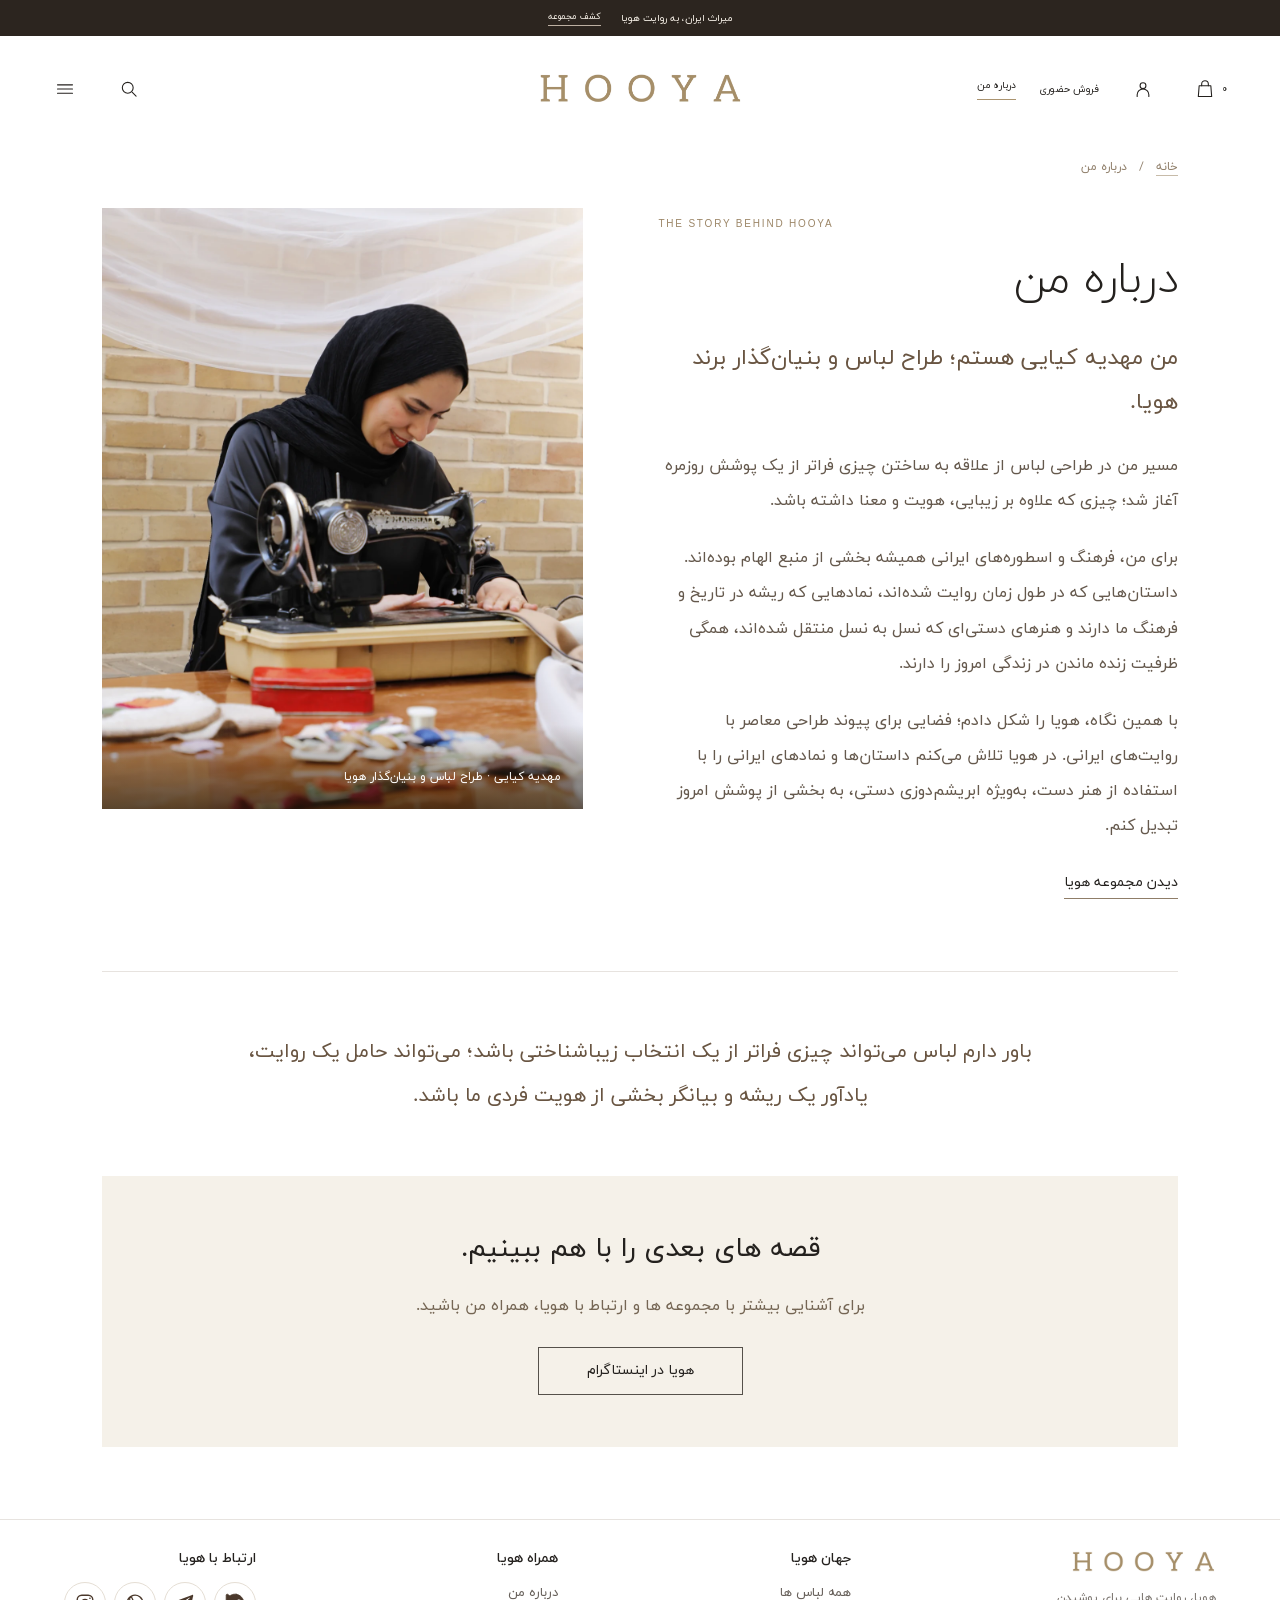
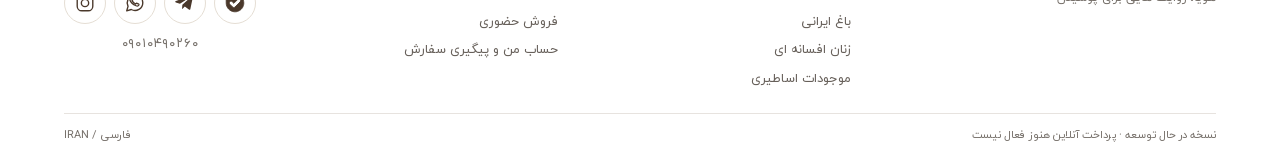
<file: docs/about.html>
<!doctype html>
<html lang="fa" dir="rtl"><head><meta charset="utf-8"><meta name="viewport" content="width=device-width,initial-scale=1"><meta name="theme-color" content="#ffffff"><meta name="description" content="مهدیه کیایی، طراح لباس و بنیان‌گذار هویا؛ پیوند طراحی معاصر با روایت‌های ایرانی و هنر ابریشم‌دوزی دستی."><title>درباره من | مهدیه کیایی، بنیان‌گذار هویا</title><link rel="preload" href="assets/fonts/iranyekan/iranyekanwebregular.woff2" as="font" type="font/woff2" crossorigin><style data-hooya-source="fonts.css">@font-face{font-family:IRANYekan;src:url('assets/fonts/iranyekan/iranyekanweblight.woff2') format('woff2');font-style:normal;font-weight:300;font-display:swap}
@font-face{font-family:IRANYekan;src:url('assets/fonts/iranyekan/iranyekanwebregular.woff2') format('woff2');font-style:normal;font-weight:400;font-display:swap}
@font-face{font-family:IRANYekan;src:url('assets/fonts/iranyekan/iranyekanwebmedium.woff') format('woff');font-style:normal;font-weight:500;font-display:swap}
@font-face{font-family:IRANYekan;src:url('assets/fonts/iranyekan/iranyekanwebbold.woff2') format('woff2');font-style:normal;font-weight:700;font-display:swap}
@font-face{font-family:IRANYekan;src:url('assets/fonts/iranyekan/iranyekanwebextrabold.woff') format('woff');font-style:normal;font-weight:800;font-display:swap}
</style><style data-hooya-source="styles.css">@font-face{font-family:Vazirmatn;src:url('assets/Vazirmatn.woff2') format('woff2');font-style:normal;font-weight:100 900;font-display:swap}
/* Shared catalog navigation and add-to-cart confirmation. */
.breadcrumbs{display:flex;align-items:center;gap:12px;padding-top:22px;color:#8b8176;font-size:10px}.breadcrumbs a:hover{color:#24211e}
[data-catalog="full"] .collection{padding-top:48px}[data-catalog="full"] .section-heading h1{font-size:32px;line-height:1.7}
.all-products-link{margin-top:38px}.added-dialog{max-width:420px;width:calc(100% - 32px);padding:45px 30px 27px}.added-dialog #added-title{color:#477451;font-size:13px;padding-left:12px}
#added-product{display:flex;align-items:center;gap:18px;margin:23px 0}#added-product .product-photo{width:75px;flex-shrink:0;aspect-ratio:2/3;object-fit:cover}#added-product h3{font-size:15px}#added-product p{font-size:11px;margin-top:10px;color:#777}
.added-dialog>.button{display:flex;align-items:center;justify-content:center;min-height:46px;width:100%;font-size:12px;background:#111;color:#fff}.continue-shopping{display:block;margin:18px auto 0;font-size:11px;border-bottom:1px solid #c1b5a5;padding-bottom:5px}
@media(max-width:600px){[data-catalog="full"] .collection{padding-top:34px}[data-catalog="full"] .section-heading h1{font-size:26px}.breadcrumbs{padding-top:15px;font-size:9px}.added-dialog{padding:42px 22px 25px}.added-dialog #added-title{font-size:12px}}
:root{--paper:#fff;--ink:#24211e;--muted:#77716b;--line:#e7e3df;--brown:#4a382b;--gold:#ab9470}*{box-sizing:border-box}html{scroll-behavior:smooth;scroll-padding-top:30px}body{margin:0;background:var(--paper);color:var(--ink);font:14px IRANYekan,Vazirmatn,Tahoma,sans-serif;-webkit-font-smoothing:antialiased}a{color:inherit;text-decoration:none}button,input{font:inherit}button{border:0;background:none;color:inherit;cursor:pointer}a,button{touch-action:manipulation;-webkit-tap-highlight-color:transparent}svg{display:block;fill:none;stroke:currentColor;stroke-width:1.3;stroke-linecap:round;stroke-linejoin:round}h1,h2,h3,p{margin:0}h1,h2,h3{font-weight:400}p{line-height:2.2}button:focus-visible,a:focus-visible,input:focus-visible{outline:2px solid var(--gold);outline-offset:5px}::selection{background:#e9dfcf}.skip{position:fixed;top:-100px;right:20px;z-index:100;padding:16px;background:white}.skip:focus{top:15px}.announcement{height:36px;background:#2c251f;color:#f7f1e8;display:flex;align-items:center;justify-content:center;gap:20px;font-size:10px}.announcement a{border-bottom:1px solid #bdb0a2;padding-bottom:2px;font-size:9px}.header{height:106px;display:grid;grid-template-columns:1fr auto 1fr;align-items:center;padding:0 3.5%;direction:ltr;background:#fff}.header-start,.header-end{display:flex;gap:24px;align-items:center}.header-end{justify-content:flex-end;direction:ltr}.icon-button{display:inline-flex;align-items:center;justify-content:center;gap:7px;padding:8px;min-height:40px;min-width:40px}.icon-button svg{width:20px;height:20px}.bag-button{direction:ltr}.bag-button span{font-size:10px}.brand{display:block;width:205px}.wordmark{width:100%;height:auto;stroke:none}.house-link{font-size:10px}.page-width{width:84%;max-width:1600px;margin-left:auto;margin-right:auto}.campaign{position:relative;isolation:isolate;overflow:hidden;background:#8d7356}.hero{height:calc(100svh - 184px);min-height:470px;max-height:820px}.campaign-image{position:absolute;inset:0;width:100%;height:100%;object-fit:cover;z-index:-2}.hero .campaign-image{object-position:center top}.campaign:after{content:'';position:absolute;inset:0;background:rgba(27,19,12,.22);z-index:-1}.campaign-copy{position:absolute;inset:0;display:flex;flex-direction:column;align-items:center;justify-content:center;text-align:center;color:white;padding:45px 25px}.eyebrow{display:block;color:var(--muted);font-size:10px;font-weight:400;letter-spacing:.8px;margin-bottom:15px}.campaign .eyebrow{color:#fff;font-size:11px;letter-spacing:.8px}.hero h1{font-size:clamp(36px,3.6vw,57px);line-height:1.75;font-weight:350}.campaign-link{display:inline-block;border-bottom:1px solid currentColor;padding:3px 0 7px;margin-top:28px;font-size:12px;color:inherit;transition:opacity .2s}.campaign-link:hover{opacity:.7}.campaign-caption{position:absolute;bottom:22px;left:25px;color:#f8f3ed;letter-spacing:1.8px;font-size:8px;font-family:Arial,sans-serif}.collection{padding:76px 0 82px;text-align:center}.section-heading{text-align:center;margin-bottom:28px}.section-heading .eyebrow{font-size:9px;letter-spacing:1.8px;color:#97846b;font-family:Arial,sans-serif}.section-heading h2,.about h2{font-size:30px;line-height:1.7}.section-heading p{font-size:12px;color:var(--muted);margin-top:12px}.collection-toolbar{display:flex;justify-content:center;margin-bottom:33px}.filters{display:flex;gap:35px;justify-content:center}.filters button{font-size:12px;padding:10px 1px;color:var(--muted);border-bottom:1px solid transparent}.filters button.selected{color:var(--ink);border-color:var(--ink)}.product-grid{display:grid;grid-template-columns:repeat(3,minmax(0,1fr));gap:24px;text-align:center}.product-card{min-width:0}.product-image-wrap{position:relative;background:#f5f2ed;overflow:hidden}.product-view{display:block;width:100%;padding:0}.product-photo{display:block;width:100%;aspect-ratio:2/3;background-image:url('assets/products.jpg');background-size:300% 100%;background-repeat:no-repeat;transition:transform .6s}.photo-0{background-position:0% center}.photo-1{background-position:50% center}.photo-2{background-position:100% center}.product-view:hover .product-photo{transform:scale(1.025)}.product-tag{position:absolute;top:14px;right:14px;font-size:8px;color:#584937;background:#ffffffd4;padding:4px 8px;pointer-events:none}.product-quick{position:absolute;left:14px;bottom:14px;border:1px solid #ffffffc4;border-radius:50%;width:32px;height:32px;display:grid;place-items:center;font-size:20px;font-weight:300;background:#ffffffd9}.product-quick:hover{background:white}.product-meta{margin-top:21px;display:flex;flex-direction:column;align-items:center;gap:12px}.product-name{font-size:17px;padding:0;margin-bottom:5px}.product-type{font-size:11px;color:var(--muted)}.product-bottom{margin-top:15px;font-size:11px}.product-bottom>span{display:none}.product-bottom button{padding:0 0 4px;border-bottom:1px solid #93816b;font-size:10px}.demo-label{font-size:9px;color:var(--muted);line-height:1.9}.collection-note{margin:30px 0 25px}.outline-button{display:inline-flex;justify-content:center;align-items:center;min-width:205px;min-height:48px;border:1px solid #55504a;padding:12px 25px;font-size:11px;transition:background .2s,color .2s}.outline-button:hover{background:#292520;color:white}.filter-status{font-size:12px;color:var(--muted);margin-bottom:24px}.filter-status:empty{display:none}.filter-clear{border-bottom:1px solid;font-size:10px;margin-right:16px;padding:0}.empty-state{padding:50px 15px;color:var(--muted);font-size:12px}.stories{padding:8px 0 78px}.stories .section-heading{margin-bottom:35px}.editorial-grid{display:grid;grid-template-columns:1fr 1fr;gap:27px}.editorial-card{min-width:0}.editorial-image{display:block;padding:0;width:100%;aspect-ratio:4/5;overflow:hidden;position:relative;background:#d1b999}.editorial-image img{height:100%;width:100%;object-fit:cover;object-position:74% center;transition:transform .7s}.editorial-image:hover img{transform:scale(1.025)}.rakhsh-image .product-photo{position:absolute;inset:0;width:100%;height:100%;aspect-ratio:auto;background-size:300% 100%}.editorial-copy{text-align:center;padding:25px 10px 0}.editorial-copy .eyebrow{font-size:10px;margin-bottom:8px}.editorial-copy h3{font-size:23px;line-height:1.8}.text-link{display:inline-block;padding:2px 0 6px;border-bottom:1px solid #8f7d68;font-size:11px;margin-top:16px}.story-discovery{border-top:1px solid var(--line);border-bottom:1px solid var(--line);margin-top:48px;padding:28px 0;display:flex;gap:20px;align-items:center;justify-content:space-between}.story-discovery>span{font-size:12px}.story-options{display:flex;gap:30px}.story-options button{font-size:11px;padding:6px 0;border-bottom:1px solid transparent}.story-options button:hover{border-color:var(--gold)}.craft{height:550px}.craft .campaign-image{object-position:center 52%}.craft:after{background:rgba(20,12,5,.37)}.craft h2{font-size:44px;line-height:1.8}.craft p{font-size:12px;margin-top:10px}.craft .campaign-link{margin-top:25px}.about{text-align:center;padding:85px 0 90px}.about .eyebrow{font-family:Arial,sans-serif;letter-spacing:1.8px;font-size:9px;color:#97846b}.about p{font-size:13px;max-width:660px;margin:22px auto 28px;line-height:2.4}.footer{border-top:1px solid var(--line);padding:48px 8% 25px}.footer-links{display:grid;grid-template-columns:1fr 1fr 1.4fr;gap:50px;padding-bottom:55px}.footer-links h3{font-size:13px;margin-bottom:22px}.footer-links a{display:block;max-width:max-content;font-size:11px;margin-top:12px;color:#67605a}.footer-links a:hover{text-decoration:underline}.footer-links p{font-size:10px;color:var(--muted);margin-top:12px}.footer-brand{width:250px;display:block;margin:10px auto 40px}.footer-brand svg{width:100%;height:auto;stroke:none}.footer-bottom{display:flex;justify-content:space-between;gap:20px;border-top:1px solid var(--line);padding-top:22px;font-size:9px;color:var(--muted)}dialog{border:1px solid var(--line);padding:48px;background:#fff;color:var(--ink);width:min(660px,90vw);max-height:90dvh;overflow-y:auto}dialog::backdrop{background:#16100a70;backdrop-filter:blur(3px)}.close{position:absolute;left:13px;top:9px;font-size:29px;font-weight:200;width:38px;height:38px}.menu-dialog{position:fixed;right:0;left:auto;top:0;margin:0;border:0;border-left:1px solid var(--line);height:100dvh;max-height:100dvh;width:min(460px,92vw);padding:65px 45px 35px}.menu-brand{display:block;width:190px;margin:10px 0 50px}.menu-brand svg{width:100%;height:auto;stroke:none}.menu-dialog nav a{display:flex;justify-content:space-between;font-size:20px;padding:17px 0}.menu-dialog nav a span{font-size:16px;color:var(--muted)}.menu-categories{display:flex;gap:25px;margin-top:25px;padding-top:28px;border-top:1px solid var(--line);font-size:12px;color:var(--muted)}.menu-instagram{display:block;text-align:right;margin-top:65px;font-size:10px;letter-spacing:1.3px}.search-dialog h2,.bag-dialog h2{font-size:27px;margin-bottom:30px}.search-dialog label{display:block;font-size:11px;margin-bottom:12px}.search-field{display:flex;gap:10px}.search-field input{border:1px solid var(--line);min-width:0;flex:1;padding:12px;font-size:12px;color:var(--ink)}.button{display:inline-flex;background:var(--brown);color:white;justify-content:center;align-items:center;min-height:47px;padding:12px 25px;font-size:12px}.button:hover{background:#292019}.product-dialog{width:min(860px,94vw);padding:0}.product-detail{display:grid;grid-template-columns:1fr 1fr;direction:ltr}.product-detail>.product-photo{height:100%;min-height:490px;aspect-ratio:auto;background-size:300% 100%}.product-detail-copy{padding:50px 30px 35px;direction:rtl}.product-detail-copy h2{font-size:29px}.product-detail-copy p{font-size:12px;margin:15px 0;color:var(--muted)}.product-detail-copy label{display:block;font-size:11px;margin:18px 0 10px}.sizes{display:flex;gap:8px}.sizes button{width:40px;height:36px;border:1px solid var(--line);font-size:11px}.sizes .selected{background:var(--brown);color:white;border-color:var(--brown)}.product-detail-copy>.button{margin-top:23px;width:100%;gap:12px}.product-detail-copy .demo-label{display:block;margin-top:15px}.bag-item{display:flex;justify-content:space-between;align-items:center;padding:20px 0;border-bottom:1px solid var(--line);gap:15px;font-size:12px}.bag-item small{display:block;color:var(--muted);margin-top:5px}.bag-item button{font-size:10px;text-decoration:underline}.bag-note{font-size:11px;color:var(--muted);margin-top:25px}.craft-dialog img{width:100%;aspect-ratio:16/9;object-fit:cover;margin-bottom:25px}.craft-dialog h2{font-size:27px}.craft-dialog p{font-size:12px;margin-top:15px;color:var(--muted)}.toast{position:fixed;bottom:25px;left:25px;background:var(--brown);color:#fff;padding:15px 24px;font-size:12px;z-index:50;opacity:0;transform:translateY(15px);transition:.25s;pointer-events:none}.toast.show{opacity:1;transform:translateY(0)}
@media(min-width:1700px){.hero{max-height:900px}.page-width{width:86%}.hero h1{font-size:62px}}
@media(max-width:1000px){.page-width{width:90%}.header{height:95px}.brand{width:180px}.header-start,.header-end{gap:13px}.house-link{display:none}.hero{height:60vw;min-height:440px}.hero h1{font-size:43px}.collection{padding:60px 0 65px}.product-grid{gap:17px}.story-discovery{flex-direction:column;gap:16px}.story-options{gap:28px}.craft{height:480px}.editorial-copy h3{font-size:21px}.footer{padding-left:5%;padding-right:5%}}
@media(max-width:600px){html{scroll-padding-top:18px}.announcement{height:30px;font-size:9px;gap:16px}.announcement a{font-size:8px}.header{height:86px;padding:0 4%;grid-template-columns:1fr auto 1fr}.header-start{gap:2px}.header-end{gap:0}.icon-button{padding:5px;min-width:32px}.icon-button svg{width:18px;height:18px}.brand{width:139px}.bag-button{gap:4px}.bag-button span{font-size:9px}.page-width{width:92%}.hero{height:calc(86svh - 116px);min-height:480px;max-height:680px}.hero .campaign-image{object-position:65% center}.hero:after{background:linear-gradient(0deg,rgba(27,19,12,.48),rgba(27,19,12,.1) 80%)}.campaign-copy{padding:30px 15px}.hero .campaign-copy{justify-content:flex-end;padding-bottom:67px}.hero h1{font-size:37px;line-height:1.7}.campaign .eyebrow{font-size:9px;margin-bottom:11px}.campaign-link{font-size:11px;margin-top:20px}.campaign-caption{bottom:18px;left:15px;font-size:6px;letter-spacing:1px}.collection{padding:48px 0 53px}.section-heading{margin-bottom:18px}.section-heading .eyebrow{font-size:8px;letter-spacing:1.3px;margin-bottom:10px}.section-heading h2,.about h2{font-size:25px}.section-heading p{font-size:10px;margin-top:8px}.collection-toolbar{margin-bottom:25px}.filters{gap:25px}.filters button{font-size:10px;padding:8px 0}.product-grid{gap:27px 12px;grid-template-columns:repeat(2,minmax(0,1fr))}.product-card:last-child:nth-child(odd){grid-column:1/-1;width:calc(50% - 6px);justify-self:center}.product-name{font-size:13px;margin-bottom:5px}.product-type{font-size:8px}.product-meta{margin-top:14px;gap:9px}.product-tag{right:8px;top:8px;font-size:7px;padding:3px 6px}.product-quick{width:27px;height:27px;left:9px;bottom:9px;font-size:18px}.product-bottom{margin-top:11px}.product-bottom button{font-size:9px}.collection-note{font-size:8px;margin-top:25px}.outline-button{font-size:10px;min-height:44px;min-width:190px}.stories{padding:0 0 50px}.stories .section-heading{margin-bottom:26px}.editorial-grid{gap:14px}.editorial-image{aspect-ratio:3/4}.simorgh-image img{object-position:72% center}.editorial-copy{padding:17px 1px 0}.editorial-copy .eyebrow{font-size:8px;margin-bottom:6px;letter-spacing:0}.editorial-copy h3{font-size:14px;line-height:1.9}.text-link{font-size:9px;margin-top:11px}.story-discovery{margin-top:30px;padding:23px 5px;gap:12px}.story-discovery>span{font-size:11px}.story-options{display:grid;grid-template-columns:1fr 1fr;text-align:center;width:100%;gap:6px 22px}.story-options button{font-size:10px;justify-self:center}.craft{height:420px}.craft h2{font-size:31px}.craft p{font-size:10px;margin-top:8px}.craft .campaign-image{object-position:43% center}.craft .campaign-copy{padding:35px 18px}.about{padding:55px 15px 60px}.about .eyebrow{font-size:8px}.about p{font-size:11px;line-height:2.3;margin:17px auto 25px}.about p br{display:none}.footer{padding:35px 6% 20px}.footer-links{grid-template-columns:1fr 1fr;gap:30px 20px;padding-bottom:35px}.footer-links>div:last-child{grid-column:1/-1}.footer-links h3{font-size:12px;margin-bottom:17px}.footer-links a{font-size:10px;margin-top:11px}.footer-links p{font-size:9px}.footer-brand{width:215px;margin:10px auto 30px}.footer-bottom{flex-direction:column;align-items:center;gap:12px;font-size:8px;text-align:center;padding-top:20px}dialog{padding:40px 23px}.menu-dialog{padding:55px 30px 35px}.menu-dialog nav a{font-size:18px}.menu-brand{width:170px;margin-bottom:35px}.search-dialog h2{font-size:22px}.search-field{flex-direction:column}.product-detail{grid-template-columns:1fr}.product-detail>.product-photo{height:390px;min-height:0;background-size:300% 100%}.product-detail-copy{padding:30px 25px}.product-detail-copy h2{font-size:25px}.product-dialog .close{background:#fff;z-index:2}.toast{right:6%;left:6%;bottom:15px;text-align:center;font-size:11px}.filter-status{font-size:10px}.craft-dialog h2{font-size:24px}}
@media(prefers-reduced-motion:reduce){html{scroll-behavior:auto}*,*:before,*:after{transition:none!important;animation:none!important}}
/* Catalog-driven product photos and prices. */
.collection-tabs{display:flex;justify-content:center;gap:8px 25px;flex-wrap:wrap;margin:0 auto 22px}.collection-tabs button{font-size:12px;color:#8c7b65;padding:10px 0;border-bottom:1px solid transparent;display:inline-flex;align-items:center;gap:7px}.collection-tabs button.selected{color:var(--ink);border-color:var(--brown)}.collection-tabs button>span{font-size:9px;color:#9d8e7c;min-width:13px}.collection-toolbar{align-items:center;gap:22px;margin-bottom:30px}.kind-label{font-size:9px;color:#a18f77}.collection-toolbar .filters{gap:20px}.collection-toolbar .filters button{font-size:10px}.collection-editorials{grid-template-columns:repeat(3,minmax(0,1fr));gap:23px}.collection-editorials .editorial-copy h3{font-size:22px}.collection-summary{color:#8a7a66;font-size:10px;margin-top:9px;line-height:2}.menu-dialog .menu-collections{margin:0 0 10px;padding-right:18px;border-right:1px solid #d4c7b4}.menu-dialog .menu-collections a{font-size:13px;padding:10px 0;color:#8f7a5b}.menu-dialog .menu-collections a:hover{color:var(--ink)}
@media(max-width:600px){.collection-tabs{gap:4px 17px;margin-bottom:19px}.collection-tabs button{font-size:10px;gap:5px;padding:8px 0}.collection-tabs button>span{font-size:8px}.collection-toolbar{gap:17px;margin-bottom:25px}.collection-toolbar .filters{gap:19px}.collection-toolbar .filters button{font-size:9px}.collection-editorials{grid-template-columns:repeat(2,minmax(0,1fr));gap:27px 14px}.collection-editorials .editorial-card:last-child{grid-column:1/-1;width:calc(50% - 7px);justify-self:center}.collection-editorials .editorial-copy h3{font-size:15px}.collection-summary{font-size:9px;margin-top:7px}.menu-dialog .menu-collections{padding-right:15px}.menu-dialog .menu-collections a{font-size:12px;padding:9px 0}}
.sr-only{position:absolute;width:1px;height:1px;padding:0;margin:-1px;overflow:hidden;clip:rect(0,0,0,0);white-space:nowrap;border:0}
.hero-slider .hero-track{position:absolute;inset:0;display:flex;direction:ltr;height:100%;z-index:-2;transition:transform .7s cubic-bezier(.22,.65,.28,1);will-change:transform}.hero-slide{flex:0 0 100%;min-width:100%;height:100%;direction:rtl}.slide-images{height:100%;display:grid;grid-template-columns:1.06fr 1fr;gap:3px}.slide-images img{width:100%;height:100%;min-width:0;object-fit:cover;object-position:center 35%}.hero.hero-slider:after{background:linear-gradient(90deg,rgba(25,17,9,.52),rgba(25,17,9,.28) 48%,transparent 65%);pointer-events:none}.hero-slider .campaign-copy{width:48%;right:auto;left:0;pointer-events:none}.hero-slider .campaign-link{pointer-events:auto}.slider-controls{position:absolute;bottom:19px;left:23px;right:23px;display:flex;align-items:center;justify-content:space-between;gap:15px;color:white;z-index:3;direction:rtl}.slider-arrows{display:flex;gap:8px}.slider-arrows button,.slider-pause{width:35px;height:35px;border:1px solid #ffffff70;background:#21180b24;display:grid;place-items:center;font:19px Arial;border-radius:50%;padding:0}.slider-arrows button:hover,.slider-pause:hover{background:#21180b70}.slider-pause svg{width:17px;height:17px;stroke:currentColor;stroke-width:1.4}.slider-pause .play-symbol{display:none}.slider-pause.is-paused .pause-symbol{display:none}.slider-pause.is-paused .play-symbol{display:block}.slider-dots{display:flex;gap:2px;position:absolute;left:50%;transform:translateX(-50%);direction:ltr}.slider-dots button{width:26px;height:35px;padding:0;display:grid;place-items:center}.slider-dots span{width:5px;height:5px;border-radius:10px;background:#ffffff80;transition:width .25s,background .25s}.slider-dots [aria-current=true] span{width:22px;background:white}.hero.hero-slider{touch-action:pan-y;overflow:clip}
@media(max-width:600px){.slide-images{grid-template-columns:1fr}.slide-detail{display:none}.hero-slider .campaign-copy{width:100%;right:0;left:0;padding-bottom:95px}.hero.hero-slider:after{background:linear-gradient(0deg,rgba(25,17,9,.62),rgba(25,17,9,.15) 65%,transparent)}.slider-controls{bottom:17px;left:17px;right:17px}.slide-images .slide-model{object-position:center 30%}.slider-arrows button,.slider-pause{width:32px;height:32px}}
@media(prefers-reduced-motion:reduce){.hero-slider .hero-track,.slider-dots span{transition:none}}
[hidden]{display:none!important}
.hero-images{display:grid;grid-template-columns:repeat(3,minmax(0,1fr));gap:4px}.hero-images img{width:100%;height:100%;min-width:0;object-fit:cover;object-position:center 30%}.hero .campaign-copy{text-shadow:0 1px 14px #0005}.hero:after{background:rgba(20,15,10,.30)}.editorial-card .real-product-image img{object-position:center 30%}.craft .real-craft-image{object-position:center 43%}.product-view>.custom-photo{object-position:center 35%}
.product-gallery{min-width:0;background:#f5f2ed;padding-bottom:20px;direction:rtl}.gallery-stage{height:min(62vh,560px);min-height:340px;position:relative}.gallery-image-slot{height:100%}.gallery-image-slot .product-photo{width:100%;height:100%;aspect-ratio:auto;object-fit:contain;background:none}.gallery-arrow{position:absolute;top:50%;transform:translateY(-50%);width:35px;height:35px;background:#fffffff0;border:1px solid #d7cec3;border-radius:50%;font:19px Arial;display:grid;place-items:center}.gallery-prev{right:13px}.gallery-next{left:13px}.gallery-toolbar{display:flex;align-items:center;justify-content:space-between;padding:17px 20px 13px;font-size:9px;color:#7c6f60;gap:12px}.gallery-count{white-space:nowrap;direction:rtl}.gallery-thumbnails{display:flex;justify-content:center;gap:9px;padding:0 15px}.gallery-thumbnails button{width:53px;height:70px;padding:3px;border:1px solid transparent;overflow:hidden}.gallery-thumbnails button.selected{border-color:#6b523a}.gallery-thumbnails img{display:block;width:100%;height:100%;object-fit:cover}.product-dialog .close{z-index:3;background:#ffffffdb}.product-gallery+.product-detail-copy{align-self:center}.product-detail-copy .product-description{line-height:2.15}.product-gallery~.product-detail-copy{max-width:100%}
@media(max-width:600px){.hero-images{grid-template-columns:1fr}.hero-images img{display:none}.hero-images img:nth-child(2){display:block;object-position:center 28%}.gallery-stage{height:440px;min-height:0}.gallery-toolbar{padding:15px 20px 10px}.gallery-thumbnails button{width:49px;height:64px}.product-gallery{padding-bottom:16px}.product-detail-copy{padding-top:25px}}
.product-view>.custom-photo{height:auto;aspect-ratio:2/3;object-fit:cover;background:none}.product-detail>.custom-photo{object-fit:cover;background:none;width:100%}.product-bottom>.catalog-price{display:block;margin-bottom:12px;font-size:11px;color:var(--brown)}.product-bottom>.catalog-price:empty{display:none}.product-description{white-space:pre-line}.product-detail-copy .detail-price{color:var(--brown);font-size:14px}.button:disabled{cursor:default;opacity:.55}.custom-photo{background-image:none}
/* Cards remain visible unless the scroll observer has been initialized. */
#product-grid .product-card.reveal-ready{opacity:0;transform:translateY(28px);transition:opacity .7s ease,transform .8s cubic-bezier(.2,.7,.2,1);transition-delay:var(--reveal-delay,0ms)}
#product-grid .product-card.reveal-ready.is-revealed{opacity:1;transform:none}
#product-grid .product-card.reveal-ready:focus-within{opacity:1;transform:none;transition:none}
@media(prefers-reduced-motion:reduce){#product-grid .product-card.reveal-ready{opacity:1;transform:none;transition:none}}

/* Compact desktop cards; mobile keeps its existing two-column layout. */
@media(min-width:1024px){.latest-products .product-grid{width:100%;max-width:1100px;grid-template-columns:repeat(4,minmax(0,1fr));margin-inline:auto}[data-catalog="full"] .product-grid{grid-template-columns:repeat(4,minmax(0,1fr));gap:32px 22px}.collection .product-meta{margin-top:16px;gap:0}.collection .product-name{margin-bottom:0}.collection .product-bottom{margin-top:12px}}
@media(min-width:601px) and (max-width:1023px){.latest-products .product-grid{grid-template-columns:repeat(2,minmax(0,1fr));max-width:720px;margin-inline:auto}}

/* Initial HTML cards remain usable while scripts and live catalog load. */
.product-bottom>a{font-size:11px;border-bottom:1px solid #a18a68;padding-bottom:6px}.product-quick{display:grid;place-items:center}.product-view{display:block}
@media(max-width:600px){.product-bottom>a{font-size:9px}}

/* A failed detail request falls back to the already loaded campaign photograph. */
.slide-images>.slide-detail{width:100%;height:100%;min-width:0;background-size:cover;background-position:center 35%;background-repeat:no-repeat}
</style><style data-hooya-source="about.css">.breadcrumbs{display:flex;gap:12px;align-items:center;padding:16px 0 32px;color:#91806c;font-size:12px}.breadcrumbs a{border-bottom:1px solid #c7bba9}
.bio-intro{display:grid;grid-template-columns:1.08fr 1fr;grid-template-areas:"heading photo" "story photo";column-gap:7%;align-items:start;padding-bottom:72px}
.bio-heading{grid-area:heading;padding:10px 0 0}.bio-heading .eyebrow{font:10px Arial,sans-serif;letter-spacing:1.8px;color:#9c8667}.bio-heading h1{font-size:44px;font-weight:300;line-height:1.7;margin-top:9px}.bio-lead{font-size:22px;line-height:2;color:#695542;margin:18px 0 24px}
.bio-story{grid-area:story}.bio-story p{font-size:16px;line-height:2.2;color:#65594d;margin:0 0 22px}.bio-story .text-link{font-size:14px;margin-top:4px}
.bio-image{grid-area:photo;margin:0;position:relative;aspect-ratio:4/5;align-self:start;background:#eae2d7;overflow:hidden}.bio-image img{display:block;width:100%;height:100%;object-fit:cover;object-position:center 55%}.bio-image figcaption{position:absolute;bottom:0;right:0;left:0;padding:40px 22px 20px;font-size:12px;line-height:2;color:#fff;background:linear-gradient(transparent,#1f180ca6)}
.bio-statement{border-top:1px solid var(--line);padding:58px 10%;text-align:center}.bio-statement p{max-width:800px;margin:auto;font-size:20px;color:#695542;line-height:2.2}
.bio-contact{text-align:center;background:#f5f1e9;padding:48px 25px 52px;margin-bottom:72px}.bio-contact h2{font-size:27px;line-height:1.9}.bio-contact p{font-size:16px;color:#756654;margin:15px 0 25px;line-height:2}.bio-contact .outline-button{font-size:14px}
.about-page .house-link[aria-current=page]{border-bottom:1px solid #ab9470;padding-bottom:6px}
@media(max-width:900px){.bio-intro{column-gap:5%;grid-template-columns:1.1fr 1fr}.bio-heading h1{font-size:36px}.bio-lead{font-size:20px}.bio-image{aspect-ratio:3/4}.bio-story p{line-height:2.1}.bio-statement{padding:45px 6%}.bio-statement p{font-size:18px}}
@media(max-width:650px){.breadcrumbs{padding:8px 0 24px}.bio-intro{grid-template-columns:1fr;grid-template-areas:"heading" "photo" "story";row-gap:26px;padding-bottom:42px}.bio-heading{padding:0 4%}.bio-heading h1{font-size:34px}.bio-lead{font-size:20px;line-height:2;margin:13px 0 0}.bio-image{width:100%;aspect-ratio:4/5}.bio-image figcaption{padding:35px 18px 15px;font-size:12px}.bio-story{padding:0 4%}.bio-story p{font-size:16px;line-height:2.15;margin-bottom:22px}.bio-statement{padding:36px 6%}.bio-statement p{font-size:18px;line-height:2.1}.bio-contact{padding:32px 20px 38px;margin-bottom:42px}.bio-contact h2{font-size:22px}.bio-contact p{font-size:14px}}
</style><style data-hooya-source="footer.css">/* Shared compact footer and locally served messenger marks. */
.footer.footer-compact{padding:28px max(5%,calc((100% - 1280px)/2)) 14px;background:#fff;border-top:1px solid #e7e3df;color:#24211e}
.footer-main{display:grid;grid-template-columns:1fr 1.7fr auto;gap:35px;align-items:start;padding-bottom:22px}
.footer-compact .footer-brand{display:block;width:145px;margin:2px 0 14px}.footer-compact .footer-brand svg{display:block;width:100%;height:auto;stroke:none}
.footer-identity p{font-size:12px;line-height:1.8;color:#77716b}
.footer-navigation{display:grid;grid-template-columns:1fr 1fr;gap:26px}.footer-navigation h3,.footer-contact h3{font-size:14px;font-weight:500;margin:0 0 12px;line-height:1.6}
.footer-navigation a{display:block;width:fit-content;font-size:13px;color:#67605a;line-height:1.8;margin:5px 0 0}.footer-navigation a:hover{text-decoration:underline;text-underline-offset:4px}
.footer-compact .footer-bottom{display:flex;flex-direction:row;justify-content:space-between;align-items:center;gap:12px;border-top:1px solid #e7e3df;padding-top:12px;font-size:11px;color:#77716b;line-height:1.8}
.footer-phone{font-size:13px;color:#77716b;letter-spacing:.8px;line-height:1.6;margin:10px 0 0;text-align:center}
.social-links{display:flex;align-items:center;gap:8px;direction:ltr}
.social-links .social-link{display:inline-flex;align-items:center;justify-content:center;flex:none;width:42px;height:42px;min-width:42px;padding:9px;margin:0;border:1px solid #e5ded4;border-radius:50%;background:#fff;color:#4a382b;cursor:pointer;box-sizing:border-box;transition:background .2s,border-color .2s;list-style:none}
.social-links .social-link:hover,.social-bale[open]>summary{background:#f6f1e9;border-color:#ab9470}.social-links .social-link:focus-visible{outline:2px solid #ab9470;outline-offset:4px}
.social-link svg,.social-link img{display:block;width:22px;height:22px;flex:none;object-fit:contain}.social-link svg{fill:none;stroke:currentColor;stroke-width:1.5;stroke-linecap:round;stroke-linejoin:round}.social-link::-webkit-details-marker{display:none}
.social-bale{position:relative;direction:rtl}.social-popover{position:absolute;bottom:calc(100% + 12px);right:0;width:235px;padding:18px;border:1px solid #e5ded4;border-radius:8px;background:#fff;box-shadow:0 8px 28px #35271c14;z-index:30;font:14px IRANYekan,Tahoma,sans-serif;text-align:right;color:#24211e}
.social-popover strong{font-size:15px;font-weight:500}.social-popover p{font-size:13px;color:#77716b;line-height:1.9;margin:7px 0 10px}.social-popover input{font:16px IRANYekan,Tahoma,sans-serif;width:100%;border:1px solid #e7e3df;border-radius:3px;padding:8px;background:#faf8f4;box-sizing:border-box;color:#24211e;text-align:center}
.social-popover button{font:13px IRANYekan,Tahoma,sans-serif;padding:8px 12px;min-height:38px;border:1px solid #d9cdbb;border-radius:3px;background:#f6f1e9;color:#4a382b;cursor:pointer;margin-top:10px}.social-popover>a{display:inline-block;font-size:13px;margin-right:12px;border-bottom:1px solid #ab9470;line-height:1.8}.social-copy-status{display:block;font-size:12px;color:#67605a;line-height:1.7;margin-top:7px}
.footer-mini{display:flex;justify-content:space-between;align-items:center;flex-wrap:wrap;gap:16px;padding:18px 5%;border-top:1px solid #e7e3df;color:#77716b;font-size:13px}.footer-mini>div:first-child{display:flex;align-items:center;flex-wrap:wrap;gap:18px}.footer-mini .social-link{width:38px;height:38px;min-width:38px;padding:8px}
@media(max-width:900px){.footer-main{grid-template-columns:1fr 1.6fr;gap:24px}.footer-contact{grid-column:1/-1;display:flex;align-items:center;gap:20px}.footer-contact h3{margin:0}.footer-contact .footer-phone{margin:0}.footer-compact .footer-brand{width:135px}}
@media(max-width:600px){.footer.footer-compact{padding:22px 5% 13px}.footer-main{grid-template-columns:1fr auto;gap:20px 12px;padding-bottom:18px}.footer-identity{grid-column:1;grid-row:1}.footer-compact .footer-brand{width:112px;margin:5px 0 10px}.footer-identity p{max-width:125px;font-size:11px;line-height:1.9}.footer-contact{grid-column:2;grid-row:1;display:block}.footer-contact h3{font-size:12px;text-align:center;margin-bottom:8px}.footer-contact .footer-phone{font-size:12px;margin-top:8px}.footer-navigation{grid-column:1/-1;grid-row:2;gap:20px}.footer-navigation h3{font-size:13px;margin-bottom:8px}.footer-navigation a{font-size:12px;margin-top:4px}.social-links{gap:6px}.social-links .social-link{width:36px;height:36px;min-width:36px;padding:7px}.social-link svg,.social-link img{width:20px;height:20px}.footer-compact .footer-bottom{align-items:start;gap:12px;font-size:10px;text-align:right;padding-top:11px}.footer-compact .footer-bottom>span:first-child{max-width:225px}.footer-mini{padding:16px 5%;font-size:12px;gap:14px}.social-popover{width:225px}}
@media(prefers-reduced-motion:reduce){.social-links .social-link{transition:none}}
@media(max-width:600px){.social-popover{position:fixed;bottom:20px;left:5%;right:5%;width:auto;max-width:340px;margin-inline:auto}}
</style></head>
<body class="about-page"><svg aria-hidden="true" style="position:absolute;width:0;height:0;overflow:hidden"><defs><symbol id="hooya-logo-image" viewBox="0 0 2048 2048"><image href="[data-uri]" width="2048" height="2048"/></symbol></defs></svg><a class="skip" href="#main">رفتن به محتوای اصلی</a><div class="announcement"><span>میراث ایران، به روایت هویا</span><a href="products.html">کشف مجموعه</a></div>
<header class="header">
 <div class="header-start"><button class="icon-button" id="menu-open" aria-label="باز کردن فهرست"><svg viewBox="0 0 24 24"><path d="M3 7h18M3 12h18M3 17h18"/></svg></button><a class="icon-button" href="products.html?search=1" aria-label="جستجوی لباس"><svg viewBox="0 0 24 24"><circle cx="10.5" cy="10.5" r="6.5"/><path d="m16 16 4.5 4.5"/></svg></a></div>
 <a class="brand" href="./" aria-label="هویا، خانه"><svg class="wordmark" viewBox="220 900 1610 270" role="img" aria-label="HOOYA"><use href="#hooya-logo-image" width="2048" height="2048"/></svg></a>
 <div class="header-end"><a class="house-link" href="about.html" aria-current="page">درباره من</a><a class="house-link store-link" href="contact.html">فروش حضوری</a><a class="icon-button" data-account-header href="account.html" aria-label="حساب من و پیگیری سفارش"><svg viewBox="0 0 24 24"><circle cx="12" cy="8" r="3.5"/><path d="M5 21v-2a7 7 0 0 1 14 0v2"/></svg></a><a class="icon-button bag-button" id="bag-open" href="cart.html" aria-label="سبد خرید"><svg viewBox="0 0 24 24"><path d="M5 8h14l1 13H4L5 8Z"/><path d="M8 8V6a4 4 0 0 1 8 0v2"/></svg><span id="bag-count">۰</span></a></div>
</header>
<main id="main"><nav class="breadcrumbs page-width" aria-label="مسیر صفحه"><a href="./">خانه</a><span aria-hidden="true">/</span><span aria-current="page">درباره من</span></nav>
 <section class="bio-intro page-width" aria-labelledby="about-title">
  <header class="bio-heading"><span class="eyebrow" dir="ltr">THE STORY BEHIND HOOYA</span><h1 id="about-title">درباره من</h1><p class="bio-lead">من مهدیه کیایی هستم؛ طراح لباس و بنیان‌گذار برند هویا.</p></header>
  <figure class="bio-image"><img src="assets/about/mahdieh-kiaei.webp" width="1200" height="1800" alt="مهدیه کیایی، طراح لباس و بنیان‌گذار هویا، در حال دوخت با چرخ خیاطی" fetchpriority="high"><figcaption>مهدیه کیایی · طراح لباس و بنیان‌گذار هویا</figcaption></figure>
  <div class="bio-story"><p>مسیر من در طراحی لباس از علاقه به ساختن چیزی فراتر از یک پوشش روزمره آغاز شد؛ چیزی که علاوه بر زیبایی، هویت و معنا داشته باشد.</p><p>برای من، فرهنگ و اسطوره‌های ایرانی همیشه بخشی از منبع الهام بوده‌اند. داستان‌هایی که در طول زمان روایت شده‌اند، نمادهایی که ریشه در تاریخ و فرهنگ ما دارند و هنرهای دستی‌ای که نسل به نسل منتقل شده‌اند، همگی ظرفیت زنده ماندن در زندگی امروز را دارند.</p><p>با همین نگاه، هویا را شکل دادم؛ فضایی برای پیوند طراحی معاصر با روایت‌های ایرانی. در هویا تلاش می‌کنم داستان‌ها و نمادهای ایرانی را با استفاده از هنر دست، به‌ویژه ابریشم‌دوزی دستی، به بخشی از پوشش امروز تبدیل کنم.</p><a class="text-link" href="products.html">دیدن مجموعه هویا</a></div>
 </section>
 <section class="bio-statement page-width" aria-label="نگاه من به لباس"><p>باور دارم لباس می‌تواند چیزی فراتر از یک انتخاب زیباشناختی باشد؛ می‌تواند حامل یک روایت، یادآور یک ریشه و بیانگر بخشی از هویت فردی ما باشد.</p></section>
 <section class="bio-contact page-width"><h2>قصه های بعدی را با هم ببینیم.</h2><p>برای آشنایی بیشتر با مجموعه ها و ارتباط با هویا، همراه من باشید.</p><a class="outline-button" href="https://www.instagram.com/hooya.mode/" target="_blank" rel="noopener noreferrer">هویا در اینستاگرام</a></section>
</main><footer class="footer footer-compact" id="site-footer">
 <div class="footer-main">
  <div class="footer-identity"><a class="footer-brand" href="index.html" aria-label="هویا، خانه"><svg viewBox="220 900 1610 270" role="img" aria-label="HOOYA"><use href="#hooya-logo-image" width="2048" height="2048"/></svg></a><p>هویا، روایت هایی برای پوشیدن</p></div>
  <nav class="footer-navigation" aria-label="دسترسی سریع"><div><h3>جهان هویا</h3><a href="products.html">همه لباس ها</a><a href="products.html?collection=persian-garden#collection">باغ ایرانی</a><a href="products.html?collection=legendary-women#collection">زنان افسانه ای</a><a href="products.html?collection=mythical-creatures#collection">موجودات اساطیری</a></div><div><h3>همراه هویا</h3><a href="about.html">درباره من</a><a href="contact.html#stores">فروش حضوری</a><a href="account.html" data-account-link>حساب من و پیگیری سفارش</a></div></nav>
  <div class="footer-contact"><h3>ارتباط با هویا</h3><div class="social-links" aria-label="هویا در شبکه های اجتماعی">
 <a class="social-link" href="https://www.instagram.com/hooya.mode/" target="_blank" rel="noopener noreferrer" aria-label="اینستاگرام هویا" title="اینستاگرام"><svg viewBox="0 0 24 24" aria-hidden="true"><rect x="3.5" y="3.5" width="17" height="17" rx="5"/><circle cx="12" cy="12" r="4"/><circle cx="17.4" cy="6.8" r=".9" fill="currentColor" stroke="none"/></svg></a>
 <a class="social-link" href="https://wa.me/989010490260" target="_blank" rel="noopener noreferrer" aria-label="واتساپ هویا، ۰۹۰۱۰۴۹۰۲۶۰" title="واتساپ"><svg viewBox="0 0 24 24" aria-hidden="true"><path d="M20.5 11.7a8.5 8.5 0 0 1-12.6 7.4L3 20.5l1.4-4.8a8.5 8.5 0 1 1 16.1-4Z"/><path d="m8 7.5 1.5 3-1 1c1.1 2 2.2 3.1 4.3 4l1.1-1.1 2.7 1.3c.4.2.4.5.2 1-.7 1.4-2.2 1.4-3.5.9-3.6-1.4-6.6-4.5-7.5-7.2-.4-1.3-.1-2.4.8-3 .5-.3 1-.4 1.4.1Z" transform="translate(1 -1) scale(.91)"/></svg></a>
 <a class="social-link" href="https://t.me/+989010490260" target="_blank" rel="noopener noreferrer" aria-label="تلگرام هویا، ۰۹۰۱۰۴۹۰۲۶۰" title="تلگرام"><svg viewBox="0 0 24 24" aria-hidden="true"><path d="m20.8 4.3-3.2 15.1c-.2 1.1-.9 1.3-1.8.8l-4.9-3.6-2.4 2.3c-.3.3-.5.5-1 .5l.4-5 9.1-8.2c.4-.4-.1-.6-.7-.2L5 13.1 0 11.5c-1.1-.3-1.1-1.1.2-1.6L19.7 2.4c.9-.3 1.6.2 1.3 1.9Z" transform="translate(2 1) scale(.9)" fill="currentColor" stroke="none"/></svg></a>
 <details class="social-bale"><summary class="social-link" aria-label="بله هویا، نمایش شماره تماس" title="بله"><svg aria-hidden="true" xmlns="http://www.w3.org/2000/svg" viewBox="50 0 40 40"><path d="M72.2139 4.1563C72.2051 4.15482 72.1962 4.15433 72.1878 4.15285C71.9482 4.12031 71.707 4.09171 71.464 4.06952C71.3821 4.06213 71.2993 4.0572 71.2169 4.05079C71.0409 4.03747 70.8649 4.02465 70.6869 4.01726C70.5631 4.01183 70.4383 4.01035 70.3141 4.00789C70.2091 4.00592 70.1055 4 70 4C69.9522 4 69.9043 4.00247 69.8565 4.00296C69.8235 4.00345 69.7909 4.00148 69.7579 4.00197C69.6864 4.00296 69.6159 4.0074 69.5449 4.00937C69.4423 4.01233 69.3393 4.01529 69.2367 4.01972C69.1253 4.02515 69.0148 4.03205 68.9039 4.03994C68.8018 4.04684 68.7002 4.05374 68.5987 4.06262C68.4882 4.07248 68.3787 4.08382 68.2688 4.09565C68.1687 4.1065 68.0681 4.11686 67.9685 4.12968C67.859 4.14348 67.7506 4.15975 67.6416 4.17553C67.5425 4.19032 67.4434 4.20413 67.3452 4.22089C67.2368 4.23914 67.1298 4.25935 67.0223 4.27957C66.9247 4.29781 66.827 4.31556 66.7304 4.33578C66.6229 4.35797 66.5169 4.38262 66.4104 4.40727C66.3147 4.42897 66.2191 4.45017 66.1244 4.47384C66.0174 4.50046 65.9119 4.52955 65.8059 4.55815C65.7127 4.5833 65.619 4.60795 65.5268 4.63458C65.4212 4.66515 65.3172 4.69818 65.2132 4.73122C65.1215 4.75982 65.0297 4.78792 64.9385 4.818C64.835 4.85251 64.7324 4.88998 64.6299 4.92647C64.5396 4.95852 64.4494 4.98958 64.3601 5.02311C64.2576 5.06206 64.156 5.10348 64.0539 5.14441C63.9671 5.17941 63.8794 5.21294 63.7931 5.24943C63.69 5.29282 63.589 5.33917 63.4874 5.38453C63.4036 5.422 63.3192 5.458 63.2359 5.49695C63.1343 5.54428 63.0342 5.59507 62.9337 5.64438C62.8528 5.68431 62.7709 5.72277 62.6906 5.76419C62.5895 5.81646 62.4899 5.87119 62.3903 5.92542C62.3124 5.96783 62.2335 6.00826 62.1566 6.05165C62.054 6.10934 61.9539 6.16998 61.8528 6.23014C61.7803 6.27304 61.7074 6.31445 61.6359 6.35834C61.5269 6.42539 61.4204 6.49541 61.3129 6.56493C61.2513 6.60487 60.6329 7.02743 60.6329 7.02743C60.6329 7.02743 57.7178 4.80616 56.5547 4.20018C55.3915 3.59421 54 4.43834 54 5.74989V8.70336V19.6933C54 19.7983 54 19.9014 54 20C54 28.4822 60.6014 35.4182 68.9463 35.9615C68.9946 35.965 69.0424 35.9694 69.0908 35.9724C69.251 35.9813 69.4127 35.9847 69.574 35.9892C69.6741 35.9921 69.7727 35.9985 69.8733 35.9995C69.8945 35.9995 69.9157 35.9985 69.9369 35.9985C69.9581 35.9985 69.9793 36 70.001 36C70.1213 36 70.2396 35.9936 70.3595 35.9911C70.4941 35.9882 70.6292 35.9872 70.7633 35.9808C70.9033 35.9744 71.0424 35.9625 71.1814 35.9522C71.3141 35.9423 71.4467 35.9349 71.5784 35.9221C71.7164 35.9088 71.853 35.8896 71.9901 35.8728C72.1207 35.8565 72.2524 35.8422 72.3826 35.823C72.5182 35.8028 72.6518 35.7771 72.7864 35.754C72.9156 35.7313 73.0448 35.7106 73.173 35.6849C73.3071 35.6578 73.4392 35.6258 73.5719 35.5957C73.6981 35.5671 73.8248 35.54 73.9496 35.5084C74.0812 35.4749 74.2109 35.4364 74.3411 35.3999C74.4649 35.3649 74.5891 35.3324 74.7114 35.2949C74.8406 35.255 74.9673 35.2106 75.095 35.1677C75.2158 35.1273 75.3381 35.0883 75.4574 35.0449C75.5837 34.9991 75.7074 34.9488 75.8322 34.9C75.9505 34.8536 76.0698 34.8092 76.1872 34.7599C76.3105 34.7082 76.4313 34.652 76.5526 34.5972C76.6679 34.5455 76.7843 34.4957 76.8982 34.4409C77.018 34.3837 77.1354 34.3216 77.2532 34.2614C77.3661 34.2038 77.48 34.1485 77.591 34.0884C77.7069 34.0258 77.8198 33.9587 77.9337 33.8936C78.0436 33.8305 78.1551 33.7694 78.2636 33.7038C78.3765 33.6357 78.4864 33.5633 78.5974 33.4923C78.7034 33.4247 78.8109 33.3586 78.9154 33.2886C79.0249 33.2152 79.1309 33.1373 79.2384 33.0608C79.3409 32.9884 79.4445 32.9173 79.5451 32.8429C79.6506 32.764 79.7531 32.6812 79.8567 32.6003C79.9553 32.5229 80.0549 32.448 80.1516 32.3686C80.2541 32.2843 80.3532 32.196 80.4533 32.1092C80.547 32.0284 80.6427 31.949 80.7344 31.8656C80.833 31.7764 80.9282 31.6827 81.0248 31.591C81.1141 31.5062 81.2053 31.4229 81.2925 31.3356C81.3867 31.2414 81.4775 31.1438 81.5692 31.0471C81.6545 30.9579 81.7413 30.8706 81.8246 30.7794C81.9143 30.6808 82.0001 30.5787 82.0874 30.4777C82.1683 30.3845 82.2511 30.2933 82.3295 30.1981C82.4143 30.096 82.4947 29.99 82.5765 29.8855C82.6535 29.7879 82.7323 29.6922 82.8068 29.5926C82.8862 29.4866 82.9611 29.3771 83.0381 29.2692C83.1105 29.1676 83.185 29.0675 83.2545 28.9644C83.3295 28.854 83.3995 28.7401 83.472 28.6277C83.539 28.5231 83.6081 28.4206 83.6727 28.3146C83.7422 28.2007 83.8068 28.0833 83.8738 27.967C83.936 27.859 84.0006 27.7525 84.0602 27.643C84.1248 27.5237 84.185 27.4019 84.2466 27.2806C84.3028 27.1712 84.361 27.0632 84.4147 26.9522C84.4749 26.828 84.5291 26.7008 84.5863 26.575C84.6366 26.4641 84.6894 26.3541 84.7367 26.2417C84.791 26.1135 84.8398 25.9824 84.8911 25.8527C84.9354 25.7398 84.9828 25.6284 85.0247 25.514C85.0735 25.3813 85.1164 25.2457 85.1618 25.1111C85.2002 24.9967 85.2416 24.8843 85.2776 24.7689C85.3205 24.6314 85.3575 24.4913 85.3965 24.3523C85.429 24.2374 85.4645 24.124 85.4941 24.0081C85.5311 23.8656 85.5612 23.7212 85.5942 23.5772C85.6203 23.4618 85.6499 23.3484 85.6736 23.232C85.7042 23.0841 85.7278 22.9342 85.754 22.7848C85.7742 22.6704 85.7973 22.5575 85.8151 22.4427C85.8393 22.2854 85.8565 22.1261 85.8757 21.9678C85.8891 21.8584 85.9063 21.7504 85.9172 21.6399C85.9354 21.4619 85.9463 21.2815 85.9581 21.1015C85.9645 21.0093 85.9744 20.9181 85.9793 20.8254C85.9926 20.5665 85.9985 20.3057 85.999 20.0434C85.999 20.0291 86 20.0148 86 20C86.001 11.9152 80.0026 5.23464 72.2139 4.1563ZM79.3404 17.9528L70.0503 27.2431C69.4404 27.8526 68.6416 28.1573 67.8423 28.1573C67.043 28.1573 66.2442 27.8526 65.6343 27.2431L60.6605 22.2691C59.4412 21.0497 59.4412 19.073 60.6605 17.8537C61.8799 16.6348 63.8567 16.6348 65.0761 17.8537L67.8428 20.6203L74.9254 13.5374C76.1448 12.3185 78.1215 12.3185 79.3409 13.5374C80.5598 14.7572 80.5598 16.7334 79.3404 17.9528Z" fill="#4a382b"/></svg></summary><div class="social-popover"><strong>ارتباط در بله</strong><p>با این شماره در بله به هویا پیام بده.</p><input aria-label="شماره بله هویا" value="09010490260" dir="ltr" readonly><button type="button" data-copy-social-number>کپی شماره</button><a href="https://web.bale.ai/" target="_blank" rel="noopener noreferrer">باز کردن بله</a><span class="social-copy-status" role="status"></span></div></details>
</div>
<p class="footer-phone" dir="ltr">۰۹۰۱۰۴۹۰۲۶۰</p></div>
 </div>
 <div class="footer-bottom"><span>نسخه در حال توسعه · پرداخت آنلاین هنوز فعال نیست</span><span dir="ltr">IRAN / فارسی</span></div>
</footer>
<dialog id="menu-dialog" class="menu-dialog" aria-label="فهرست اصلی"><form method="dialog"><button class="close" aria-label="بستن فهرست">×</button></form><a class="menu-brand" href="./#" aria-label="هویا، خانه"><svg class="wordmark" viewBox="220 900 1610 270" role="img" aria-label="HOOYA"><use href="#hooya-logo-image" width="2048" height="2048"/></svg></a><nav aria-label="ناوبری اصلی"><a href="products.html">مجموعه لباس‌ها <span>←</span></a><a href="./#stories">جهان هویا <span>←</span></a><div class="menu-collections" aria-label="کالکشن های هویا"><a href="products.html?collection=persian-garden#collection" data-collection="persian-garden">باغ ایرانی</a><a href="products.html?collection=legendary-women#collection" data-collection="legendary-women">زنان افسانه ای</a><a href="products.html?collection=mythical-creatures#collection" data-collection="mythical-creatures">موجودات اساطیری</a></div><a href="./#craft">آتلیه هویا <span>←</span></a><a href="about.html">درباره من <span>←</span></a><a href="contact.html">فروشگاه ها و ارتباط <span>←</span></a></nav><div class="menu-categories"><a href="products.html?kind=vest" data-category="vest">وست</a></div><a class="menu-instagram" href="https://www.instagram.com/hooya.mode/" target="_blank" rel="noopener noreferrer" dir="ltr">INSTAGRAM ↗</a></dialog><script data-hooya-footer>(()=>{
 document.querySelectorAll('[data-copy-social-number]').forEach(button=>button.addEventListener('click',async()=>{
  const panel=button.closest('.social-popover'),number=panel.querySelector('input'),status=panel.querySelector('.social-copy-status');
  try{await navigator.clipboard.writeText(number.value);status.textContent='شماره کپی شد.';}catch{number.focus();number.select();status.textContent='شماره را انتخاب و کپی کن.';}
 }));
 document.addEventListener('click',event=>document.querySelectorAll('.social-bale[open]').forEach(details=>{if(!details.contains(event.target))details.removeAttribute('open');}));
 document.addEventListener('keydown',event=>{if(event.key==='Escape')document.querySelectorAll('.social-bale[open]').forEach(details=>{details.removeAttribute('open');details.querySelector('summary').focus();});});
})();
</script>
<script data-hooya-media>/* Keep the embedded preview visible until the full photograph really loads. */
(()=>{
 const observed=new WeakSet(),queue=[];let active=0;
 const local=value=>{try{const url=new URL(value,document.baseURI);return url.origin===location.origin&&/\/assets\//.test(url.pathname)?url:null;}catch{return null;}};
 function pump(){
  while(active<2&&queue.length){const {element,source,background}=queue.shift();if(!element.isConnected)continue;active++;
   let attempt=0;const load=()=>{
    const url=local(source);if(!url){active--;pump();return;}if(attempt)url.searchParams.set('_media_retry','1');
    const image=new Image();image.decoding='async';
    let finished=false;const timeout=setTimeout(()=>failed(),7000);
    const finish=()=>{if(finished)return false;finished=true;clearTimeout(timeout);image.onload=image.onerror=null;return true;};
    const failed=()=>{if(!finish())return;image.src='';if(attempt++===0)load();else{active--;pump();}};
    image.onload=()=>{if(!finish())return;if(image.naturalWidth&&element.isConnected){if(background)element.style.backgroundImage='url('+JSON.stringify(url.href)+')';else element.src=url.href;}active--;pump();};
    image.onerror=failed;image.src=url.href;
   };load();
  }
 }
 function enqueue(element){const background=element.hasAttribute('data-full-background'),source=element.getAttribute(background?'data-full-background':'data-full-src');if(!source)return;queue.push({element,source,background});pump();}
 const observer='IntersectionObserver' in window?new IntersectionObserver(entries=>entries.forEach(entry=>{if(entry.isIntersecting){observer.unobserve(entry.target);enqueue(entry.target);}}),{rootMargin:'100px'}):null;
 function watch(element){
  if(observed.has(element))return;observed.add(element);
  if(element.hasAttribute('data-full-src')||element.hasAttribute('data-full-background')){if(observer)observer.observe(element);else enqueue(element);return;}
  if(element.tagName==='IMG'){
   let retried=false;const retry=()=>{const url=local(element.getAttribute('src'));if(!url||retried)return;retried=true;url.searchParams.set('_media_retry','1');element.src=url.href;};
   element.addEventListener('error',retry);if(element.complete&&!element.naturalWidth)retry();
  }
 }
 const scan=root=>{if(root.matches?.('img,[data-full-background]'))watch(root);root.querySelectorAll?.('img,[data-full-background]').forEach(watch);};
 scan(document);new MutationObserver(records=>records.forEach(record=>record.addedNodes.forEach(node=>{if(node.nodeType===1)scan(node);}))).observe(document.body,{childList:true,subtree:true});
})();
</script>
<script data-hooya-bundle="about-bundle.js" data-version="c6be7efbd60e">/* Generated by node build-storefront.mjs. Edit the source files, then rebuild. */
/* about.js */
'use strict';
(() => {
  const menu=document.querySelector('#menu-dialog');document.querySelector('#menu-open').onclick=()=>menu.showModal();
  menu.addEventListener('click',event=>{if(event.target.closest('a'))menu.close();if(event.target===menu){const r=menu.getBoundingClientRect();if(event.clientX<r.left||event.clientX>r.right||event.clientY<r.top||event.clientY>r.bottom)menu.close();}});
  try{const saved=JSON.parse(localStorage.getItem('hooya-demo-bag')||'[]');if(Array.isArray(saved)){const count=String(saved.reduce((n,x)=>n+(Number.isSafeInteger(x?.qty)&&x.qty>0?x.qty:1),0)).replace(/\d/g,d=>'۰۱۲۳۴۵۶۷۸۹'[d]);document.querySelector('#bag-count').textContent=count;document.querySelector('#bag-open').setAttribute('aria-label','سبد خرید، '+count+' لباس');}}catch{}
})();
</script>
</body></html>
</file>
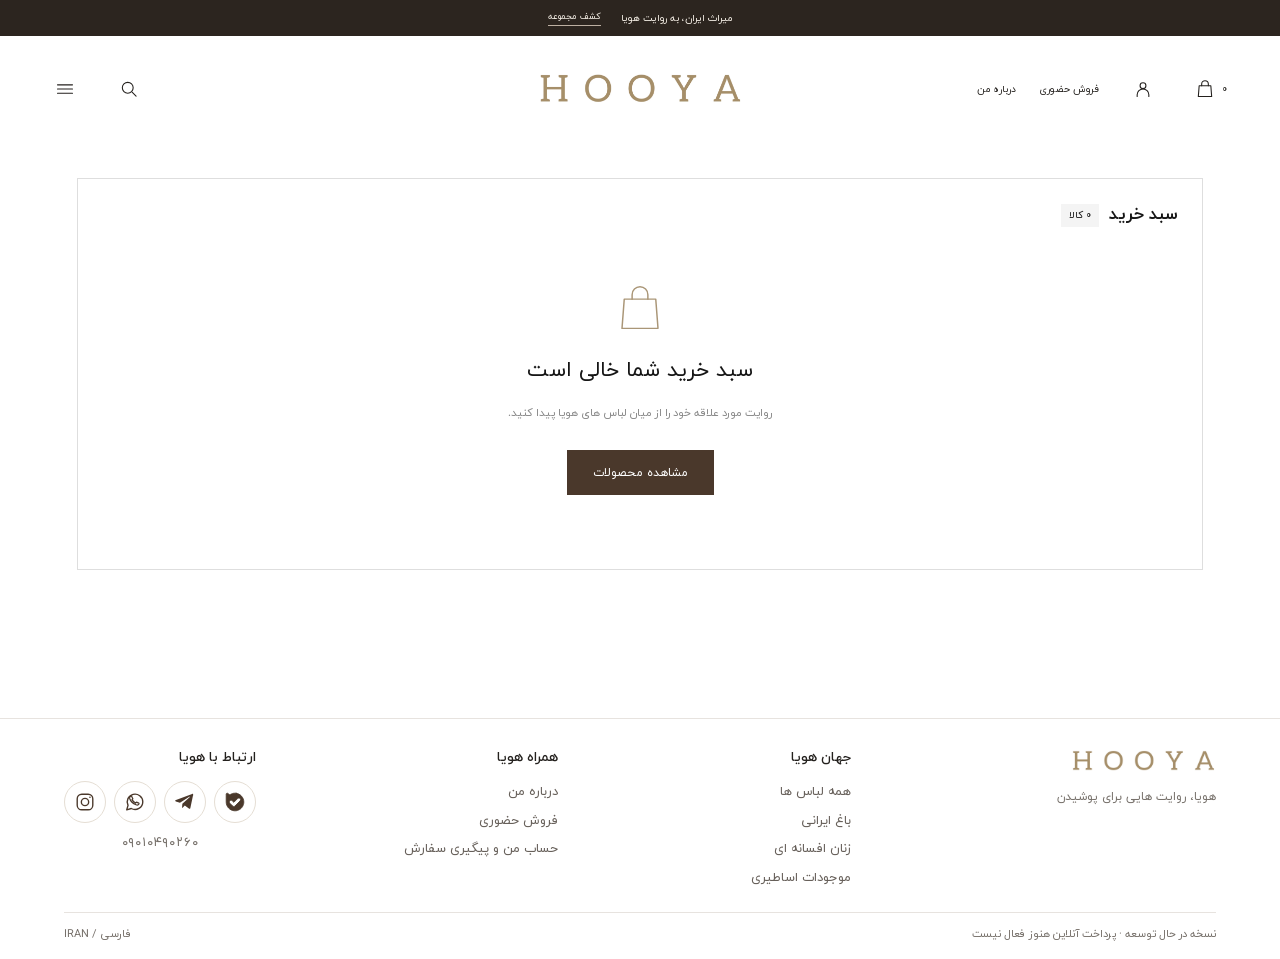
<file: docs/cart.html>
<!doctype html>
<html lang="fa" dir="rtl"><head><meta charset="utf-8"><meta name="viewport" content="width=device-width,initial-scale=1"><meta name="theme-color" content="#ffffff"><meta name="description" content="سبد خرید و مرور انتخاب های شما از مجموعه هویا."><title>سبد خرید | هویا</title><link rel="preload" href="assets/fonts/iranyekan/iranyekanwebregular.woff2" as="font" type="font/woff2" crossorigin><style data-hooya-source="fonts.css">@font-face{font-family:IRANYekan;src:url('assets/fonts/iranyekan/iranyekanweblight.woff2') format('woff2');font-style:normal;font-weight:300;font-display:swap}
@font-face{font-family:IRANYekan;src:url('assets/fonts/iranyekan/iranyekanwebregular.woff2') format('woff2');font-style:normal;font-weight:400;font-display:swap}
@font-face{font-family:IRANYekan;src:url('assets/fonts/iranyekan/iranyekanwebmedium.woff') format('woff');font-style:normal;font-weight:500;font-display:swap}
@font-face{font-family:IRANYekan;src:url('assets/fonts/iranyekan/iranyekanwebbold.woff2') format('woff2');font-style:normal;font-weight:700;font-display:swap}
@font-face{font-family:IRANYekan;src:url('assets/fonts/iranyekan/iranyekanwebextrabold.woff') format('woff');font-style:normal;font-weight:800;font-display:swap}
</style><style data-hooya-source="styles.css">@font-face{font-family:Vazirmatn;src:url('assets/Vazirmatn.woff2') format('woff2');font-style:normal;font-weight:100 900;font-display:swap}
/* Shared catalog navigation and add-to-cart confirmation. */
.breadcrumbs{display:flex;align-items:center;gap:12px;padding-top:22px;color:#8b8176;font-size:10px}.breadcrumbs a:hover{color:#24211e}
[data-catalog="full"] .collection{padding-top:48px}[data-catalog="full"] .section-heading h1{font-size:32px;line-height:1.7}
.all-products-link{margin-top:38px}.added-dialog{max-width:420px;width:calc(100% - 32px);padding:45px 30px 27px}.added-dialog #added-title{color:#477451;font-size:13px;padding-left:12px}
#added-product{display:flex;align-items:center;gap:18px;margin:23px 0}#added-product .product-photo{width:75px;flex-shrink:0;aspect-ratio:2/3;object-fit:cover}#added-product h3{font-size:15px}#added-product p{font-size:11px;margin-top:10px;color:#777}
.added-dialog>.button{display:flex;align-items:center;justify-content:center;min-height:46px;width:100%;font-size:12px;background:#111;color:#fff}.continue-shopping{display:block;margin:18px auto 0;font-size:11px;border-bottom:1px solid #c1b5a5;padding-bottom:5px}
@media(max-width:600px){[data-catalog="full"] .collection{padding-top:34px}[data-catalog="full"] .section-heading h1{font-size:26px}.breadcrumbs{padding-top:15px;font-size:9px}.added-dialog{padding:42px 22px 25px}.added-dialog #added-title{font-size:12px}}
:root{--paper:#fff;--ink:#24211e;--muted:#77716b;--line:#e7e3df;--brown:#4a382b;--gold:#ab9470}*{box-sizing:border-box}html{scroll-behavior:smooth;scroll-padding-top:30px}body{margin:0;background:var(--paper);color:var(--ink);font:14px IRANYekan,Vazirmatn,Tahoma,sans-serif;-webkit-font-smoothing:antialiased}a{color:inherit;text-decoration:none}button,input{font:inherit}button{border:0;background:none;color:inherit;cursor:pointer}a,button{touch-action:manipulation;-webkit-tap-highlight-color:transparent}svg{display:block;fill:none;stroke:currentColor;stroke-width:1.3;stroke-linecap:round;stroke-linejoin:round}h1,h2,h3,p{margin:0}h1,h2,h3{font-weight:400}p{line-height:2.2}button:focus-visible,a:focus-visible,input:focus-visible{outline:2px solid var(--gold);outline-offset:5px}::selection{background:#e9dfcf}.skip{position:fixed;top:-100px;right:20px;z-index:100;padding:16px;background:white}.skip:focus{top:15px}.announcement{height:36px;background:#2c251f;color:#f7f1e8;display:flex;align-items:center;justify-content:center;gap:20px;font-size:10px}.announcement a{border-bottom:1px solid #bdb0a2;padding-bottom:2px;font-size:9px}.header{height:106px;display:grid;grid-template-columns:1fr auto 1fr;align-items:center;padding:0 3.5%;direction:ltr;background:#fff}.header-start,.header-end{display:flex;gap:24px;align-items:center}.header-end{justify-content:flex-end;direction:ltr}.icon-button{display:inline-flex;align-items:center;justify-content:center;gap:7px;padding:8px;min-height:40px;min-width:40px}.icon-button svg{width:20px;height:20px}.bag-button{direction:ltr}.bag-button span{font-size:10px}.brand{display:block;width:205px}.wordmark{width:100%;height:auto;stroke:none}.house-link{font-size:10px}.page-width{width:84%;max-width:1600px;margin-left:auto;margin-right:auto}.campaign{position:relative;isolation:isolate;overflow:hidden;background:#8d7356}.hero{height:calc(100svh - 184px);min-height:470px;max-height:820px}.campaign-image{position:absolute;inset:0;width:100%;height:100%;object-fit:cover;z-index:-2}.hero .campaign-image{object-position:center top}.campaign:after{content:'';position:absolute;inset:0;background:rgba(27,19,12,.22);z-index:-1}.campaign-copy{position:absolute;inset:0;display:flex;flex-direction:column;align-items:center;justify-content:center;text-align:center;color:white;padding:45px 25px}.eyebrow{display:block;color:var(--muted);font-size:10px;font-weight:400;letter-spacing:.8px;margin-bottom:15px}.campaign .eyebrow{color:#fff;font-size:11px;letter-spacing:.8px}.hero h1{font-size:clamp(36px,3.6vw,57px);line-height:1.75;font-weight:350}.campaign-link{display:inline-block;border-bottom:1px solid currentColor;padding:3px 0 7px;margin-top:28px;font-size:12px;color:inherit;transition:opacity .2s}.campaign-link:hover{opacity:.7}.campaign-caption{position:absolute;bottom:22px;left:25px;color:#f8f3ed;letter-spacing:1.8px;font-size:8px;font-family:Arial,sans-serif}.collection{padding:76px 0 82px;text-align:center}.section-heading{text-align:center;margin-bottom:28px}.section-heading .eyebrow{font-size:9px;letter-spacing:1.8px;color:#97846b;font-family:Arial,sans-serif}.section-heading h2,.about h2{font-size:30px;line-height:1.7}.section-heading p{font-size:12px;color:var(--muted);margin-top:12px}.collection-toolbar{display:flex;justify-content:center;margin-bottom:33px}.filters{display:flex;gap:35px;justify-content:center}.filters button{font-size:12px;padding:10px 1px;color:var(--muted);border-bottom:1px solid transparent}.filters button.selected{color:var(--ink);border-color:var(--ink)}.product-grid{display:grid;grid-template-columns:repeat(3,minmax(0,1fr));gap:24px;text-align:center}.product-card{min-width:0}.product-image-wrap{position:relative;background:#f5f2ed;overflow:hidden}.product-view{display:block;width:100%;padding:0}.product-photo{display:block;width:100%;aspect-ratio:2/3;background-image:url('assets/products.jpg');background-size:300% 100%;background-repeat:no-repeat;transition:transform .6s}.photo-0{background-position:0% center}.photo-1{background-position:50% center}.photo-2{background-position:100% center}.product-view:hover .product-photo{transform:scale(1.025)}.product-tag{position:absolute;top:14px;right:14px;font-size:8px;color:#584937;background:#ffffffd4;padding:4px 8px;pointer-events:none}.product-quick{position:absolute;left:14px;bottom:14px;border:1px solid #ffffffc4;border-radius:50%;width:32px;height:32px;display:grid;place-items:center;font-size:20px;font-weight:300;background:#ffffffd9}.product-quick:hover{background:white}.product-meta{margin-top:21px;display:flex;flex-direction:column;align-items:center;gap:12px}.product-name{font-size:17px;padding:0;margin-bottom:5px}.product-type{font-size:11px;color:var(--muted)}.product-bottom{margin-top:15px;font-size:11px}.product-bottom>span{display:none}.product-bottom button{padding:0 0 4px;border-bottom:1px solid #93816b;font-size:10px}.demo-label{font-size:9px;color:var(--muted);line-height:1.9}.collection-note{margin:30px 0 25px}.outline-button{display:inline-flex;justify-content:center;align-items:center;min-width:205px;min-height:48px;border:1px solid #55504a;padding:12px 25px;font-size:11px;transition:background .2s,color .2s}.outline-button:hover{background:#292520;color:white}.filter-status{font-size:12px;color:var(--muted);margin-bottom:24px}.filter-status:empty{display:none}.filter-clear{border-bottom:1px solid;font-size:10px;margin-right:16px;padding:0}.empty-state{padding:50px 15px;color:var(--muted);font-size:12px}.stories{padding:8px 0 78px}.stories .section-heading{margin-bottom:35px}.editorial-grid{display:grid;grid-template-columns:1fr 1fr;gap:27px}.editorial-card{min-width:0}.editorial-image{display:block;padding:0;width:100%;aspect-ratio:4/5;overflow:hidden;position:relative;background:#d1b999}.editorial-image img{height:100%;width:100%;object-fit:cover;object-position:74% center;transition:transform .7s}.editorial-image:hover img{transform:scale(1.025)}.rakhsh-image .product-photo{position:absolute;inset:0;width:100%;height:100%;aspect-ratio:auto;background-size:300% 100%}.editorial-copy{text-align:center;padding:25px 10px 0}.editorial-copy .eyebrow{font-size:10px;margin-bottom:8px}.editorial-copy h3{font-size:23px;line-height:1.8}.text-link{display:inline-block;padding:2px 0 6px;border-bottom:1px solid #8f7d68;font-size:11px;margin-top:16px}.story-discovery{border-top:1px solid var(--line);border-bottom:1px solid var(--line);margin-top:48px;padding:28px 0;display:flex;gap:20px;align-items:center;justify-content:space-between}.story-discovery>span{font-size:12px}.story-options{display:flex;gap:30px}.story-options button{font-size:11px;padding:6px 0;border-bottom:1px solid transparent}.story-options button:hover{border-color:var(--gold)}.craft{height:550px}.craft .campaign-image{object-position:center 52%}.craft:after{background:rgba(20,12,5,.37)}.craft h2{font-size:44px;line-height:1.8}.craft p{font-size:12px;margin-top:10px}.craft .campaign-link{margin-top:25px}.about{text-align:center;padding:85px 0 90px}.about .eyebrow{font-family:Arial,sans-serif;letter-spacing:1.8px;font-size:9px;color:#97846b}.about p{font-size:13px;max-width:660px;margin:22px auto 28px;line-height:2.4}.footer{border-top:1px solid var(--line);padding:48px 8% 25px}.footer-links{display:grid;grid-template-columns:1fr 1fr 1.4fr;gap:50px;padding-bottom:55px}.footer-links h3{font-size:13px;margin-bottom:22px}.footer-links a{display:block;max-width:max-content;font-size:11px;margin-top:12px;color:#67605a}.footer-links a:hover{text-decoration:underline}.footer-links p{font-size:10px;color:var(--muted);margin-top:12px}.footer-brand{width:250px;display:block;margin:10px auto 40px}.footer-brand svg{width:100%;height:auto;stroke:none}.footer-bottom{display:flex;justify-content:space-between;gap:20px;border-top:1px solid var(--line);padding-top:22px;font-size:9px;color:var(--muted)}dialog{border:1px solid var(--line);padding:48px;background:#fff;color:var(--ink);width:min(660px,90vw);max-height:90dvh;overflow-y:auto}dialog::backdrop{background:#16100a70;backdrop-filter:blur(3px)}.close{position:absolute;left:13px;top:9px;font-size:29px;font-weight:200;width:38px;height:38px}.menu-dialog{position:fixed;right:0;left:auto;top:0;margin:0;border:0;border-left:1px solid var(--line);height:100dvh;max-height:100dvh;width:min(460px,92vw);padding:65px 45px 35px}.menu-brand{display:block;width:190px;margin:10px 0 50px}.menu-brand svg{width:100%;height:auto;stroke:none}.menu-dialog nav a{display:flex;justify-content:space-between;font-size:20px;padding:17px 0}.menu-dialog nav a span{font-size:16px;color:var(--muted)}.menu-categories{display:flex;gap:25px;margin-top:25px;padding-top:28px;border-top:1px solid var(--line);font-size:12px;color:var(--muted)}.menu-instagram{display:block;text-align:right;margin-top:65px;font-size:10px;letter-spacing:1.3px}.search-dialog h2,.bag-dialog h2{font-size:27px;margin-bottom:30px}.search-dialog label{display:block;font-size:11px;margin-bottom:12px}.search-field{display:flex;gap:10px}.search-field input{border:1px solid var(--line);min-width:0;flex:1;padding:12px;font-size:12px;color:var(--ink)}.button{display:inline-flex;background:var(--brown);color:white;justify-content:center;align-items:center;min-height:47px;padding:12px 25px;font-size:12px}.button:hover{background:#292019}.product-dialog{width:min(860px,94vw);padding:0}.product-detail{display:grid;grid-template-columns:1fr 1fr;direction:ltr}.product-detail>.product-photo{height:100%;min-height:490px;aspect-ratio:auto;background-size:300% 100%}.product-detail-copy{padding:50px 30px 35px;direction:rtl}.product-detail-copy h2{font-size:29px}.product-detail-copy p{font-size:12px;margin:15px 0;color:var(--muted)}.product-detail-copy label{display:block;font-size:11px;margin:18px 0 10px}.sizes{display:flex;gap:8px}.sizes button{width:40px;height:36px;border:1px solid var(--line);font-size:11px}.sizes .selected{background:var(--brown);color:white;border-color:var(--brown)}.product-detail-copy>.button{margin-top:23px;width:100%;gap:12px}.product-detail-copy .demo-label{display:block;margin-top:15px}.bag-item{display:flex;justify-content:space-between;align-items:center;padding:20px 0;border-bottom:1px solid var(--line);gap:15px;font-size:12px}.bag-item small{display:block;color:var(--muted);margin-top:5px}.bag-item button{font-size:10px;text-decoration:underline}.bag-note{font-size:11px;color:var(--muted);margin-top:25px}.craft-dialog img{width:100%;aspect-ratio:16/9;object-fit:cover;margin-bottom:25px}.craft-dialog h2{font-size:27px}.craft-dialog p{font-size:12px;margin-top:15px;color:var(--muted)}.toast{position:fixed;bottom:25px;left:25px;background:var(--brown);color:#fff;padding:15px 24px;font-size:12px;z-index:50;opacity:0;transform:translateY(15px);transition:.25s;pointer-events:none}.toast.show{opacity:1;transform:translateY(0)}
@media(min-width:1700px){.hero{max-height:900px}.page-width{width:86%}.hero h1{font-size:62px}}
@media(max-width:1000px){.page-width{width:90%}.header{height:95px}.brand{width:180px}.header-start,.header-end{gap:13px}.house-link{display:none}.hero{height:60vw;min-height:440px}.hero h1{font-size:43px}.collection{padding:60px 0 65px}.product-grid{gap:17px}.story-discovery{flex-direction:column;gap:16px}.story-options{gap:28px}.craft{height:480px}.editorial-copy h3{font-size:21px}.footer{padding-left:5%;padding-right:5%}}
@media(max-width:600px){html{scroll-padding-top:18px}.announcement{height:30px;font-size:9px;gap:16px}.announcement a{font-size:8px}.header{height:86px;padding:0 4%;grid-template-columns:1fr auto 1fr}.header-start{gap:2px}.header-end{gap:0}.icon-button{padding:5px;min-width:32px}.icon-button svg{width:18px;height:18px}.brand{width:139px}.bag-button{gap:4px}.bag-button span{font-size:9px}.page-width{width:92%}.hero{height:calc(86svh - 116px);min-height:480px;max-height:680px}.hero .campaign-image{object-position:65% center}.hero:after{background:linear-gradient(0deg,rgba(27,19,12,.48),rgba(27,19,12,.1) 80%)}.campaign-copy{padding:30px 15px}.hero .campaign-copy{justify-content:flex-end;padding-bottom:67px}.hero h1{font-size:37px;line-height:1.7}.campaign .eyebrow{font-size:9px;margin-bottom:11px}.campaign-link{font-size:11px;margin-top:20px}.campaign-caption{bottom:18px;left:15px;font-size:6px;letter-spacing:1px}.collection{padding:48px 0 53px}.section-heading{margin-bottom:18px}.section-heading .eyebrow{font-size:8px;letter-spacing:1.3px;margin-bottom:10px}.section-heading h2,.about h2{font-size:25px}.section-heading p{font-size:10px;margin-top:8px}.collection-toolbar{margin-bottom:25px}.filters{gap:25px}.filters button{font-size:10px;padding:8px 0}.product-grid{gap:27px 12px;grid-template-columns:repeat(2,minmax(0,1fr))}.product-card:last-child:nth-child(odd){grid-column:1/-1;width:calc(50% - 6px);justify-self:center}.product-name{font-size:13px;margin-bottom:5px}.product-type{font-size:8px}.product-meta{margin-top:14px;gap:9px}.product-tag{right:8px;top:8px;font-size:7px;padding:3px 6px}.product-quick{width:27px;height:27px;left:9px;bottom:9px;font-size:18px}.product-bottom{margin-top:11px}.product-bottom button{font-size:9px}.collection-note{font-size:8px;margin-top:25px}.outline-button{font-size:10px;min-height:44px;min-width:190px}.stories{padding:0 0 50px}.stories .section-heading{margin-bottom:26px}.editorial-grid{gap:14px}.editorial-image{aspect-ratio:3/4}.simorgh-image img{object-position:72% center}.editorial-copy{padding:17px 1px 0}.editorial-copy .eyebrow{font-size:8px;margin-bottom:6px;letter-spacing:0}.editorial-copy h3{font-size:14px;line-height:1.9}.text-link{font-size:9px;margin-top:11px}.story-discovery{margin-top:30px;padding:23px 5px;gap:12px}.story-discovery>span{font-size:11px}.story-options{display:grid;grid-template-columns:1fr 1fr;text-align:center;width:100%;gap:6px 22px}.story-options button{font-size:10px;justify-self:center}.craft{height:420px}.craft h2{font-size:31px}.craft p{font-size:10px;margin-top:8px}.craft .campaign-image{object-position:43% center}.craft .campaign-copy{padding:35px 18px}.about{padding:55px 15px 60px}.about .eyebrow{font-size:8px}.about p{font-size:11px;line-height:2.3;margin:17px auto 25px}.about p br{display:none}.footer{padding:35px 6% 20px}.footer-links{grid-template-columns:1fr 1fr;gap:30px 20px;padding-bottom:35px}.footer-links>div:last-child{grid-column:1/-1}.footer-links h3{font-size:12px;margin-bottom:17px}.footer-links a{font-size:10px;margin-top:11px}.footer-links p{font-size:9px}.footer-brand{width:215px;margin:10px auto 30px}.footer-bottom{flex-direction:column;align-items:center;gap:12px;font-size:8px;text-align:center;padding-top:20px}dialog{padding:40px 23px}.menu-dialog{padding:55px 30px 35px}.menu-dialog nav a{font-size:18px}.menu-brand{width:170px;margin-bottom:35px}.search-dialog h2{font-size:22px}.search-field{flex-direction:column}.product-detail{grid-template-columns:1fr}.product-detail>.product-photo{height:390px;min-height:0;background-size:300% 100%}.product-detail-copy{padding:30px 25px}.product-detail-copy h2{font-size:25px}.product-dialog .close{background:#fff;z-index:2}.toast{right:6%;left:6%;bottom:15px;text-align:center;font-size:11px}.filter-status{font-size:10px}.craft-dialog h2{font-size:24px}}
@media(prefers-reduced-motion:reduce){html{scroll-behavior:auto}*,*:before,*:after{transition:none!important;animation:none!important}}
/* Catalog-driven product photos and prices. */
.collection-tabs{display:flex;justify-content:center;gap:8px 25px;flex-wrap:wrap;margin:0 auto 22px}.collection-tabs button{font-size:12px;color:#8c7b65;padding:10px 0;border-bottom:1px solid transparent;display:inline-flex;align-items:center;gap:7px}.collection-tabs button.selected{color:var(--ink);border-color:var(--brown)}.collection-tabs button>span{font-size:9px;color:#9d8e7c;min-width:13px}.collection-toolbar{align-items:center;gap:22px;margin-bottom:30px}.kind-label{font-size:9px;color:#a18f77}.collection-toolbar .filters{gap:20px}.collection-toolbar .filters button{font-size:10px}.collection-editorials{grid-template-columns:repeat(3,minmax(0,1fr));gap:23px}.collection-editorials .editorial-copy h3{font-size:22px}.collection-summary{color:#8a7a66;font-size:10px;margin-top:9px;line-height:2}.menu-dialog .menu-collections{margin:0 0 10px;padding-right:18px;border-right:1px solid #d4c7b4}.menu-dialog .menu-collections a{font-size:13px;padding:10px 0;color:#8f7a5b}.menu-dialog .menu-collections a:hover{color:var(--ink)}
@media(max-width:600px){.collection-tabs{gap:4px 17px;margin-bottom:19px}.collection-tabs button{font-size:10px;gap:5px;padding:8px 0}.collection-tabs button>span{font-size:8px}.collection-toolbar{gap:17px;margin-bottom:25px}.collection-toolbar .filters{gap:19px}.collection-toolbar .filters button{font-size:9px}.collection-editorials{grid-template-columns:repeat(2,minmax(0,1fr));gap:27px 14px}.collection-editorials .editorial-card:last-child{grid-column:1/-1;width:calc(50% - 7px);justify-self:center}.collection-editorials .editorial-copy h3{font-size:15px}.collection-summary{font-size:9px;margin-top:7px}.menu-dialog .menu-collections{padding-right:15px}.menu-dialog .menu-collections a{font-size:12px;padding:9px 0}}
.sr-only{position:absolute;width:1px;height:1px;padding:0;margin:-1px;overflow:hidden;clip:rect(0,0,0,0);white-space:nowrap;border:0}
.hero-slider .hero-track{position:absolute;inset:0;display:flex;direction:ltr;height:100%;z-index:-2;transition:transform .7s cubic-bezier(.22,.65,.28,1);will-change:transform}.hero-slide{flex:0 0 100%;min-width:100%;height:100%;direction:rtl}.slide-images{height:100%;display:grid;grid-template-columns:1.06fr 1fr;gap:3px}.slide-images img{width:100%;height:100%;min-width:0;object-fit:cover;object-position:center 35%}.hero.hero-slider:after{background:linear-gradient(90deg,rgba(25,17,9,.52),rgba(25,17,9,.28) 48%,transparent 65%);pointer-events:none}.hero-slider .campaign-copy{width:48%;right:auto;left:0;pointer-events:none}.hero-slider .campaign-link{pointer-events:auto}.slider-controls{position:absolute;bottom:19px;left:23px;right:23px;display:flex;align-items:center;justify-content:space-between;gap:15px;color:white;z-index:3;direction:rtl}.slider-arrows{display:flex;gap:8px}.slider-arrows button,.slider-pause{width:35px;height:35px;border:1px solid #ffffff70;background:#21180b24;display:grid;place-items:center;font:19px Arial;border-radius:50%;padding:0}.slider-arrows button:hover,.slider-pause:hover{background:#21180b70}.slider-pause svg{width:17px;height:17px;stroke:currentColor;stroke-width:1.4}.slider-pause .play-symbol{display:none}.slider-pause.is-paused .pause-symbol{display:none}.slider-pause.is-paused .play-symbol{display:block}.slider-dots{display:flex;gap:2px;position:absolute;left:50%;transform:translateX(-50%);direction:ltr}.slider-dots button{width:26px;height:35px;padding:0;display:grid;place-items:center}.slider-dots span{width:5px;height:5px;border-radius:10px;background:#ffffff80;transition:width .25s,background .25s}.slider-dots [aria-current=true] span{width:22px;background:white}.hero.hero-slider{touch-action:pan-y;overflow:clip}
@media(max-width:600px){.slide-images{grid-template-columns:1fr}.slide-detail{display:none}.hero-slider .campaign-copy{width:100%;right:0;left:0;padding-bottom:95px}.hero.hero-slider:after{background:linear-gradient(0deg,rgba(25,17,9,.62),rgba(25,17,9,.15) 65%,transparent)}.slider-controls{bottom:17px;left:17px;right:17px}.slide-images .slide-model{object-position:center 30%}.slider-arrows button,.slider-pause{width:32px;height:32px}}
@media(prefers-reduced-motion:reduce){.hero-slider .hero-track,.slider-dots span{transition:none}}
[hidden]{display:none!important}
.hero-images{display:grid;grid-template-columns:repeat(3,minmax(0,1fr));gap:4px}.hero-images img{width:100%;height:100%;min-width:0;object-fit:cover;object-position:center 30%}.hero .campaign-copy{text-shadow:0 1px 14px #0005}.hero:after{background:rgba(20,15,10,.30)}.editorial-card .real-product-image img{object-position:center 30%}.craft .real-craft-image{object-position:center 43%}.product-view>.custom-photo{object-position:center 35%}
.product-gallery{min-width:0;background:#f5f2ed;padding-bottom:20px;direction:rtl}.gallery-stage{height:min(62vh,560px);min-height:340px;position:relative}.gallery-image-slot{height:100%}.gallery-image-slot .product-photo{width:100%;height:100%;aspect-ratio:auto;object-fit:contain;background:none}.gallery-arrow{position:absolute;top:50%;transform:translateY(-50%);width:35px;height:35px;background:#fffffff0;border:1px solid #d7cec3;border-radius:50%;font:19px Arial;display:grid;place-items:center}.gallery-prev{right:13px}.gallery-next{left:13px}.gallery-toolbar{display:flex;align-items:center;justify-content:space-between;padding:17px 20px 13px;font-size:9px;color:#7c6f60;gap:12px}.gallery-count{white-space:nowrap;direction:rtl}.gallery-thumbnails{display:flex;justify-content:center;gap:9px;padding:0 15px}.gallery-thumbnails button{width:53px;height:70px;padding:3px;border:1px solid transparent;overflow:hidden}.gallery-thumbnails button.selected{border-color:#6b523a}.gallery-thumbnails img{display:block;width:100%;height:100%;object-fit:cover}.product-dialog .close{z-index:3;background:#ffffffdb}.product-gallery+.product-detail-copy{align-self:center}.product-detail-copy .product-description{line-height:2.15}.product-gallery~.product-detail-copy{max-width:100%}
@media(max-width:600px){.hero-images{grid-template-columns:1fr}.hero-images img{display:none}.hero-images img:nth-child(2){display:block;object-position:center 28%}.gallery-stage{height:440px;min-height:0}.gallery-toolbar{padding:15px 20px 10px}.gallery-thumbnails button{width:49px;height:64px}.product-gallery{padding-bottom:16px}.product-detail-copy{padding-top:25px}}
.product-view>.custom-photo{height:auto;aspect-ratio:2/3;object-fit:cover;background:none}.product-detail>.custom-photo{object-fit:cover;background:none;width:100%}.product-bottom>.catalog-price{display:block;margin-bottom:12px;font-size:11px;color:var(--brown)}.product-bottom>.catalog-price:empty{display:none}.product-description{white-space:pre-line}.product-detail-copy .detail-price{color:var(--brown);font-size:14px}.button:disabled{cursor:default;opacity:.55}.custom-photo{background-image:none}
/* Cards remain visible unless the scroll observer has been initialized. */
#product-grid .product-card.reveal-ready{opacity:0;transform:translateY(28px);transition:opacity .7s ease,transform .8s cubic-bezier(.2,.7,.2,1);transition-delay:var(--reveal-delay,0ms)}
#product-grid .product-card.reveal-ready.is-revealed{opacity:1;transform:none}
#product-grid .product-card.reveal-ready:focus-within{opacity:1;transform:none;transition:none}
@media(prefers-reduced-motion:reduce){#product-grid .product-card.reveal-ready{opacity:1;transform:none;transition:none}}

/* Compact desktop cards; mobile keeps its existing two-column layout. */
@media(min-width:1024px){.latest-products .product-grid{width:100%;max-width:1100px;grid-template-columns:repeat(4,minmax(0,1fr));margin-inline:auto}[data-catalog="full"] .product-grid{grid-template-columns:repeat(4,minmax(0,1fr));gap:32px 22px}.collection .product-meta{margin-top:16px;gap:0}.collection .product-name{margin-bottom:0}.collection .product-bottom{margin-top:12px}}
@media(min-width:601px) and (max-width:1023px){.latest-products .product-grid{grid-template-columns:repeat(2,minmax(0,1fr));max-width:720px;margin-inline:auto}}

/* Initial HTML cards remain usable while scripts and live catalog load. */
.product-bottom>a{font-size:11px;border-bottom:1px solid #a18a68;padding-bottom:6px}.product-quick{display:grid;place-items:center}.product-view{display:block}
@media(max-width:600px){.product-bottom>a{font-size:9px}}

/* A failed detail request falls back to the already loaded campaign photograph. */
.slide-images>.slide-detail{width:100%;height:100%;min-width:0;background-size:cover;background-position:center 35%;background-repeat:no-repeat}
</style><style data-hooya-source="cart-page.css">.cart-page{width:88%;max-width:1440px;min-height:64vh;padding:36px 0 88px;color:#161616}
.cart-layout{display:grid;grid-template-columns:minmax(0,2.15fr) minmax(290px,1fr);align-items:start;gap:16px}
.cart-layout:has(#cart-empty:not([hidden])){grid-template-columns:minmax(0,1fr)}
.cart-panel{border:1px solid #dedede;min-width:0;padding:24px}
.cart-heading{display:flex;align-items:center;gap:10px;margin-bottom:28px}
.cart-heading h1{font-size:17px;font-weight:600}.cart-heading>span{background:#f4f4f4;padding:4px 8px;font-size:10px}
#cart-status{font-size:11px;color:#777}#cart-status:empty{display:none}
.cart-line{position:relative;display:grid;grid-template-columns:104px minmax(0,1fr) 25px;gap:16px 20px;min-height:220px;padding:0 0 8px}
.cart-line+.cart-line{padding-top:28px;border-top:1px solid #eee;margin-top:24px}
.cart-visual{grid-row:1/3;min-width:0}.cart-visual .product-photo{aspect-ratio:5/7;object-fit:cover;object-position:50% 36%}
.cart-line-copy{padding:0 0 12px}.cart-product-name{font-size:12px;line-height:2;color:#6d6d6d}.cart-product-name:hover{color:#111}
.cart-variant{display:flex;align-items:center;gap:6px;flex-wrap:wrap;margin-top:18px;font-size:10px;line-height:1.8;color:#4d4d4d}
.cart-size{padding-right:8px;border-right:1px solid #ddd}.cart-size b{font-weight:400}
.cart-seller,.cart-delivery{display:flex;align-items:center;gap:6px;margin-top:10px;font-size:10px;color:#888;line-height:1.9}
.cart-seller svg,.cart-delivery svg{width:15px;height:15px;flex-shrink:0;stroke-width:1}
.cart-quantity{margin-top:16px;border:1px solid #ececec;display:flex;align-items:center;justify-content:space-between;direction:rtl;height:38px}
.cart-quantity button{width:34px;height:36px;padding:9px;font-size:18px;display:grid;place-items:center}.cart-quantity button svg{width:15px;height:15px;stroke-width:1.2}.cart-quantity button:disabled{opacity:.25;cursor:default}.cart-quantity span{font-size:12px}
.cart-remove{font-size:21px;line-height:1;height:28px;color:#888}.cart-remove:hover{color:#111}
.cart-line-price{grid-column:2/4;align-self:end;justify-self:end;font-size:12px;padding:5px 0;line-height:1.7}
.cart-summary{border:1px solid #dedede;padding:22px 20px 20px;position:sticky;top:22px}
.summary-row{display:flex;justify-content:space-between;align-items:center;gap:12px;font-size:11px;min-height:38px;color:#888}
.summary-row>span:last-child{color:#111;text-align:left;line-height:1.8}.summary-total{margin:14px 0 25px;color:#111}.summary-total strong{font-weight:600;font-size:12px;text-align:left}
.cart-submit{width:100%;background:#0b0b0b;color:#fff;height:48px;border-radius:2px;font-size:12px;font-weight:600}.cart-submit:disabled{cursor:not-allowed}
#cart-demo-note{font-size:9px;color:#777;margin-top:14px;text-align:center;line-height:1.9}.shipping-note{font-size:9px;color:#777;line-height:1.9;border-top:1px solid #eee;margin-top:13px;padding-top:12px}
.cart-return{display:inline-block;margin-top:27px;font-size:11px;border-bottom:1px solid #aaa;padding-bottom:5px}
#cart-empty{padding:25px 10px 50px;text-align:center}#cart-empty svg{width:54px;height:54px;margin:0 auto 22px;stroke:#aa9677}#cart-empty h2{font-size:21px}#cart-empty p{font-size:11px;color:#888;margin:15px auto 25px}#cart-empty .button{display:inline-flex;min-height:45px;align-items:center;padding:12px 26px}
[hidden]{display:none!important}
@media(max-width:850px){.cart-page{width:92%;padding-top:24px}.cart-layout{grid-template-columns:minmax(0,1.6fr) minmax(250px,1fr)}.cart-panel{padding:20px 16px}.cart-line{grid-template-columns:88px minmax(0,1fr) 20px;column-gap:12px}.cart-summary{padding:20px 16px}}
@media(max-width:650px){.cart-layout{grid-template-columns:minmax(0,1fr);gap:18px}.cart-page{padding:16px 0 50px;min-height:70vh}.cart-panel{padding:20px 14px}.cart-heading{margin-bottom:25px}.cart-heading h1{font-size:16px}.cart-line{grid-template-columns:91px minmax(0,1fr) 20px;gap:10px 12px;min-height:215px}.cart-product-name{font-size:12px}.cart-variant{font-size:9px;margin-top:12px}.cart-seller,.cart-delivery{font-size:9px}.cart-line-price{font-size:11px}.cart-summary{position:static;padding:17px 16px}.summary-row{font-size:11px}.summary-total{margin-bottom:17px}#cart-empty h2{font-size:19px}.cart-return{font-size:10px}.cart-page+.footer{margin-top:0}}

/* Continue to the customer-details form without claiming a completed purchase. */
a.cart-submit{display:flex;align-items:center;justify-content:center;text-align:center}
</style><style data-hooya-source="footer.css">/* Shared compact footer and locally served messenger marks. */
.footer.footer-compact{padding:28px max(5%,calc((100% - 1280px)/2)) 14px;background:#fff;border-top:1px solid #e7e3df;color:#24211e}
.footer-main{display:grid;grid-template-columns:1fr 1.7fr auto;gap:35px;align-items:start;padding-bottom:22px}
.footer-compact .footer-brand{display:block;width:145px;margin:2px 0 14px}.footer-compact .footer-brand svg{display:block;width:100%;height:auto;stroke:none}
.footer-identity p{font-size:12px;line-height:1.8;color:#77716b}
.footer-navigation{display:grid;grid-template-columns:1fr 1fr;gap:26px}.footer-navigation h3,.footer-contact h3{font-size:14px;font-weight:500;margin:0 0 12px;line-height:1.6}
.footer-navigation a{display:block;width:fit-content;font-size:13px;color:#67605a;line-height:1.8;margin:5px 0 0}.footer-navigation a:hover{text-decoration:underline;text-underline-offset:4px}
.footer-compact .footer-bottom{display:flex;flex-direction:row;justify-content:space-between;align-items:center;gap:12px;border-top:1px solid #e7e3df;padding-top:12px;font-size:11px;color:#77716b;line-height:1.8}
.footer-phone{font-size:13px;color:#77716b;letter-spacing:.8px;line-height:1.6;margin:10px 0 0;text-align:center}
.social-links{display:flex;align-items:center;gap:8px;direction:ltr}
.social-links .social-link{display:inline-flex;align-items:center;justify-content:center;flex:none;width:42px;height:42px;min-width:42px;padding:9px;margin:0;border:1px solid #e5ded4;border-radius:50%;background:#fff;color:#4a382b;cursor:pointer;box-sizing:border-box;transition:background .2s,border-color .2s;list-style:none}
.social-links .social-link:hover,.social-bale[open]>summary{background:#f6f1e9;border-color:#ab9470}.social-links .social-link:focus-visible{outline:2px solid #ab9470;outline-offset:4px}
.social-link svg,.social-link img{display:block;width:22px;height:22px;flex:none;object-fit:contain}.social-link svg{fill:none;stroke:currentColor;stroke-width:1.5;stroke-linecap:round;stroke-linejoin:round}.social-link::-webkit-details-marker{display:none}
.social-bale{position:relative;direction:rtl}.social-popover{position:absolute;bottom:calc(100% + 12px);right:0;width:235px;padding:18px;border:1px solid #e5ded4;border-radius:8px;background:#fff;box-shadow:0 8px 28px #35271c14;z-index:30;font:14px IRANYekan,Tahoma,sans-serif;text-align:right;color:#24211e}
.social-popover strong{font-size:15px;font-weight:500}.social-popover p{font-size:13px;color:#77716b;line-height:1.9;margin:7px 0 10px}.social-popover input{font:16px IRANYekan,Tahoma,sans-serif;width:100%;border:1px solid #e7e3df;border-radius:3px;padding:8px;background:#faf8f4;box-sizing:border-box;color:#24211e;text-align:center}
.social-popover button{font:13px IRANYekan,Tahoma,sans-serif;padding:8px 12px;min-height:38px;border:1px solid #d9cdbb;border-radius:3px;background:#f6f1e9;color:#4a382b;cursor:pointer;margin-top:10px}.social-popover>a{display:inline-block;font-size:13px;margin-right:12px;border-bottom:1px solid #ab9470;line-height:1.8}.social-copy-status{display:block;font-size:12px;color:#67605a;line-height:1.7;margin-top:7px}
.footer-mini{display:flex;justify-content:space-between;align-items:center;flex-wrap:wrap;gap:16px;padding:18px 5%;border-top:1px solid #e7e3df;color:#77716b;font-size:13px}.footer-mini>div:first-child{display:flex;align-items:center;flex-wrap:wrap;gap:18px}.footer-mini .social-link{width:38px;height:38px;min-width:38px;padding:8px}
@media(max-width:900px){.footer-main{grid-template-columns:1fr 1.6fr;gap:24px}.footer-contact{grid-column:1/-1;display:flex;align-items:center;gap:20px}.footer-contact h3{margin:0}.footer-contact .footer-phone{margin:0}.footer-compact .footer-brand{width:135px}}
@media(max-width:600px){.footer.footer-compact{padding:22px 5% 13px}.footer-main{grid-template-columns:1fr auto;gap:20px 12px;padding-bottom:18px}.footer-identity{grid-column:1;grid-row:1}.footer-compact .footer-brand{width:112px;margin:5px 0 10px}.footer-identity p{max-width:125px;font-size:11px;line-height:1.9}.footer-contact{grid-column:2;grid-row:1;display:block}.footer-contact h3{font-size:12px;text-align:center;margin-bottom:8px}.footer-contact .footer-phone{font-size:12px;margin-top:8px}.footer-navigation{grid-column:1/-1;grid-row:2;gap:20px}.footer-navigation h3{font-size:13px;margin-bottom:8px}.footer-navigation a{font-size:12px;margin-top:4px}.social-links{gap:6px}.social-links .social-link{width:36px;height:36px;min-width:36px;padding:7px}.social-link svg,.social-link img{width:20px;height:20px}.footer-compact .footer-bottom{align-items:start;gap:12px;font-size:10px;text-align:right;padding-top:11px}.footer-compact .footer-bottom>span:first-child{max-width:225px}.footer-mini{padding:16px 5%;font-size:12px;gap:14px}.social-popover{width:225px}}
@media(prefers-reduced-motion:reduce){.social-links .social-link{transition:none}}
@media(max-width:600px){.social-popover{position:fixed;bottom:20px;left:5%;right:5%;width:auto;max-width:340px;margin-inline:auto}}
</style></head>
<body class="cart-body"><svg aria-hidden="true" style="position:absolute;width:0;height:0;overflow:hidden"><defs><symbol id="hooya-logo-image" viewBox="0 0 2048 2048"><image href="[data-uri]" width="2048" height="2048"/></symbol></defs></svg><a class="skip" href="#main">رفتن به محتوای اصلی</a><div class="announcement"><span>میراث ایران، به روایت هویا</span><a href="products.html">کشف مجموعه</a></div>
<header class="header">
 <div class="header-start"><button class="icon-button" id="menu-open" aria-label="باز کردن فهرست"><svg viewBox="0 0 24 24"><path d="M3 7h18M3 12h18M3 17h18"/></svg></button><a class="icon-button" href="products.html?search=1" aria-label="جستجوی لباس"><svg viewBox="0 0 24 24"><circle cx="10.5" cy="10.5" r="6.5"/><path d="m16 16 4.5 4.5"/></svg></a></div>
 <a class="brand" href="./" aria-label="هویا، خانه"><svg class="wordmark" viewBox="220 900 1610 270" role="img" aria-label="HOOYA"><use href="#hooya-logo-image" width="2048" height="2048"/></svg></a>
 <div class="header-end"><a class="house-link" href="about.html">درباره من</a><a class="house-link store-link" href="contact.html">فروش حضوری</a><a class="icon-button" data-account-header href="account.html" aria-label="حساب من و پیگیری سفارش"><svg viewBox="0 0 24 24"><circle cx="12" cy="8" r="3.5"/><path d="M5 21v-2a7 7 0 0 1 14 0v2"/></svg></a><a class="icon-button bag-button" id="bag-open" href="cart.html" aria-label="سبد خرید"><svg viewBox="0 0 24 24"><path d="M5 8h14l1 13H4L5 8Z"/><path d="M8 8V6a4 4 0 0 1 8 0v2"/></svg><span id="bag-count">۰</span></a></div>
</header>
<main id="main" class="cart-page page-width"><div class="cart-layout"><section class="cart-panel" aria-labelledby="cart-title"><header class="cart-heading"><h1 id="cart-title">سبد خرید</h1><span id="cart-item-count" aria-live="polite"></span></header><p id="cart-status" role="status">در حال دریافت سبد خرید…</p><div id="cart-lines"></div><div id="cart-empty" hidden><svg viewBox="0 0 48 48" aria-hidden="true"><path d="M10 17h28l2 26H8l2-26Z"/><path d="M17 17v-4a7 7 0 0 1 14 0v4"/></svg><h2>سبد خرید شما خالی است</h2><p>روایت مورد علاقه خود را از میان لباس های هویا پیدا کنید.</p><a class="button" href="products.html">مشاهده محصولات</a></div></section><aside class="cart-summary" aria-label="خلاصه سبد خرید" hidden><div class="summary-row"><span id="subtotal-label">قیمت کالاها</span><span id="cart-subtotal"></span></div><div class="summary-row summary-total"><span>جمع کالاها</span><strong id="cart-total"></strong></div><a class="cart-submit" href="checkout.html" aria-describedby="cart-demo-note">ادامه و ثبت اطلاعات</a><p id="cart-demo-note">فعلا اطلاعات شما برای هماهنگی خرید ثبت می‌شود. پرداخت آنلاین هنوز فعال نیست.</p><p class="shipping-note">روش ارسال و هزینه آن را در مرحله صورت حساب انتخاب و مشاهده می‌کنید.</p></aside></div><a class="cart-return" href="products.html">ادامه مشاهده محصولات ←</a><div class="toast" id="toast" role="status"></div></main><footer class="footer footer-compact" id="site-footer">
 <div class="footer-main">
  <div class="footer-identity"><a class="footer-brand" href="index.html" aria-label="هویا، خانه"><svg viewBox="220 900 1610 270" role="img" aria-label="HOOYA"><use href="#hooya-logo-image" width="2048" height="2048"/></svg></a><p>هویا، روایت هایی برای پوشیدن</p></div>
  <nav class="footer-navigation" aria-label="دسترسی سریع"><div><h3>جهان هویا</h3><a href="products.html">همه لباس ها</a><a href="products.html?collection=persian-garden#collection">باغ ایرانی</a><a href="products.html?collection=legendary-women#collection">زنان افسانه ای</a><a href="products.html?collection=mythical-creatures#collection">موجودات اساطیری</a></div><div><h3>همراه هویا</h3><a href="about.html">درباره من</a><a href="contact.html#stores">فروش حضوری</a><a href="account.html" data-account-link>حساب من و پیگیری سفارش</a></div></nav>
  <div class="footer-contact"><h3>ارتباط با هویا</h3><div class="social-links" aria-label="هویا در شبکه های اجتماعی">
 <a class="social-link" href="https://www.instagram.com/hooya.mode/" target="_blank" rel="noopener noreferrer" aria-label="اینستاگرام هویا" title="اینستاگرام"><svg viewBox="0 0 24 24" aria-hidden="true"><rect x="3.5" y="3.5" width="17" height="17" rx="5"/><circle cx="12" cy="12" r="4"/><circle cx="17.4" cy="6.8" r=".9" fill="currentColor" stroke="none"/></svg></a>
 <a class="social-link" href="https://wa.me/989010490260" target="_blank" rel="noopener noreferrer" aria-label="واتساپ هویا، ۰۹۰۱۰۴۹۰۲۶۰" title="واتساپ"><svg viewBox="0 0 24 24" aria-hidden="true"><path d="M20.5 11.7a8.5 8.5 0 0 1-12.6 7.4L3 20.5l1.4-4.8a8.5 8.5 0 1 1 16.1-4Z"/><path d="m8 7.5 1.5 3-1 1c1.1 2 2.2 3.1 4.3 4l1.1-1.1 2.7 1.3c.4.2.4.5.2 1-.7 1.4-2.2 1.4-3.5.9-3.6-1.4-6.6-4.5-7.5-7.2-.4-1.3-.1-2.4.8-3 .5-.3 1-.4 1.4.1Z" transform="translate(1 -1) scale(.91)"/></svg></a>
 <a class="social-link" href="https://t.me/+989010490260" target="_blank" rel="noopener noreferrer" aria-label="تلگرام هویا، ۰۹۰۱۰۴۹۰۲۶۰" title="تلگرام"><svg viewBox="0 0 24 24" aria-hidden="true"><path d="m20.8 4.3-3.2 15.1c-.2 1.1-.9 1.3-1.8.8l-4.9-3.6-2.4 2.3c-.3.3-.5.5-1 .5l.4-5 9.1-8.2c.4-.4-.1-.6-.7-.2L5 13.1 0 11.5c-1.1-.3-1.1-1.1.2-1.6L19.7 2.4c.9-.3 1.6.2 1.3 1.9Z" transform="translate(2 1) scale(.9)" fill="currentColor" stroke="none"/></svg></a>
 <details class="social-bale"><summary class="social-link" aria-label="بله هویا، نمایش شماره تماس" title="بله"><svg aria-hidden="true" xmlns="http://www.w3.org/2000/svg" viewBox="50 0 40 40"><path d="M72.2139 4.1563C72.2051 4.15482 72.1962 4.15433 72.1878 4.15285C71.9482 4.12031 71.707 4.09171 71.464 4.06952C71.3821 4.06213 71.2993 4.0572 71.2169 4.05079C71.0409 4.03747 70.8649 4.02465 70.6869 4.01726C70.5631 4.01183 70.4383 4.01035 70.3141 4.00789C70.2091 4.00592 70.1055 4 70 4C69.9522 4 69.9043 4.00247 69.8565 4.00296C69.8235 4.00345 69.7909 4.00148 69.7579 4.00197C69.6864 4.00296 69.6159 4.0074 69.5449 4.00937C69.4423 4.01233 69.3393 4.01529 69.2367 4.01972C69.1253 4.02515 69.0148 4.03205 68.9039 4.03994C68.8018 4.04684 68.7002 4.05374 68.5987 4.06262C68.4882 4.07248 68.3787 4.08382 68.2688 4.09565C68.1687 4.1065 68.0681 4.11686 67.9685 4.12968C67.859 4.14348 67.7506 4.15975 67.6416 4.17553C67.5425 4.19032 67.4434 4.20413 67.3452 4.22089C67.2368 4.23914 67.1298 4.25935 67.0223 4.27957C66.9247 4.29781 66.827 4.31556 66.7304 4.33578C66.6229 4.35797 66.5169 4.38262 66.4104 4.40727C66.3147 4.42897 66.2191 4.45017 66.1244 4.47384C66.0174 4.50046 65.9119 4.52955 65.8059 4.55815C65.7127 4.5833 65.619 4.60795 65.5268 4.63458C65.4212 4.66515 65.3172 4.69818 65.2132 4.73122C65.1215 4.75982 65.0297 4.78792 64.9385 4.818C64.835 4.85251 64.7324 4.88998 64.6299 4.92647C64.5396 4.95852 64.4494 4.98958 64.3601 5.02311C64.2576 5.06206 64.156 5.10348 64.0539 5.14441C63.9671 5.17941 63.8794 5.21294 63.7931 5.24943C63.69 5.29282 63.589 5.33917 63.4874 5.38453C63.4036 5.422 63.3192 5.458 63.2359 5.49695C63.1343 5.54428 63.0342 5.59507 62.9337 5.64438C62.8528 5.68431 62.7709 5.72277 62.6906 5.76419C62.5895 5.81646 62.4899 5.87119 62.3903 5.92542C62.3124 5.96783 62.2335 6.00826 62.1566 6.05165C62.054 6.10934 61.9539 6.16998 61.8528 6.23014C61.7803 6.27304 61.7074 6.31445 61.6359 6.35834C61.5269 6.42539 61.4204 6.49541 61.3129 6.56493C61.2513 6.60487 60.6329 7.02743 60.6329 7.02743C60.6329 7.02743 57.7178 4.80616 56.5547 4.20018C55.3915 3.59421 54 4.43834 54 5.74989V8.70336V19.6933C54 19.7983 54 19.9014 54 20C54 28.4822 60.6014 35.4182 68.9463 35.9615C68.9946 35.965 69.0424 35.9694 69.0908 35.9724C69.251 35.9813 69.4127 35.9847 69.574 35.9892C69.6741 35.9921 69.7727 35.9985 69.8733 35.9995C69.8945 35.9995 69.9157 35.9985 69.9369 35.9985C69.9581 35.9985 69.9793 36 70.001 36C70.1213 36 70.2396 35.9936 70.3595 35.9911C70.4941 35.9882 70.6292 35.9872 70.7633 35.9808C70.9033 35.9744 71.0424 35.9625 71.1814 35.9522C71.3141 35.9423 71.4467 35.9349 71.5784 35.9221C71.7164 35.9088 71.853 35.8896 71.9901 35.8728C72.1207 35.8565 72.2524 35.8422 72.3826 35.823C72.5182 35.8028 72.6518 35.7771 72.7864 35.754C72.9156 35.7313 73.0448 35.7106 73.173 35.6849C73.3071 35.6578 73.4392 35.6258 73.5719 35.5957C73.6981 35.5671 73.8248 35.54 73.9496 35.5084C74.0812 35.4749 74.2109 35.4364 74.3411 35.3999C74.4649 35.3649 74.5891 35.3324 74.7114 35.2949C74.8406 35.255 74.9673 35.2106 75.095 35.1677C75.2158 35.1273 75.3381 35.0883 75.4574 35.0449C75.5837 34.9991 75.7074 34.9488 75.8322 34.9C75.9505 34.8536 76.0698 34.8092 76.1872 34.7599C76.3105 34.7082 76.4313 34.652 76.5526 34.5972C76.6679 34.5455 76.7843 34.4957 76.8982 34.4409C77.018 34.3837 77.1354 34.3216 77.2532 34.2614C77.3661 34.2038 77.48 34.1485 77.591 34.0884C77.7069 34.0258 77.8198 33.9587 77.9337 33.8936C78.0436 33.8305 78.1551 33.7694 78.2636 33.7038C78.3765 33.6357 78.4864 33.5633 78.5974 33.4923C78.7034 33.4247 78.8109 33.3586 78.9154 33.2886C79.0249 33.2152 79.1309 33.1373 79.2384 33.0608C79.3409 32.9884 79.4445 32.9173 79.5451 32.8429C79.6506 32.764 79.7531 32.6812 79.8567 32.6003C79.9553 32.5229 80.0549 32.448 80.1516 32.3686C80.2541 32.2843 80.3532 32.196 80.4533 32.1092C80.547 32.0284 80.6427 31.949 80.7344 31.8656C80.833 31.7764 80.9282 31.6827 81.0248 31.591C81.1141 31.5062 81.2053 31.4229 81.2925 31.3356C81.3867 31.2414 81.4775 31.1438 81.5692 31.0471C81.6545 30.9579 81.7413 30.8706 81.8246 30.7794C81.9143 30.6808 82.0001 30.5787 82.0874 30.4777C82.1683 30.3845 82.2511 30.2933 82.3295 30.1981C82.4143 30.096 82.4947 29.99 82.5765 29.8855C82.6535 29.7879 82.7323 29.6922 82.8068 29.5926C82.8862 29.4866 82.9611 29.3771 83.0381 29.2692C83.1105 29.1676 83.185 29.0675 83.2545 28.9644C83.3295 28.854 83.3995 28.7401 83.472 28.6277C83.539 28.5231 83.6081 28.4206 83.6727 28.3146C83.7422 28.2007 83.8068 28.0833 83.8738 27.967C83.936 27.859 84.0006 27.7525 84.0602 27.643C84.1248 27.5237 84.185 27.4019 84.2466 27.2806C84.3028 27.1712 84.361 27.0632 84.4147 26.9522C84.4749 26.828 84.5291 26.7008 84.5863 26.575C84.6366 26.4641 84.6894 26.3541 84.7367 26.2417C84.791 26.1135 84.8398 25.9824 84.8911 25.8527C84.9354 25.7398 84.9828 25.6284 85.0247 25.514C85.0735 25.3813 85.1164 25.2457 85.1618 25.1111C85.2002 24.9967 85.2416 24.8843 85.2776 24.7689C85.3205 24.6314 85.3575 24.4913 85.3965 24.3523C85.429 24.2374 85.4645 24.124 85.4941 24.0081C85.5311 23.8656 85.5612 23.7212 85.5942 23.5772C85.6203 23.4618 85.6499 23.3484 85.6736 23.232C85.7042 23.0841 85.7278 22.9342 85.754 22.7848C85.7742 22.6704 85.7973 22.5575 85.8151 22.4427C85.8393 22.2854 85.8565 22.1261 85.8757 21.9678C85.8891 21.8584 85.9063 21.7504 85.9172 21.6399C85.9354 21.4619 85.9463 21.2815 85.9581 21.1015C85.9645 21.0093 85.9744 20.9181 85.9793 20.8254C85.9926 20.5665 85.9985 20.3057 85.999 20.0434C85.999 20.0291 86 20.0148 86 20C86.001 11.9152 80.0026 5.23464 72.2139 4.1563ZM79.3404 17.9528L70.0503 27.2431C69.4404 27.8526 68.6416 28.1573 67.8423 28.1573C67.043 28.1573 66.2442 27.8526 65.6343 27.2431L60.6605 22.2691C59.4412 21.0497 59.4412 19.073 60.6605 17.8537C61.8799 16.6348 63.8567 16.6348 65.0761 17.8537L67.8428 20.6203L74.9254 13.5374C76.1448 12.3185 78.1215 12.3185 79.3409 13.5374C80.5598 14.7572 80.5598 16.7334 79.3404 17.9528Z" fill="#4a382b"/></svg></summary><div class="social-popover"><strong>ارتباط در بله</strong><p>با این شماره در بله به هویا پیام بده.</p><input aria-label="شماره بله هویا" value="09010490260" dir="ltr" readonly><button type="button" data-copy-social-number>کپی شماره</button><a href="https://web.bale.ai/" target="_blank" rel="noopener noreferrer">باز کردن بله</a><span class="social-copy-status" role="status"></span></div></details>
</div>
<p class="footer-phone" dir="ltr">۰۹۰۱۰۴۹۰۲۶۰</p></div>
 </div>
 <div class="footer-bottom"><span>نسخه در حال توسعه · پرداخت آنلاین هنوز فعال نیست</span><span dir="ltr">IRAN / فارسی</span></div>
</footer>
<dialog id="menu-dialog" class="menu-dialog" aria-label="فهرست اصلی"><form method="dialog"><button class="close" aria-label="بستن فهرست">×</button></form><a class="menu-brand" href="./#" aria-label="هویا، خانه"><svg class="wordmark" viewBox="220 900 1610 270" role="img" aria-label="HOOYA"><use href="#hooya-logo-image" width="2048" height="2048"/></svg></a><nav aria-label="ناوبری اصلی"><a href="products.html">مجموعه لباس‌ها <span>←</span></a><a href="./#stories">جهان هویا <span>←</span></a><div class="menu-collections" aria-label="کالکشن های هویا"><a href="products.html?collection=persian-garden#collection" data-collection="persian-garden">باغ ایرانی</a><a href="products.html?collection=legendary-women#collection" data-collection="legendary-women">زنان افسانه ای</a><a href="products.html?collection=mythical-creatures#collection" data-collection="mythical-creatures">موجودات اساطیری</a></div><a href="./#craft">آتلیه هویا <span>←</span></a><a href="about.html">درباره من <span>←</span></a><a href="contact.html">فروشگاه ها و ارتباط <span>←</span></a></nav><div class="menu-categories"><a href="products.html?kind=vest" data-category="vest">وست</a></div><a class="menu-instagram" href="https://www.instagram.com/hooya.mode/" target="_blank" rel="noopener noreferrer" dir="ltr">INSTAGRAM ↗</a></dialog><script data-hooya-footer>(()=>{
 document.querySelectorAll('[data-copy-social-number]').forEach(button=>button.addEventListener('click',async()=>{
  const panel=button.closest('.social-popover'),number=panel.querySelector('input'),status=panel.querySelector('.social-copy-status');
  try{await navigator.clipboard.writeText(number.value);status.textContent='شماره کپی شد.';}catch{number.focus();number.select();status.textContent='شماره را انتخاب و کپی کن.';}
 }));
 document.addEventListener('click',event=>document.querySelectorAll('.social-bale[open]').forEach(details=>{if(!details.contains(event.target))details.removeAttribute('open');}));
 document.addEventListener('keydown',event=>{if(event.key==='Escape')document.querySelectorAll('.social-bale[open]').forEach(details=>{details.removeAttribute('open');details.querySelector('summary').focus();});});
})();
</script>
<script id="catalog-snapshot" type="application/json">{"schema":1,"version":"2026-11-22T17:01:04.688Z","products":[{"id":"horse-brown","sku":"HYA-001","name":"وست اسب فرنگ","kind":"vest","type":"وست · نقش اسب","story":"horse","tag":"روایت اسب","photo":0,"image":"assets/products/horse-brown/view-1.webp","images":["assets/products/horse-brown/view-1.webp","assets/products/horse-brown/view-2.webp","assets/products/horse-brown/view-3.webp"],"colors":["#97785b"],"description":"","price":null,"stock":0,"sizes":["Free"],"status":"published","updatedAt":"2026-11-20T09:40:56.482Z","collection":"mythical-creatures","createdAt":"2026-11-19T17:17:27.817Z","sizeStock":{"Free":0},"madeToOrder":false,"narrative":{"text":"فرنگ، اسب ایرانی ترکمن قوی و مهربان است که رفتاری بسیار صبورانه با کودکان دارد.","quote":"","verse":""},"details":{"fabric":"فوتر","technique":"ابریشم دوزی","embroideryMaterials":"","lining":"آسترکشی شده","finishing":"مغزی دوزی شده","fit":"فری سایز","customization":"","care":"","embroideryHours":130,"lengthCm":75,"sizeNotes":{"Free":"مناسب تا سایز ۴۴"}},"thumbnail":"assets/products/horse-brown/card.webp"},{"id":"horse-cream","sku":"HYA-002","name":"وست اسب گوهر","kind":"vest","type":"وست · نقش اسب","story":"horse","tag":"روایت اسب","photo":0,"image":"assets/products/horse-cream/view-1.webp","images":["assets/products/horse-cream/view-1.webp","assets/products/horse-cream/view-2.webp","assets/products/horse-cream/view-3.webp"],"colors":["#80545b"],"description":"","price":null,"stock":0,"sizes":["Free"],"status":"published","updatedAt":"2026-11-20T09:40:56.482Z","collection":"mythical-creatures","createdAt":"2026-11-19T17:17:27.817Z","sizeStock":{"Free":0},"madeToOrder":false,"narrative":{"text":"این وست با الهام از اسب ایرانی ترکمن، آرام، متین و افتخارآفرین به نام گوهر دوخته شده است.","quote":"","verse":""},"details":{"fabric":"پشم اعلا","technique":"گلدوزی","embroideryMaterials":"","lining":"آسترکشی شده","finishing":"مغزی دوزی شده","fit":"فری سایز","customization":"","care":"","embroideryHours":130,"lengthCm":75,"sizeNotes":{"Free":"مناسب تا سایز ۴۴"}},"thumbnail":"assets/products/horse-cream/card.webp"},{"id":"nightingale","sku":"HYA-003","name":"وست پرستو","kind":"vest","type":"وست · نقش پرستو","story":"iran","tag":"نقش پرنده","photo":0,"image":"assets/products/nightingale/view-1.webp","images":["assets/products/nightingale/view-1.webp","assets/products/nightingale/view-2.webp","assets/products/nightingale/view-3.webp"],"colors":["#b4a17b","#286498"],"description":"","price":16800000,"stock":null,"sizes":["1","2"],"status":"published","updatedAt":"2026-11-20T09:40:56.482Z","collection":"persian-garden","createdAt":"2026-11-19T17:17:27.817Z","narrative":{"text":"","quote":"","verse":""},"details":{"fabric":"کرپ درجه یک","technique":"گلدوزی","embroideryMaterials":"","lining":"آسترکشی شده","finishing":"لایی کشی شده","fit":"","customization":"با دکمه یا بدون دکمه، بر اساس سفارش شما.\nقد و سایز دلخواه قابل اجراست.","care":"","embroideryHours":91,"lengthCm":45,"sizeNotes":{"1":"مناسب سایز ۳۸ تا ۴۰","2":"مناسب سایز ۴۲ تا ۴۴"}},"sizeStock":{"1":null,"2":null},"thumbnail":"assets/products/nightingale/card.webp"},{"id":"swallow","sku":"HYA-004","name":"وست بلبل","kind":"vest","type":"وست · نقش بلبل","story":"iran","tag":"نقش پرنده","photo":0,"image":"assets/products/swallow/view-1.webp","images":["assets/products/swallow/view-1.webp","assets/products/swallow/view-2.webp","assets/products/swallow/view-3.webp"],"colors":["#c5b89d","#392f29"],"description":"","price":10800000,"stock":null,"sizes":["1","2"],"status":"published","updatedAt":"2026-11-20T09:40:56.482Z","collection":"persian-garden","createdAt":"2026-11-19T17:17:27.817Z","narrative":{"text":"","quote":"","verse":"فکر بلبل همه آنست که گل شد یارش\nگل در اندیشه که چون عشوه کند در کارش"},"details":{"fabric":"لینن تنسل","technique":"گلدوزی دستی","embroideryMaterials":"بهترین متریال فرانسوی","lining":"تمام آسترکشی شده","finishing":"لایی کشی شده","fit":"","customization":"","care":"","embroideryHours":65,"lengthCm":45,"sizeNotes":{"1":"مناسب تا سایز ۴۰","2":"مناسب تا سایز ۴۴"}},"sizeStock":{"1":null,"2":null},"thumbnail":"assets/products/swallow/card.webp"},{"id":"iris","sku":"HYA-005","name":"وست زنبق","kind":"vest","type":"وست · نقش زنبق","story":"iran","tag":"نقش گل","photo":0,"image":"assets/products/iris/view-1.webp","images":["assets/products/iris/view-1.webp","assets/products/iris/view-2.webp","assets/products/iris/view-3.webp"],"colors":["#242322","#79518c"],"description":"","price":15800000,"stock":null,"sizes":["Free"],"status":"published","updatedAt":"2026-11-20T09:40:56.482Z","collection":"persian-garden","createdAt":"2026-11-18T16:59:29.997Z","narrative":{"text":"در ادبیات کهن ایرانی، در متون پهلوی، گل زنبق گل ویژه «امرداد» معرفی شده است. این گل جایگاهی والا دارد و نماد جاودانگی، بی‌مرگی، وقار و نجابت است.","quote":"","verse":""},"details":{"fabric":"کرپ","technique":"","embroideryMaterials":"بهترین متریال فرانسوی","lining":"آسترکشی شده","finishing":"مغزی دوزی شده","fit":"فری سایز","customization":"","care":"","embroideryHours":70,"lengthCm":65,"sizeNotes":{"Free":""}},"sizeStock":{"Free":null},"thumbnail":"assets/products/iris/card.webp"},{"id":"malakeh-kheir","sku":"HYA-006","name":"وست ملکه خیر","kind":"vest","type":"وست · نقش دست‌دوز","story":"iran","tag":"مجموعه هویا","photo":0,"image":"assets/products/malakeh-kheir/view-1.webp","images":["assets/products/malakeh-kheir/view-1.webp","assets/products/malakeh-kheir/view-2.webp","assets/products/malakeh-kheir/view-3.webp"],"colors":["#bdb3a2","#70816a"],"description":"","price":18800000,"stock":null,"sizes":["Free"],"status":"published","updatedAt":"2026-11-20T09:40:56.482Z","collection":"legendary-women","createdAt":"2026-11-18T16:59:29.997Z","narrative":{"text":"","quote":"","verse":""},"details":{"fabric":"پشم اعلا","technique":"گلدوزی","embroideryMaterials":"","lining":"تمام آسترکشی شده","finishing":"مغزی دوزی شده","fit":"فری سایز","customization":"با قد دلخواه قابل اجراست.","care":"","embroideryHours":89,"lengthCm":80,"sizeNotes":{"Free":"مناسب تا سایز ۴۴"}},"sizeStock":{"Free":null},"thumbnail":"assets/products/malakeh-kheir/card.webp"},{"id":"horse-tishter","sku":"HYA-007","name":"وست اسب تیشتر","kind":"vest","type":"وست · نقش اسب","story":"horse","tag":"روایت اسب","photo":0,"image":"assets/products/horse-tishter/view-1.webp","images":["assets/products/horse-tishter/view-1.webp","assets/products/horse-tishter/view-2.webp","assets/products/horse-tishter/view-3.webp"],"colors":["#1d2631"],"description":"","price":17800000,"stock":null,"sizeStock":{"Free":null},"sizes":["Free"],"madeToOrder":false,"productionDays":null,"dispatchDays":null,"status":"published","updatedAt":"2026-11-20T09:40:56.482Z","collection":"mythical-creatures","createdAt":"2026-11-19T17:17:27.817Z","narrative":{"text":"در اسطوره‌های ایران باستان، تیشتر ایزد باران و ستاره شباهنگ است که در هیئت اسبی سپید و درخشان ظاهر می‌شود. او در نبرد با اپوش، دیو خشکسالی، پیروز می‌شود و آب‌ها را آزاد می‌کند تا باران و زندگی دوباره به زمین بازگردد.","quote":"تیشتر؛ اسب سپیدی که نویدبخش باران و زندگی است.","verse":""},"details":{"fabric":"جین گرم بالا","technique":"شماره دوزی","embroideryMaterials":"","lining":"پارچه کتان","finishing":"","fit":"فری سایز","customization":"","care":"","embroideryHours":89,"lengthCm":65,"sizeNotes":{"Free":"مناسب تا سایز ۴۴"}},"thumbnail":"assets/products/horse-tishter/card.webp"},{"id":"product-afb9512e-17ad-4dde-9094-547519a0b3f9","sku":"HYA-008","name":"وست آناهیتا","kind":"vest","type":"","story":"iran","collection":"legendary-women","tag":"","photo":0,"image":"[data-uri]","images":["[data-uri]","[data-uri]","[data-uri]"],"colors":[],"description":"","price":null,"stock":null,"sizeStock":{"M":null},"madeToOrder":false,"productionDays":null,"dispatchDays":1,"narrative":{"text":"","quote":"","verse":""},"details":{"fabric":"","technique":"ابریشم دوزی","embroideryMaterials":"","lining":"","finishing":"","fit":"","customization":"","care":"","embroideryHours":87,"lengthCm":60,"sizeNotes":{"M":""}},"sizes":["M"],"status":"published","createdAt":"2026-11-22T16:42:09.860Z","updatedAt":"2026-11-22T16:55:09.660Z"}]}</script>
<script data-hooya-media>/* Keep the embedded preview visible until the full photograph really loads. */
(()=>{
 const observed=new WeakSet(),queue=[];let active=0;
 const local=value=>{try{const url=new URL(value,document.baseURI);return url.origin===location.origin&&/\/assets\//.test(url.pathname)?url:null;}catch{return null;}};
 function pump(){
  while(active<2&&queue.length){const {element,source,background}=queue.shift();if(!element.isConnected)continue;active++;
   let attempt=0;const load=()=>{
    const url=local(source);if(!url){active--;pump();return;}if(attempt)url.searchParams.set('_media_retry','1');
    const image=new Image();image.decoding='async';
    let finished=false;const timeout=setTimeout(()=>failed(),7000);
    const finish=()=>{if(finished)return false;finished=true;clearTimeout(timeout);image.onload=image.onerror=null;return true;};
    const failed=()=>{if(!finish())return;image.src='';if(attempt++===0)load();else{active--;pump();}};
    image.onload=()=>{if(!finish())return;if(image.naturalWidth&&element.isConnected){if(background)element.style.backgroundImage='url('+JSON.stringify(url.href)+')';else element.src=url.href;}active--;pump();};
    image.onerror=failed;image.src=url.href;
   };load();
  }
 }
 function enqueue(element){const background=element.hasAttribute('data-full-background'),source=element.getAttribute(background?'data-full-background':'data-full-src');if(!source)return;queue.push({element,source,background});pump();}
 const observer='IntersectionObserver' in window?new IntersectionObserver(entries=>entries.forEach(entry=>{if(entry.isIntersecting){observer.unobserve(entry.target);enqueue(entry.target);}}),{rootMargin:'100px'}):null;
 function watch(element){
  if(observed.has(element))return;observed.add(element);
  if(element.hasAttribute('data-full-src')||element.hasAttribute('data-full-background')){if(observer)observer.observe(element);else enqueue(element);return;}
  if(element.tagName==='IMG'){
   let retried=false;const retry=()=>{const url=local(element.getAttribute('src'));if(!url||retried)return;retried=true;url.searchParams.set('_media_retry','1');element.src=url.href;};
   element.addEventListener('error',retry);if(element.complete&&!element.naturalWidth)retry();
  }
 }
 const scan=root=>{if(root.matches?.('img,[data-full-background]'))watch(root);root.querySelectorAll?.('img,[data-full-background]').forEach(watch);};
 scan(document);new MutationObserver(records=>records.forEach(record=>record.addedNodes.forEach(node=>{if(node.nodeType===1)scan(node);}))).observe(document.body,{childList:true,subtree:true});
})();
</script>
<script data-hooya-bundle="cart-bundle.js" data-version="2e09f3ce8144">/* Generated by node build-storefront.mjs. Edit the source files, then rebuild. */
/* catalog.js */
/* Shared product contract for the storefront and the editor. No credentials live here. */
(() => {
  const kinds = {vest:'وست', jacket:'کت', blouse:'شومیز'};
  const stories = {myth:'شاهنامه و اساطیر', horse:'اسب و سوارکاری', folk:'روایت‌های اقوام', iran:'نمادهای ایران'};
  const collections = {'persian-garden':'باغ ایرانی','legendary-women':'زنان افسانه ای','mythical-creatures':'موجودات اساطیری'};
  const collectionOf = p => p.collection || '';
  const statuses = {published:'منتشرشده', draft:'پیش‌نویس', archived:'بایگانی'};
  const sizeLabels = {XS:'XS',S:'S',M:'M',L:'L',XL:'XL',XXL:'XXL',Free:'فری سایز','1':'سایز ۱','2':'سایز ۲'};
  const sizeLabel = size => sizeLabels[size] || size;
  const detailFields = {fabric:'جنس پارچه',technique:'تکنیک دوخت',embroideryMaterials:'متریال گلدوزی',lining:'آستر',finishing:'جزئیات تکمیل',fit:'تن خور',customization:'امکان سفارش سازی',care:'راهنمای نگهداری'};
  const contentOf = p => ({narrative:{text:'',quote:'',verse:'',...p.narrative},details:{...Object.fromEntries(Object.keys(detailFields).map(key=>[key,''])),embroideryHours:null,lengthCm:null,...p.details,sizeNotes:{...p.details?.sizeNotes}}});
  const escape = value => String(value ?? '').replace(/[&<>"']/g, c => ({'&':'&amp;','<':'&lt;','>':'&gt;','"':'&quot;',"'":'&#39;'}[c]));
  const normalize = value => String(value).replace(/ي/g,'ی').replace(/ك/g,'ک').replace(/[\u0610-\u061a\u064b-\u065f\u0670\u06d6-\u06ed\u200c]/g,'').toLowerCase();
  const number = value => new Intl.NumberFormat('fa-IR').format(value);
  function nextSku(products) {
    const used = new Set(products.map(p=>normalize(p.sku||'').trim()));
    const highest = products.reduce((max,p)=>{const match=/^HYA-(\d+)$/i.exec(String(p.sku||'').trim());return match?Math.max(max,Number(match[1])):max;},0);
    let sequence=Number.isSafeInteger(highest)&&highest<Number.MAX_SAFE_INTEGER?highest+1:1;
    while(used.has(normalize('HYA-'+String(sequence).padStart(3,'0'))))sequence++;
    return 'HYA-'+String(sequence).padStart(3,'0');
  }
  const localImage = value => typeof value === 'string' && /^assets\/products\/[a-z0-9-]+\/[a-z0-9-]+\.(jpg|jpeg|png|webp)$/i.test(value);
  const safeImage = value => typeof value === 'string' && (value === '' || localImage(value) || /^https:\/\/[^\s<>"']+$/i.test(value) || /^data:image\/(jpeg|png|webp);base64,[a-z0-9+/=]+$/i.test(value));
  const scriptUrl = typeof document === 'undefined' ? '' : document.currentScript?.src || '';
  const explicitBase=typeof document==='undefined'?'':document.currentScript?.dataset?.assetBase;
  const assetBase = scriptUrl ? new URL('.',scriptUrl).href : explicitBase ? new URL(explicitBase,document.baseURI).href : '';
  const imageUrl = value => localImage(value) && assetBase ? new URL(value,assetBase).href : value;
  const imagePreviews=typeof window==='undefined'?{}:window.HooyaImagePreviews||{};
  if(typeof document!=='undefined')document.querySelectorAll?.('img[data-full-src]').forEach(image=>{
    const [source,query]=image.getAttribute('data-full-src').split('?'),data=image.getAttribute('src'),version=new URLSearchParams(query).get('v');
    if(localImage(source)&&safeImage(data)&&/^[a-f0-9]{12}$/.test(version||''))imagePreviews[source]={data,version};
  });
  const images = p => Array.isArray(p.images) && p.images.length ? p.images : p.image ? [p.image] : [];
  function validate(catalog) {
    if (!catalog || catalog.schema !== 1 || typeof catalog.version !== 'string' || !Number.isFinite(Date.parse(catalog.version)) || !Array.isArray(catalog.products) || catalog.products.length > 250) throw Error('ساختار فایل محصولات معتبر نیست (حداکثر ۲۵۰ محصول).');
    const ids = new Set();
    for (const p of catalog.products) {
      if (!p || typeof p.id !== 'string' || !/^[a-z0-9-]{1,80}$/.test(p.id) || ids.has(p.id)) throw Error('شناسه محصول نامعتبر یا تکراری است.');
      ids.add(p.id);
      for (const key of ['name','type','tag','description','sku']) if (typeof p[key] !== 'string' || p[key].length > (key === 'description' ? 3000 : 160)) throw Error('متن مشخصات محصول معتبر نیست.');
      if (!p.name.trim() || !Object.hasOwn(kinds,p.kind) || !Object.hasOwn(stories,p.story) || !Object.hasOwn(statuses,p.status)) throw Error('نام، دسته، روایت یا وضعیت محصول معتبر نیست.');
      if (p.collection !== undefined && (typeof p.collection !== 'string' || (p.collection !== '' && !Object.hasOwn(collections,p.collection)))) throw Error('کالکشن محصول معتبر نیست.');
      if (p.status === 'published' && p.collection === '') throw Error('برای انتشار، کالکشن محصول را انتخاب کنید.');
      if (!safeImage(p.image) || (p.thumbnail!==undefined&&!safeImage(p.thumbnail)) || ![0,1,2].includes(p.photo)) throw Error('تصویر محصول معتبر نیست.');
      if (p.images !== undefined && (!Array.isArray(p.images) || p.images.length > 12 || p.images.some(src => !src || !safeImage(src)) || (p.images.length && p.images[0] !== p.image))) throw Error('گالری تصاویر محصول معتبر نیست.');
      for (const key of ['price','stock']) if (p[key] !== null && (!Number.isSafeInteger(p[key]) || p[key] < 0 || p[key] > (key === 'stock' ? 1000000 : 1000000000000))) throw Error('قیمت یا موجودی معتبر نیست.');
      if (!Array.isArray(p.sizes) || !p.sizes.length || new Set(p.sizes).size!==p.sizes.length || p.sizes.some(s => typeof s!=='string'||!Object.hasOwn(sizeLabels,s))) throw Error('حداقل یک اندازه معتبر انتخاب کنید.');
      const object=value=>value&&typeof value==='object'&&!Array.isArray(value);
      if(p.narrative!==undefined){
        if(!object(p.narrative)||Object.keys(p.narrative).some(key=>!['text','quote','verse'].includes(key)))throw Error('ساختار قصه لباس معتبر نیست.');
        for(const [key,value] of Object.entries(p.narrative))if(typeof value!=='string'||value.length>(key==='text'?8000:key==='verse'?2000:800))throw Error('متن قصه لباس معتبر نیست.');
      }
      if(p.details!==undefined){
        if(!object(p.details)||Object.keys(p.details).some(key=>!Object.hasOwn(detailFields,key)&&!['embroideryHours','lengthCm','sizeNotes'].includes(key)))throw Error('ساختار جزئیات لباس معتبر نیست.');
        for(const key of Object.keys(detailFields))if(p.details[key]!==undefined&&(typeof p.details[key]!=='string'||p.details[key].length>1500))throw Error('متن جزئیات لباس معتبر نیست.');
        for(const [key,max] of [['embroideryHours',10000],['lengthCm',300]]){const value=p.details[key];if(value!==undefined&&value!==null&&(!Number.isFinite(value)||value<=0||value>max))throw Error('زمان هنر دست یا قد لباس معتبر نیست.');}
        if(p.details.sizeNotes!==undefined&&(!object(p.details.sizeNotes)||Object.entries(p.details.sizeNotes).some(([size,note])=>!p.sizes.includes(size)||typeof note!=='string'||note.length>300)))throw Error('راهنمای سایز باید با اندازه های محصول هماهنگ باشد.');
      }
      if (p.sizeStock !== undefined) {
        if (!p.sizeStock || Array.isArray(p.sizeStock) || typeof p.sizeStock !== 'object' || Object.keys(p.sizeStock).length !== p.sizes.length || p.sizes.some(s=>!Object.hasOwn(p.sizeStock,s)) || Object.keys(p.sizeStock).some(s=>!p.sizes.includes(s))) throw Error('موجودی باید برای هر سایز انتخاب شده مشخص شود.');
        const counts=Object.values(p.sizeStock);
        if (counts.some(n=>n!==null&&(!Number.isSafeInteger(n)||n<0||n>1000000))) throw Error('موجودی هر سایز باید عدد صحیح و نامنفی باشد.');
        const total=counts.every(n=>n!==null)?counts.reduce((a,b)=>a+b,0):null;
        if (p.stock!==total) throw Error('موجودی کل با موجودی سایزها یکسان نیست.');
      }
      if (p.madeToOrder !== undefined && typeof p.madeToOrder !== 'boolean') throw Error('وضعیت دوخت سفارشی معتبر نیست.');
      for (const key of ['productionDays','dispatchDays']) if (p[key]!==undefined && p[key]!==null && (!Number.isSafeInteger(p[key])||p[key]<1||p[key]>365)) throw Error('زمان آماده سازی باید از ۱ تا ۳۶۵ روز کاری باشد.');
      if (!Array.isArray(p.colors) || p.colors.length > 8 || p.colors.some(c => !/^#[a-f0-9]{6}$/i.test(c))) throw Error('کد رنگ معتبر نیست.');
      if (p.createdAt!==undefined && (typeof p.createdAt!=='string'||!Number.isFinite(Date.parse(p.createdAt)))) throw Error('تاریخ ایجاد محصول معتبر نیست.');
      if (typeof p.updatedAt !== 'string' || !Number.isFinite(Date.parse(p.updatedAt))) throw Error('تاریخ محصول معتبر نیست.');
    }
    if (new TextEncoder().encode(JSON.stringify(catalog)).length > 900000) throw Error('حجم کاتالوگ زیاد است. برای عکس‌ها از لینک تصویر استفاده کنید یا تعداد تصاویر را کاهش دهید.');
    return catalog;
  }
  async function loadCatalog(){
    const urls=[assetBase?new URL('products.json',assetBase).href:'products.json','https://api.hooyamode.ir/v1/catalog'];
    for(const url of urls){
      try{const response=await fetch(url,{cache:'no-cache',credentials:'omit',signal:AbortSignal.timeout(3000)});if(!response.ok)throw Error('catalog');return validate(await response.json());}catch{}
    }
    throw Error('دریافت مجموعه ممکن نشد.');
  }
  const newest=products=>[...products].sort((a,b)=>Date.parse(b.createdAt||b.updatedAt)-Date.parse(a.createdAt||a.updatedAt)||b.sku.localeCompare(a.sku,'en',{numeric:true}));
  const latest=(products,count=4)=>newest(products).slice(0,count);
  function photo(p, extra = '') {
    const photoSource=!extra.includes('full-photo')&&p.thumbnail&&safeImage(p.thumbnail)?p.thumbnail:p.image;
    const preview=imagePreviews[photoSource],instant=preview&&safeImage(preview.data)&&/^[a-f0-9]{12}$/.test(preview.version||'');
    const full=imageUrl(photoSource)+(instant?'?v='+preview.version:'');
    return photoSource && safeImage(photoSource) ? `<img class="product-photo custom-photo ${extra}" src="${escape(instant?preview.data:full)}"${instant?' data-full-src="'+escape(full)+'"':''} alt="${escape(p.name)}" loading="lazy">` : `<div class="product-photo photo-${p.photo} ${extra}" role="img" aria-label="${escape(p.name)}"></div>`;
  }
  const api = {nextSku,sizeLabels,sizeLabel,detailFields,contentOf,newest,latest,kinds, stories, collections, collectionOf, statuses, escape, normalize, number, safeImage, imageUrl, images, validate,loadCatalog, photo};
  if(typeof window!=='undefined')window.Hooya=api;
  if(typeof module!=='undefined'&&module.exports)module.exports=api;
})();

;
/* cart.js */
/* Preview cart only. Production orders and payment must be validated on the server. */
(() => {
  const key='hooya-demo-bag';
  const stock=(p,size)=>p.sizeStock?.[size] ?? (p.stock===0?0:null);
  function options(p,size){
    const choices=[],n=stock(p,size);
    if(n>0)choices.push({id:'ready',label:'آماده ارسال',days:p.dispatchDays??null});
    if(p.madeToOrder)choices.push({id:'order',label:'دوخت پس از سفارش',days:p.productionDays??null});
    if(!choices.length&&n===null)choices.push({id:'pending',label:'وضعیت آماده سازی در انتظار تکمیل',days:null});
    return choices;
  }
  function limit(p,line){
    if(line.mode==='ready')return Math.min(10,stock(p,line.size)??0);
    return 10;
  }
  function normalize(input,products){
    if(!Array.isArray(input))return [];
    const result=[];
    for(const item of input.slice(0,250)){
      const p=products.find(p=>p.id===item?.id&&p.status==='published');
      if(!p||!p.sizes.includes(item.size))continue;
      const choices=options(p,item.size), mode=item.mode?choices.find(x=>x.id===item.mode)?.id:choices[0]?.id;
      if(!mode)continue;
      const line={id:p.id,size:item.size,mode,qty:Number.isSafeInteger(item.qty)&&item.qty>0?item.qty:1};
      const existing=result.find(x=>x.id===line.id&&x.size===line.size&&x.mode===mode);
      if(existing)existing.qty=Math.min(limit(p,line),existing.qty+line.qty);
      else {line.qty=Math.min(limit(p,line),line.qty);if(line.qty)result.push(line);}
    }
    return result;
  }
  function read(products){try{return normalize(JSON.parse(localStorage.getItem(key)||'[]'),products);}catch{return [];}}
  function save(lines){try{localStorage.setItem(key,JSON.stringify(lines));return true;}catch{return false;}}
  function totals(lines,products){
    let subtotal=0,known=true;
    for(const line of lines){const p=products.find(p=>p.id===line.id);if(!p||p.price===null){known=false;continue;}subtotal+=p.price*line.qty;}
    return {count:lines.reduce((n,x)=>n+x.qty,0),subtotal:known?subtotal:null};
  }
  const digits=value=>String(value).replace(/[۰-۹]/g,c=>String('۰۱۲۳۴۵۶۷۸۹'.indexOf(c))).replace(/[٠-٩]/g,c=>String('٠١٢٣٤٥٦٧٨٩'.indexOf(c)));
  function validateCustomer(data){
    const errors={};
    if((data.name||'').trim().length<3)errors.name='نام و نام خانوادگی گیرنده را وارد کنید.';
    if(!/^09\d{9}$/.test(digits(data.phone).replace(/[\s-]/g,'')))errors.phone='شماره موبایل را با ۰۹ و ۱۱ رقم وارد کنید.';
    for(const field of ['province','city'])if(!(data[field]||'').trim())errors[field]='این بخش را کامل کنید.';
    if((data.address||'').trim().length<10)errors.address='آدرس کامل همراه با پلاک و واحد را وارد کنید.';
    if(!/^\d{10}$/.test(digits(data.postcode).replace(/[\s-]/g,'')))errors.postcode='کد پستی باید ۱۰ رقم باشد.';
    return errors;
  }
  window.HooyaCart={stock,options,limit,normalize,read,save,totals,digits,validateCustomer};
})();

;
/* about.js */
'use strict';
(() => {
  const menu=document.querySelector('#menu-dialog');document.querySelector('#menu-open').onclick=()=>menu.showModal();
  menu.addEventListener('click',event=>{if(event.target.closest('a'))menu.close();if(event.target===menu){const r=menu.getBoundingClientRect();if(event.clientX<r.left||event.clientX>r.right||event.clientY<r.top||event.clientY>r.bottom)menu.close();}});
  try{const saved=JSON.parse(localStorage.getItem('hooya-demo-bag')||'[]');if(Array.isArray(saved)){const count=String(saved.reduce((n,x)=>n+(Number.isSafeInteger(x?.qty)&&x.qty>0?x.qty:1),0)).replace(/\d/g,d=>'۰۱۲۳۴۵۶۷۸۹'[d]);document.querySelector('#bag-count').textContent=count;document.querySelector('#bag-open').setAttribute('aria-label','سبد خرید، '+count+' لباس');}}catch{}
})();

;
/* cart-page.js */
'use strict';
(async()=>{
  const H=window.Hooya,C=window.HooyaCart,$=s=>document.querySelector(s),esc=H.escape;
  let products=[],lines=[],timer;
  const money=value=>value===null?'در انتظار تعیین قیمت':H.number(value)+' تومان';
  function toast(message){$('#toast').textContent=message;$('#toast').classList.add('show');clearTimeout(timer);timer=setTimeout(()=>$('#toast').classList.remove('show'),3500);}
  function render(){
    const total=C.totals(lines,products);
    $('#bag-count').textContent=H.number(total.count);$('#bag-open').setAttribute('aria-label','سبد خرید، '+H.number(total.count)+' لباس');
    $('#cart-item-count').textContent=H.number(total.count)+' کالا';$('#subtotal-label').textContent='قیمت کالاها ('+H.number(total.count)+')';
    $('#cart-subtotal').textContent=money(total.subtotal);$('#cart-total').textContent=money(total.subtotal);
    $('.cart-summary').hidden=!lines.length;$('#cart-empty').hidden=!!lines.length;$('.cart-return').hidden=!lines.length;
    $('#cart-lines').innerHTML=lines.map((line,i)=>{
      const p=products.find(p=>p.id===line.id),choice=C.options(p,line.size).find(x=>x.id===line.mode);
      const delivery=choice?.days?choice.label+' · '+H.number(choice.days)+' روز کاری':choice?.id==='pending'?'زمان آماده سازی پیش از ثبت سفارش تایید می‌شود':choice?.label||'';
      return `<article class="cart-line"><div class="cart-visual"><a href="products.html?product=${encodeURIComponent(p.id)}" aria-label="مشاهده ${esc(p.name)}">${H.photo(p)}</a><div class="cart-quantity" role="group" aria-label="تعداد ${esc(p.name)} اندازه ${esc(H.sizeLabel(line.size))}"><button data-quantity="${i}" data-step="1" ${line.qty>=C.limit(p,line)?'disabled':''} aria-label="افزایش تعداد ${esc(p.name)}">+</button><span aria-label="تعداد">${H.number(line.qty)}</span><button data-quantity="${i}" data-step="-1" aria-label="${line.qty===1?'حذف':'کاهش تعداد'} ${esc(p.name)}">${line.qty===1?'<svg viewBox="0 0 24 24" aria-hidden="true"><path d="M4 6h16M9 3h6M6 6l1 15h10l1-15M10 10v7M14 10v7"/></svg>':'−'}</button></div></div><div class="cart-line-copy"><a class="cart-product-name" href="products.html?product=${encodeURIComponent(p.id)}">${esc(p.name)}</a><p class="cart-variant"><span>${esc(H.collections[H.collectionOf(p)]||'هویا')}</span><span class="cart-size">اندازه: <b dir="ltr">${esc(H.sizeLabel(line.size))}</b></span></p><p class="cart-seller"><svg viewBox="0 0 24 24" aria-hidden="true"><path d="M3 9h18l-2-6H5L3 9ZM5 9v12h14V9M9 21v-7h6v7"/></svg>خانه هویا</p><p class="cart-delivery"><svg viewBox="0 0 24 24" aria-hidden="true"><path d="M2 5h12v12H2ZM14 10h4l4 4v3h-8"/><circle cx="6" cy="19" r="2"/><circle cx="18" cy="19" r="2"/></svg>${esc(delivery)}</p></div><button class="cart-remove" data-remove="${i}" aria-label="حذف ${esc(p.name)} از سبد">×</button><p class="cart-line-price">${money(p.price===null?null:p.price*line.qty)}</p></article>`;
    }).join('');
  }
  document.addEventListener('click',event=>{
    const remove=event.target.closest('[data-remove]'),quantity=event.target.closest('[data-quantity]');
    if(!remove&&!quantity)return;
    const previous=lines.map(x=>({...x}));
    if(remove)lines.splice(Number(remove.dataset.remove),1);
    else{
      const index=Number(quantity.dataset.quantity),line=lines[index];if(!line)return;
      const p=products.find(p=>p.id===line.id),next=line.qty+Number(quantity.dataset.step);
      if(next>C.limit(p,line))return;
      if(next<=0)lines.splice(index,1);else line.qty=next;
    }
    if(!C.save(lines)){lines=previous;toast('ذخیره تغییرات سبد ممکن نشد. دوباره تلاش کنید.');return;}
    render();$('#cart-status').textContent=remove||!quantity?'لباس از سبد حذف شد.':'سبد خرید به‌روز شد.';
  });
  try{products=H.validate(JSON.parse($('#catalog-snapshot')?.textContent||'null')).products;lines=C.read(products);render();$('#cart-status').textContent='';}catch{}
  try{
    products=(await H.loadCatalog()).products.filter(p=>p.status==='published');lines=C.read(products);render();
    $('#cart-status').textContent='';
  }catch{$('#cart-status').textContent='دریافت سبد خرید ممکن نشد. لطفا صفحه را دوباره بارگذاری کنید.';}
  window.addEventListener('storage',event=>{if(event.key==='hooya-demo-bag'&&products.length){lines=C.read(products);render();}});
})();
</script>
</body></html>
</file>
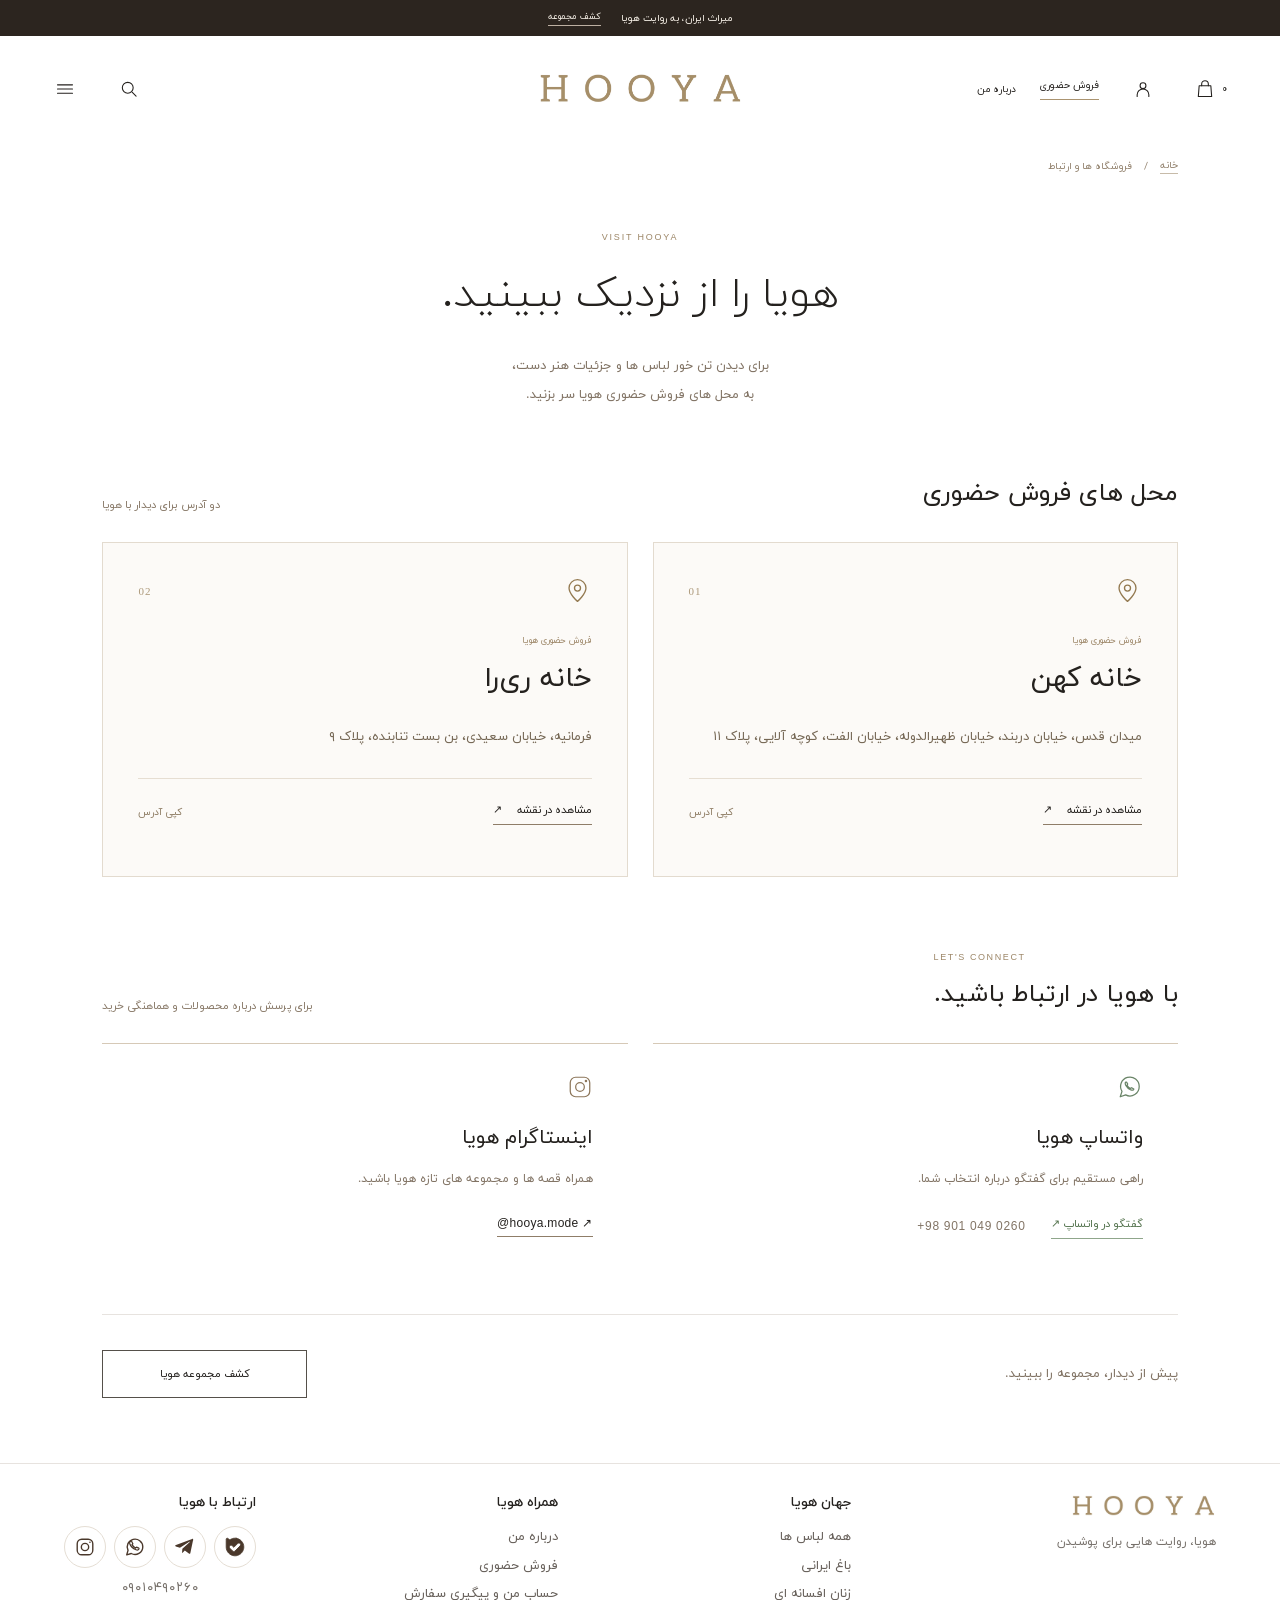
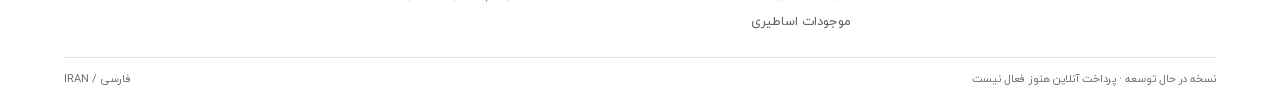
<file: docs/contact.html>
<!doctype html>
<html lang="fa" dir="rtl"><head><meta charset="utf-8"><meta name="viewport" content="width=device-width,initial-scale=1"><meta name="theme-color" content="#ffffff"><meta name="description" content="آدرس محل های فروش حضوری هویا در خانه کهن و خانه ری‌را، و راه های ارتباط با هویا."><title>فروشگاه ها و ارتباط با ما | هویا</title><link rel="preload" href="assets/fonts/iranyekan/iranyekanwebregular.woff2" as="font" type="font/woff2" crossorigin><style data-hooya-source="fonts.css">@font-face{font-family:IRANYekan;src:url('assets/fonts/iranyekan/iranyekanweblight.woff2') format('woff2');font-style:normal;font-weight:300;font-display:swap}
@font-face{font-family:IRANYekan;src:url('assets/fonts/iranyekan/iranyekanwebregular.woff2') format('woff2');font-style:normal;font-weight:400;font-display:swap}
@font-face{font-family:IRANYekan;src:url('assets/fonts/iranyekan/iranyekanwebmedium.woff') format('woff');font-style:normal;font-weight:500;font-display:swap}
@font-face{font-family:IRANYekan;src:url('assets/fonts/iranyekan/iranyekanwebbold.woff2') format('woff2');font-style:normal;font-weight:700;font-display:swap}
@font-face{font-family:IRANYekan;src:url('assets/fonts/iranyekan/iranyekanwebextrabold.woff') format('woff');font-style:normal;font-weight:800;font-display:swap}
</style><style data-hooya-source="styles.css">@font-face{font-family:Vazirmatn;src:url('assets/Vazirmatn.woff2') format('woff2');font-style:normal;font-weight:100 900;font-display:swap}
/* Shared catalog navigation and add-to-cart confirmation. */
.breadcrumbs{display:flex;align-items:center;gap:12px;padding-top:22px;color:#8b8176;font-size:10px}.breadcrumbs a:hover{color:#24211e}
[data-catalog="full"] .collection{padding-top:48px}[data-catalog="full"] .section-heading h1{font-size:32px;line-height:1.7}
.all-products-link{margin-top:38px}.added-dialog{max-width:420px;width:calc(100% - 32px);padding:45px 30px 27px}.added-dialog #added-title{color:#477451;font-size:13px;padding-left:12px}
#added-product{display:flex;align-items:center;gap:18px;margin:23px 0}#added-product .product-photo{width:75px;flex-shrink:0;aspect-ratio:2/3;object-fit:cover}#added-product h3{font-size:15px}#added-product p{font-size:11px;margin-top:10px;color:#777}
.added-dialog>.button{display:flex;align-items:center;justify-content:center;min-height:46px;width:100%;font-size:12px;background:#111;color:#fff}.continue-shopping{display:block;margin:18px auto 0;font-size:11px;border-bottom:1px solid #c1b5a5;padding-bottom:5px}
@media(max-width:600px){[data-catalog="full"] .collection{padding-top:34px}[data-catalog="full"] .section-heading h1{font-size:26px}.breadcrumbs{padding-top:15px;font-size:9px}.added-dialog{padding:42px 22px 25px}.added-dialog #added-title{font-size:12px}}
:root{--paper:#fff;--ink:#24211e;--muted:#77716b;--line:#e7e3df;--brown:#4a382b;--gold:#ab9470}*{box-sizing:border-box}html{scroll-behavior:smooth;scroll-padding-top:30px}body{margin:0;background:var(--paper);color:var(--ink);font:14px IRANYekan,Vazirmatn,Tahoma,sans-serif;-webkit-font-smoothing:antialiased}a{color:inherit;text-decoration:none}button,input{font:inherit}button{border:0;background:none;color:inherit;cursor:pointer}a,button{touch-action:manipulation;-webkit-tap-highlight-color:transparent}svg{display:block;fill:none;stroke:currentColor;stroke-width:1.3;stroke-linecap:round;stroke-linejoin:round}h1,h2,h3,p{margin:0}h1,h2,h3{font-weight:400}p{line-height:2.2}button:focus-visible,a:focus-visible,input:focus-visible{outline:2px solid var(--gold);outline-offset:5px}::selection{background:#e9dfcf}.skip{position:fixed;top:-100px;right:20px;z-index:100;padding:16px;background:white}.skip:focus{top:15px}.announcement{height:36px;background:#2c251f;color:#f7f1e8;display:flex;align-items:center;justify-content:center;gap:20px;font-size:10px}.announcement a{border-bottom:1px solid #bdb0a2;padding-bottom:2px;font-size:9px}.header{height:106px;display:grid;grid-template-columns:1fr auto 1fr;align-items:center;padding:0 3.5%;direction:ltr;background:#fff}.header-start,.header-end{display:flex;gap:24px;align-items:center}.header-end{justify-content:flex-end;direction:ltr}.icon-button{display:inline-flex;align-items:center;justify-content:center;gap:7px;padding:8px;min-height:40px;min-width:40px}.icon-button svg{width:20px;height:20px}.bag-button{direction:ltr}.bag-button span{font-size:10px}.brand{display:block;width:205px}.wordmark{width:100%;height:auto;stroke:none}.house-link{font-size:10px}.page-width{width:84%;max-width:1600px;margin-left:auto;margin-right:auto}.campaign{position:relative;isolation:isolate;overflow:hidden;background:#8d7356}.hero{height:calc(100svh - 184px);min-height:470px;max-height:820px}.campaign-image{position:absolute;inset:0;width:100%;height:100%;object-fit:cover;z-index:-2}.hero .campaign-image{object-position:center top}.campaign:after{content:'';position:absolute;inset:0;background:rgba(27,19,12,.22);z-index:-1}.campaign-copy{position:absolute;inset:0;display:flex;flex-direction:column;align-items:center;justify-content:center;text-align:center;color:white;padding:45px 25px}.eyebrow{display:block;color:var(--muted);font-size:10px;font-weight:400;letter-spacing:.8px;margin-bottom:15px}.campaign .eyebrow{color:#fff;font-size:11px;letter-spacing:.8px}.hero h1{font-size:clamp(36px,3.6vw,57px);line-height:1.75;font-weight:350}.campaign-link{display:inline-block;border-bottom:1px solid currentColor;padding:3px 0 7px;margin-top:28px;font-size:12px;color:inherit;transition:opacity .2s}.campaign-link:hover{opacity:.7}.campaign-caption{position:absolute;bottom:22px;left:25px;color:#f8f3ed;letter-spacing:1.8px;font-size:8px;font-family:Arial,sans-serif}.collection{padding:76px 0 82px;text-align:center}.section-heading{text-align:center;margin-bottom:28px}.section-heading .eyebrow{font-size:9px;letter-spacing:1.8px;color:#97846b;font-family:Arial,sans-serif}.section-heading h2,.about h2{font-size:30px;line-height:1.7}.section-heading p{font-size:12px;color:var(--muted);margin-top:12px}.collection-toolbar{display:flex;justify-content:center;margin-bottom:33px}.filters{display:flex;gap:35px;justify-content:center}.filters button{font-size:12px;padding:10px 1px;color:var(--muted);border-bottom:1px solid transparent}.filters button.selected{color:var(--ink);border-color:var(--ink)}.product-grid{display:grid;grid-template-columns:repeat(3,minmax(0,1fr));gap:24px;text-align:center}.product-card{min-width:0}.product-image-wrap{position:relative;background:#f5f2ed;overflow:hidden}.product-view{display:block;width:100%;padding:0}.product-photo{display:block;width:100%;aspect-ratio:2/3;background-image:url('assets/products.jpg');background-size:300% 100%;background-repeat:no-repeat;transition:transform .6s}.photo-0{background-position:0% center}.photo-1{background-position:50% center}.photo-2{background-position:100% center}.product-view:hover .product-photo{transform:scale(1.025)}.product-tag{position:absolute;top:14px;right:14px;font-size:8px;color:#584937;background:#ffffffd4;padding:4px 8px;pointer-events:none}.product-quick{position:absolute;left:14px;bottom:14px;border:1px solid #ffffffc4;border-radius:50%;width:32px;height:32px;display:grid;place-items:center;font-size:20px;font-weight:300;background:#ffffffd9}.product-quick:hover{background:white}.product-meta{margin-top:21px;display:flex;flex-direction:column;align-items:center;gap:12px}.product-name{font-size:17px;padding:0;margin-bottom:5px}.product-type{font-size:11px;color:var(--muted)}.product-bottom{margin-top:15px;font-size:11px}.product-bottom>span{display:none}.product-bottom button{padding:0 0 4px;border-bottom:1px solid #93816b;font-size:10px}.demo-label{font-size:9px;color:var(--muted);line-height:1.9}.collection-note{margin:30px 0 25px}.outline-button{display:inline-flex;justify-content:center;align-items:center;min-width:205px;min-height:48px;border:1px solid #55504a;padding:12px 25px;font-size:11px;transition:background .2s,color .2s}.outline-button:hover{background:#292520;color:white}.filter-status{font-size:12px;color:var(--muted);margin-bottom:24px}.filter-status:empty{display:none}.filter-clear{border-bottom:1px solid;font-size:10px;margin-right:16px;padding:0}.empty-state{padding:50px 15px;color:var(--muted);font-size:12px}.stories{padding:8px 0 78px}.stories .section-heading{margin-bottom:35px}.editorial-grid{display:grid;grid-template-columns:1fr 1fr;gap:27px}.editorial-card{min-width:0}.editorial-image{display:block;padding:0;width:100%;aspect-ratio:4/5;overflow:hidden;position:relative;background:#d1b999}.editorial-image img{height:100%;width:100%;object-fit:cover;object-position:74% center;transition:transform .7s}.editorial-image:hover img{transform:scale(1.025)}.rakhsh-image .product-photo{position:absolute;inset:0;width:100%;height:100%;aspect-ratio:auto;background-size:300% 100%}.editorial-copy{text-align:center;padding:25px 10px 0}.editorial-copy .eyebrow{font-size:10px;margin-bottom:8px}.editorial-copy h3{font-size:23px;line-height:1.8}.text-link{display:inline-block;padding:2px 0 6px;border-bottom:1px solid #8f7d68;font-size:11px;margin-top:16px}.story-discovery{border-top:1px solid var(--line);border-bottom:1px solid var(--line);margin-top:48px;padding:28px 0;display:flex;gap:20px;align-items:center;justify-content:space-between}.story-discovery>span{font-size:12px}.story-options{display:flex;gap:30px}.story-options button{font-size:11px;padding:6px 0;border-bottom:1px solid transparent}.story-options button:hover{border-color:var(--gold)}.craft{height:550px}.craft .campaign-image{object-position:center 52%}.craft:after{background:rgba(20,12,5,.37)}.craft h2{font-size:44px;line-height:1.8}.craft p{font-size:12px;margin-top:10px}.craft .campaign-link{margin-top:25px}.about{text-align:center;padding:85px 0 90px}.about .eyebrow{font-family:Arial,sans-serif;letter-spacing:1.8px;font-size:9px;color:#97846b}.about p{font-size:13px;max-width:660px;margin:22px auto 28px;line-height:2.4}.footer{border-top:1px solid var(--line);padding:48px 8% 25px}.footer-links{display:grid;grid-template-columns:1fr 1fr 1.4fr;gap:50px;padding-bottom:55px}.footer-links h3{font-size:13px;margin-bottom:22px}.footer-links a{display:block;max-width:max-content;font-size:11px;margin-top:12px;color:#67605a}.footer-links a:hover{text-decoration:underline}.footer-links p{font-size:10px;color:var(--muted);margin-top:12px}.footer-brand{width:250px;display:block;margin:10px auto 40px}.footer-brand svg{width:100%;height:auto;stroke:none}.footer-bottom{display:flex;justify-content:space-between;gap:20px;border-top:1px solid var(--line);padding-top:22px;font-size:9px;color:var(--muted)}dialog{border:1px solid var(--line);padding:48px;background:#fff;color:var(--ink);width:min(660px,90vw);max-height:90dvh;overflow-y:auto}dialog::backdrop{background:#16100a70;backdrop-filter:blur(3px)}.close{position:absolute;left:13px;top:9px;font-size:29px;font-weight:200;width:38px;height:38px}.menu-dialog{position:fixed;right:0;left:auto;top:0;margin:0;border:0;border-left:1px solid var(--line);height:100dvh;max-height:100dvh;width:min(460px,92vw);padding:65px 45px 35px}.menu-brand{display:block;width:190px;margin:10px 0 50px}.menu-brand svg{width:100%;height:auto;stroke:none}.menu-dialog nav a{display:flex;justify-content:space-between;font-size:20px;padding:17px 0}.menu-dialog nav a span{font-size:16px;color:var(--muted)}.menu-categories{display:flex;gap:25px;margin-top:25px;padding-top:28px;border-top:1px solid var(--line);font-size:12px;color:var(--muted)}.menu-instagram{display:block;text-align:right;margin-top:65px;font-size:10px;letter-spacing:1.3px}.search-dialog h2,.bag-dialog h2{font-size:27px;margin-bottom:30px}.search-dialog label{display:block;font-size:11px;margin-bottom:12px}.search-field{display:flex;gap:10px}.search-field input{border:1px solid var(--line);min-width:0;flex:1;padding:12px;font-size:12px;color:var(--ink)}.button{display:inline-flex;background:var(--brown);color:white;justify-content:center;align-items:center;min-height:47px;padding:12px 25px;font-size:12px}.button:hover{background:#292019}.product-dialog{width:min(860px,94vw);padding:0}.product-detail{display:grid;grid-template-columns:1fr 1fr;direction:ltr}.product-detail>.product-photo{height:100%;min-height:490px;aspect-ratio:auto;background-size:300% 100%}.product-detail-copy{padding:50px 30px 35px;direction:rtl}.product-detail-copy h2{font-size:29px}.product-detail-copy p{font-size:12px;margin:15px 0;color:var(--muted)}.product-detail-copy label{display:block;font-size:11px;margin:18px 0 10px}.sizes{display:flex;gap:8px}.sizes button{width:40px;height:36px;border:1px solid var(--line);font-size:11px}.sizes .selected{background:var(--brown);color:white;border-color:var(--brown)}.product-detail-copy>.button{margin-top:23px;width:100%;gap:12px}.product-detail-copy .demo-label{display:block;margin-top:15px}.bag-item{display:flex;justify-content:space-between;align-items:center;padding:20px 0;border-bottom:1px solid var(--line);gap:15px;font-size:12px}.bag-item small{display:block;color:var(--muted);margin-top:5px}.bag-item button{font-size:10px;text-decoration:underline}.bag-note{font-size:11px;color:var(--muted);margin-top:25px}.craft-dialog img{width:100%;aspect-ratio:16/9;object-fit:cover;margin-bottom:25px}.craft-dialog h2{font-size:27px}.craft-dialog p{font-size:12px;margin-top:15px;color:var(--muted)}.toast{position:fixed;bottom:25px;left:25px;background:var(--brown);color:#fff;padding:15px 24px;font-size:12px;z-index:50;opacity:0;transform:translateY(15px);transition:.25s;pointer-events:none}.toast.show{opacity:1;transform:translateY(0)}
@media(min-width:1700px){.hero{max-height:900px}.page-width{width:86%}.hero h1{font-size:62px}}
@media(max-width:1000px){.page-width{width:90%}.header{height:95px}.brand{width:180px}.header-start,.header-end{gap:13px}.house-link{display:none}.hero{height:60vw;min-height:440px}.hero h1{font-size:43px}.collection{padding:60px 0 65px}.product-grid{gap:17px}.story-discovery{flex-direction:column;gap:16px}.story-options{gap:28px}.craft{height:480px}.editorial-copy h3{font-size:21px}.footer{padding-left:5%;padding-right:5%}}
@media(max-width:600px){html{scroll-padding-top:18px}.announcement{height:30px;font-size:9px;gap:16px}.announcement a{font-size:8px}.header{height:86px;padding:0 4%;grid-template-columns:1fr auto 1fr}.header-start{gap:2px}.header-end{gap:0}.icon-button{padding:5px;min-width:32px}.icon-button svg{width:18px;height:18px}.brand{width:139px}.bag-button{gap:4px}.bag-button span{font-size:9px}.page-width{width:92%}.hero{height:calc(86svh - 116px);min-height:480px;max-height:680px}.hero .campaign-image{object-position:65% center}.hero:after{background:linear-gradient(0deg,rgba(27,19,12,.48),rgba(27,19,12,.1) 80%)}.campaign-copy{padding:30px 15px}.hero .campaign-copy{justify-content:flex-end;padding-bottom:67px}.hero h1{font-size:37px;line-height:1.7}.campaign .eyebrow{font-size:9px;margin-bottom:11px}.campaign-link{font-size:11px;margin-top:20px}.campaign-caption{bottom:18px;left:15px;font-size:6px;letter-spacing:1px}.collection{padding:48px 0 53px}.section-heading{margin-bottom:18px}.section-heading .eyebrow{font-size:8px;letter-spacing:1.3px;margin-bottom:10px}.section-heading h2,.about h2{font-size:25px}.section-heading p{font-size:10px;margin-top:8px}.collection-toolbar{margin-bottom:25px}.filters{gap:25px}.filters button{font-size:10px;padding:8px 0}.product-grid{gap:27px 12px;grid-template-columns:repeat(2,minmax(0,1fr))}.product-card:last-child:nth-child(odd){grid-column:1/-1;width:calc(50% - 6px);justify-self:center}.product-name{font-size:13px;margin-bottom:5px}.product-type{font-size:8px}.product-meta{margin-top:14px;gap:9px}.product-tag{right:8px;top:8px;font-size:7px;padding:3px 6px}.product-quick{width:27px;height:27px;left:9px;bottom:9px;font-size:18px}.product-bottom{margin-top:11px}.product-bottom button{font-size:9px}.collection-note{font-size:8px;margin-top:25px}.outline-button{font-size:10px;min-height:44px;min-width:190px}.stories{padding:0 0 50px}.stories .section-heading{margin-bottom:26px}.editorial-grid{gap:14px}.editorial-image{aspect-ratio:3/4}.simorgh-image img{object-position:72% center}.editorial-copy{padding:17px 1px 0}.editorial-copy .eyebrow{font-size:8px;margin-bottom:6px;letter-spacing:0}.editorial-copy h3{font-size:14px;line-height:1.9}.text-link{font-size:9px;margin-top:11px}.story-discovery{margin-top:30px;padding:23px 5px;gap:12px}.story-discovery>span{font-size:11px}.story-options{display:grid;grid-template-columns:1fr 1fr;text-align:center;width:100%;gap:6px 22px}.story-options button{font-size:10px;justify-self:center}.craft{height:420px}.craft h2{font-size:31px}.craft p{font-size:10px;margin-top:8px}.craft .campaign-image{object-position:43% center}.craft .campaign-copy{padding:35px 18px}.about{padding:55px 15px 60px}.about .eyebrow{font-size:8px}.about p{font-size:11px;line-height:2.3;margin:17px auto 25px}.about p br{display:none}.footer{padding:35px 6% 20px}.footer-links{grid-template-columns:1fr 1fr;gap:30px 20px;padding-bottom:35px}.footer-links>div:last-child{grid-column:1/-1}.footer-links h3{font-size:12px;margin-bottom:17px}.footer-links a{font-size:10px;margin-top:11px}.footer-links p{font-size:9px}.footer-brand{width:215px;margin:10px auto 30px}.footer-bottom{flex-direction:column;align-items:center;gap:12px;font-size:8px;text-align:center;padding-top:20px}dialog{padding:40px 23px}.menu-dialog{padding:55px 30px 35px}.menu-dialog nav a{font-size:18px}.menu-brand{width:170px;margin-bottom:35px}.search-dialog h2{font-size:22px}.search-field{flex-direction:column}.product-detail{grid-template-columns:1fr}.product-detail>.product-photo{height:390px;min-height:0;background-size:300% 100%}.product-detail-copy{padding:30px 25px}.product-detail-copy h2{font-size:25px}.product-dialog .close{background:#fff;z-index:2}.toast{right:6%;left:6%;bottom:15px;text-align:center;font-size:11px}.filter-status{font-size:10px}.craft-dialog h2{font-size:24px}}
@media(prefers-reduced-motion:reduce){html{scroll-behavior:auto}*,*:before,*:after{transition:none!important;animation:none!important}}
/* Catalog-driven product photos and prices. */
.collection-tabs{display:flex;justify-content:center;gap:8px 25px;flex-wrap:wrap;margin:0 auto 22px}.collection-tabs button{font-size:12px;color:#8c7b65;padding:10px 0;border-bottom:1px solid transparent;display:inline-flex;align-items:center;gap:7px}.collection-tabs button.selected{color:var(--ink);border-color:var(--brown)}.collection-tabs button>span{font-size:9px;color:#9d8e7c;min-width:13px}.collection-toolbar{align-items:center;gap:22px;margin-bottom:30px}.kind-label{font-size:9px;color:#a18f77}.collection-toolbar .filters{gap:20px}.collection-toolbar .filters button{font-size:10px}.collection-editorials{grid-template-columns:repeat(3,minmax(0,1fr));gap:23px}.collection-editorials .editorial-copy h3{font-size:22px}.collection-summary{color:#8a7a66;font-size:10px;margin-top:9px;line-height:2}.menu-dialog .menu-collections{margin:0 0 10px;padding-right:18px;border-right:1px solid #d4c7b4}.menu-dialog .menu-collections a{font-size:13px;padding:10px 0;color:#8f7a5b}.menu-dialog .menu-collections a:hover{color:var(--ink)}
@media(max-width:600px){.collection-tabs{gap:4px 17px;margin-bottom:19px}.collection-tabs button{font-size:10px;gap:5px;padding:8px 0}.collection-tabs button>span{font-size:8px}.collection-toolbar{gap:17px;margin-bottom:25px}.collection-toolbar .filters{gap:19px}.collection-toolbar .filters button{font-size:9px}.collection-editorials{grid-template-columns:repeat(2,minmax(0,1fr));gap:27px 14px}.collection-editorials .editorial-card:last-child{grid-column:1/-1;width:calc(50% - 7px);justify-self:center}.collection-editorials .editorial-copy h3{font-size:15px}.collection-summary{font-size:9px;margin-top:7px}.menu-dialog .menu-collections{padding-right:15px}.menu-dialog .menu-collections a{font-size:12px;padding:9px 0}}
.sr-only{position:absolute;width:1px;height:1px;padding:0;margin:-1px;overflow:hidden;clip:rect(0,0,0,0);white-space:nowrap;border:0}
.hero-slider .hero-track{position:absolute;inset:0;display:flex;direction:ltr;height:100%;z-index:-2;transition:transform .7s cubic-bezier(.22,.65,.28,1);will-change:transform}.hero-slide{flex:0 0 100%;min-width:100%;height:100%;direction:rtl}.slide-images{height:100%;display:grid;grid-template-columns:1.06fr 1fr;gap:3px}.slide-images img{width:100%;height:100%;min-width:0;object-fit:cover;object-position:center 35%}.hero.hero-slider:after{background:linear-gradient(90deg,rgba(25,17,9,.52),rgba(25,17,9,.28) 48%,transparent 65%);pointer-events:none}.hero-slider .campaign-copy{width:48%;right:auto;left:0;pointer-events:none}.hero-slider .campaign-link{pointer-events:auto}.slider-controls{position:absolute;bottom:19px;left:23px;right:23px;display:flex;align-items:center;justify-content:space-between;gap:15px;color:white;z-index:3;direction:rtl}.slider-arrows{display:flex;gap:8px}.slider-arrows button,.slider-pause{width:35px;height:35px;border:1px solid #ffffff70;background:#21180b24;display:grid;place-items:center;font:19px Arial;border-radius:50%;padding:0}.slider-arrows button:hover,.slider-pause:hover{background:#21180b70}.slider-pause svg{width:17px;height:17px;stroke:currentColor;stroke-width:1.4}.slider-pause .play-symbol{display:none}.slider-pause.is-paused .pause-symbol{display:none}.slider-pause.is-paused .play-symbol{display:block}.slider-dots{display:flex;gap:2px;position:absolute;left:50%;transform:translateX(-50%);direction:ltr}.slider-dots button{width:26px;height:35px;padding:0;display:grid;place-items:center}.slider-dots span{width:5px;height:5px;border-radius:10px;background:#ffffff80;transition:width .25s,background .25s}.slider-dots [aria-current=true] span{width:22px;background:white}.hero.hero-slider{touch-action:pan-y;overflow:clip}
@media(max-width:600px){.slide-images{grid-template-columns:1fr}.slide-detail{display:none}.hero-slider .campaign-copy{width:100%;right:0;left:0;padding-bottom:95px}.hero.hero-slider:after{background:linear-gradient(0deg,rgba(25,17,9,.62),rgba(25,17,9,.15) 65%,transparent)}.slider-controls{bottom:17px;left:17px;right:17px}.slide-images .slide-model{object-position:center 30%}.slider-arrows button,.slider-pause{width:32px;height:32px}}
@media(prefers-reduced-motion:reduce){.hero-slider .hero-track,.slider-dots span{transition:none}}
[hidden]{display:none!important}
.hero-images{display:grid;grid-template-columns:repeat(3,minmax(0,1fr));gap:4px}.hero-images img{width:100%;height:100%;min-width:0;object-fit:cover;object-position:center 30%}.hero .campaign-copy{text-shadow:0 1px 14px #0005}.hero:after{background:rgba(20,15,10,.30)}.editorial-card .real-product-image img{object-position:center 30%}.craft .real-craft-image{object-position:center 43%}.product-view>.custom-photo{object-position:center 35%}
.product-gallery{min-width:0;background:#f5f2ed;padding-bottom:20px;direction:rtl}.gallery-stage{height:min(62vh,560px);min-height:340px;position:relative}.gallery-image-slot{height:100%}.gallery-image-slot .product-photo{width:100%;height:100%;aspect-ratio:auto;object-fit:contain;background:none}.gallery-arrow{position:absolute;top:50%;transform:translateY(-50%);width:35px;height:35px;background:#fffffff0;border:1px solid #d7cec3;border-radius:50%;font:19px Arial;display:grid;place-items:center}.gallery-prev{right:13px}.gallery-next{left:13px}.gallery-toolbar{display:flex;align-items:center;justify-content:space-between;padding:17px 20px 13px;font-size:9px;color:#7c6f60;gap:12px}.gallery-count{white-space:nowrap;direction:rtl}.gallery-thumbnails{display:flex;justify-content:center;gap:9px;padding:0 15px}.gallery-thumbnails button{width:53px;height:70px;padding:3px;border:1px solid transparent;overflow:hidden}.gallery-thumbnails button.selected{border-color:#6b523a}.gallery-thumbnails img{display:block;width:100%;height:100%;object-fit:cover}.product-dialog .close{z-index:3;background:#ffffffdb}.product-gallery+.product-detail-copy{align-self:center}.product-detail-copy .product-description{line-height:2.15}.product-gallery~.product-detail-copy{max-width:100%}
@media(max-width:600px){.hero-images{grid-template-columns:1fr}.hero-images img{display:none}.hero-images img:nth-child(2){display:block;object-position:center 28%}.gallery-stage{height:440px;min-height:0}.gallery-toolbar{padding:15px 20px 10px}.gallery-thumbnails button{width:49px;height:64px}.product-gallery{padding-bottom:16px}.product-detail-copy{padding-top:25px}}
.product-view>.custom-photo{height:auto;aspect-ratio:2/3;object-fit:cover;background:none}.product-detail>.custom-photo{object-fit:cover;background:none;width:100%}.product-bottom>.catalog-price{display:block;margin-bottom:12px;font-size:11px;color:var(--brown)}.product-bottom>.catalog-price:empty{display:none}.product-description{white-space:pre-line}.product-detail-copy .detail-price{color:var(--brown);font-size:14px}.button:disabled{cursor:default;opacity:.55}.custom-photo{background-image:none}
/* Cards remain visible unless the scroll observer has been initialized. */
#product-grid .product-card.reveal-ready{opacity:0;transform:translateY(28px);transition:opacity .7s ease,transform .8s cubic-bezier(.2,.7,.2,1);transition-delay:var(--reveal-delay,0ms)}
#product-grid .product-card.reveal-ready.is-revealed{opacity:1;transform:none}
#product-grid .product-card.reveal-ready:focus-within{opacity:1;transform:none;transition:none}
@media(prefers-reduced-motion:reduce){#product-grid .product-card.reveal-ready{opacity:1;transform:none;transition:none}}

/* Compact desktop cards; mobile keeps its existing two-column layout. */
@media(min-width:1024px){.latest-products .product-grid{width:100%;max-width:1100px;grid-template-columns:repeat(4,minmax(0,1fr));margin-inline:auto}[data-catalog="full"] .product-grid{grid-template-columns:repeat(4,minmax(0,1fr));gap:32px 22px}.collection .product-meta{margin-top:16px;gap:0}.collection .product-name{margin-bottom:0}.collection .product-bottom{margin-top:12px}}
@media(min-width:601px) and (max-width:1023px){.latest-products .product-grid{grid-template-columns:repeat(2,minmax(0,1fr));max-width:720px;margin-inline:auto}}

/* Initial HTML cards remain usable while scripts and live catalog load. */
.product-bottom>a{font-size:11px;border-bottom:1px solid #a18a68;padding-bottom:6px}.product-quick{display:grid;place-items:center}.product-view{display:block}
@media(max-width:600px){.product-bottom>a{font-size:9px}}

/* A failed detail request falls back to the already loaded campaign photograph. */
.slide-images>.slide-detail{width:100%;height:100%;min-width:0;background-size:cover;background-position:center 35%;background-repeat:no-repeat}
</style><style data-hooya-source="contact.css">.contact-breadcrumbs{display:flex;align-items:center;gap:12px;padding:16px 0 24px;font-size:10px;color:#91806c}.contact-breadcrumbs a{border-bottom:1px solid #c7bba9}.contact-intro{text-align:center;padding:34px 0 60px}.contact-intro .eyebrow{font:9px Arial,sans-serif;letter-spacing:1.8px;color:#9c8667;margin-bottom:16px}.contact-intro h1{font-size:42px;font-weight:350;line-height:1.8}.contact-intro p{font-size:13px;color:#827465;line-height:2.3;margin-top:18px}.contact-section-heading{display:flex;align-items:flex-end;justify-content:space-between;gap:25px;margin-bottom:26px}.contact-section-heading h2{font-size:25px;line-height:1.8}.contact-section-heading>span,.contact-section-heading>p{font-size:11px;color:#8a7b6a;line-height:2}.store-grid{display:grid;grid-template-columns:1fr 1fr;gap:25px}.store-card{padding:33px 35px 22px;border:1px solid #e3dbcf;background:#fcfaf7;display:flex;flex-direction:column;min-width:0}.store-card-top{display:flex;justify-content:space-between;align-items:center;margin-bottom:29px}.store-icon{width:29px;color:#937950}.store-icon svg{width:29px;height:29px;stroke-width:1.1}.store-number{font:11px Georgia,serif;letter-spacing:1px;color:#ac9879}.store-card .eyebrow{font-size:9px;color:#9c8667;margin-bottom:9px;letter-spacing:0}.store-card h3{font-size:28px;line-height:1.7;margin-bottom:17px}.store-card address{font-style:normal;font-size:13px;line-height:2.5;color:#756754;margin-bottom:25px;max-width:450px}.store-actions{display:flex;align-items:center;justify-content:space-between;gap:20px;margin-top:auto;padding-top:20px;border-top:1px solid #e6ded2}.store-actions .text-link{margin:0;font-size:11px;display:inline-flex;align-items:center;gap:15px;padding-bottom:6px}.copy-address{padding:6px 0;font-size:10px;color:#8c7a61}.copy-address:hover{text-decoration:underline}.copy-status{font-size:9px;color:#8a7455;line-height:1.9;min-height:18px;margin-top:10px}.channels-section{padding:75px 0 0}.channels-section .eyebrow{font:9px Arial,sans-serif;letter-spacing:1.6px;color:#9c8667;margin-bottom:10px}.contact-channels{display:grid;grid-template-columns:1fr 1fr;gap:25px}.contact-channel{padding:30px 35px;border-top:1px solid #d6c9b7;min-width:0}.channel-icon{display:block;margin-bottom:20px;color:#8d775b}.channel-icon svg{width:26px;height:26px;stroke-width:1.15}.whatsapp-icon{color:#698467}.contact-channel h3{font-size:20px;line-height:1.8}.contact-channel>p{font-size:12px;color:#827465;margin:10px 0 21px}.channel-status{font-size:10px;color:#a08d73;line-height:2;display:inline-block;border-bottom:1px solid #d8ccba;padding-bottom:6px}.social-handle{font:12px Arial,sans-serif;letter-spacing:.3px;margin:0}.whatsapp-live{display:flex;align-items:center;gap:25px;flex-wrap:wrap}.whatsapp-number{font:12px Arial,sans-serif;letter-spacing:.7px;color:#827465}.whatsapp-live .text-link{margin:0;color:#55744f;border-color:#8fa68b}.contact-return{border-top:1px solid var(--line);margin-top:45px;margin-bottom:65px;padding-top:35px;display:flex;align-items:center;justify-content:space-between;gap:25px}.contact-return p{font-size:13px;color:#827465}.contact-page .store-link[aria-current=page]{border-bottom:1px solid #ab9470;padding-bottom:6px}.menu-dialog nav a[aria-current=page]{color:#9c8667}
@media(max-width:900px){.contact-intro h1{font-size:36px}.store-card{padding:27px 24px 20px}.store-card h3{font-size:25px}.store-card address{font-size:12px}.contact-channel{padding:28px 24px}.contact-section-heading{align-items:flex-start}.contact-section-heading h2{font-size:23px}.contact-section-heading>span{padding-top:10px}}
@media(max-width:600px){.contact-breadcrumbs{font-size:9px;padding:7px 0 20px}.contact-intro{padding:22px 6% 40px}.contact-intro .eyebrow{font-size:8px}.contact-intro h1{font-size:29px;line-height:1.9}.contact-intro p{font-size:11px;margin-top:14px}.contact-section-heading{display:block;margin-bottom:20px;padding-inline:3px}.contact-section-heading h2{font-size:22px}.contact-section-heading>span,.contact-section-heading>p{display:block;font-size:10px;margin-top:8px;padding-top:0}.store-grid{grid-template-columns:1fr;gap:17px}.store-card{padding:25px 25px 18px}.store-card-top{margin-bottom:22px}.store-card h3{font-size:26px;margin-bottom:14px}.store-card address{font-size:12px;margin-bottom:22px;line-height:2.4}.store-actions{padding-top:17px}.store-actions .text-link{font-size:10px}.channels-section{padding-top:45px}.channels-section .eyebrow{font-size:8px}.contact-channels{grid-template-columns:1fr;gap:0}.contact-channel{padding:26px 24px 30px}.contact-channel h3{font-size:20px}.contact-channel>p{font-size:11px;line-height:2.2;margin-bottom:17px}.channel-status{font-size:10px}.contact-return{margin-top:20px;margin-bottom:45px;padding-top:28px;flex-direction:column;gap:20px;text-align:center}.contact-return p{font-size:12px}}
</style><style data-hooya-source="footer.css">/* Shared compact footer and locally served messenger marks. */
.footer.footer-compact{padding:28px max(5%,calc((100% - 1280px)/2)) 14px;background:#fff;border-top:1px solid #e7e3df;color:#24211e}
.footer-main{display:grid;grid-template-columns:1fr 1.7fr auto;gap:35px;align-items:start;padding-bottom:22px}
.footer-compact .footer-brand{display:block;width:145px;margin:2px 0 14px}.footer-compact .footer-brand svg{display:block;width:100%;height:auto;stroke:none}
.footer-identity p{font-size:12px;line-height:1.8;color:#77716b}
.footer-navigation{display:grid;grid-template-columns:1fr 1fr;gap:26px}.footer-navigation h3,.footer-contact h3{font-size:14px;font-weight:500;margin:0 0 12px;line-height:1.6}
.footer-navigation a{display:block;width:fit-content;font-size:13px;color:#67605a;line-height:1.8;margin:5px 0 0}.footer-navigation a:hover{text-decoration:underline;text-underline-offset:4px}
.footer-compact .footer-bottom{display:flex;flex-direction:row;justify-content:space-between;align-items:center;gap:12px;border-top:1px solid #e7e3df;padding-top:12px;font-size:11px;color:#77716b;line-height:1.8}
.footer-phone{font-size:13px;color:#77716b;letter-spacing:.8px;line-height:1.6;margin:10px 0 0;text-align:center}
.social-links{display:flex;align-items:center;gap:8px;direction:ltr}
.social-links .social-link{display:inline-flex;align-items:center;justify-content:center;flex:none;width:42px;height:42px;min-width:42px;padding:9px;margin:0;border:1px solid #e5ded4;border-radius:50%;background:#fff;color:#4a382b;cursor:pointer;box-sizing:border-box;transition:background .2s,border-color .2s;list-style:none}
.social-links .social-link:hover,.social-bale[open]>summary{background:#f6f1e9;border-color:#ab9470}.social-links .social-link:focus-visible{outline:2px solid #ab9470;outline-offset:4px}
.social-link svg,.social-link img{display:block;width:22px;height:22px;flex:none;object-fit:contain}.social-link svg{fill:none;stroke:currentColor;stroke-width:1.5;stroke-linecap:round;stroke-linejoin:round}.social-link::-webkit-details-marker{display:none}
.social-bale{position:relative;direction:rtl}.social-popover{position:absolute;bottom:calc(100% + 12px);right:0;width:235px;padding:18px;border:1px solid #e5ded4;border-radius:8px;background:#fff;box-shadow:0 8px 28px #35271c14;z-index:30;font:14px IRANYekan,Tahoma,sans-serif;text-align:right;color:#24211e}
.social-popover strong{font-size:15px;font-weight:500}.social-popover p{font-size:13px;color:#77716b;line-height:1.9;margin:7px 0 10px}.social-popover input{font:16px IRANYekan,Tahoma,sans-serif;width:100%;border:1px solid #e7e3df;border-radius:3px;padding:8px;background:#faf8f4;box-sizing:border-box;color:#24211e;text-align:center}
.social-popover button{font:13px IRANYekan,Tahoma,sans-serif;padding:8px 12px;min-height:38px;border:1px solid #d9cdbb;border-radius:3px;background:#f6f1e9;color:#4a382b;cursor:pointer;margin-top:10px}.social-popover>a{display:inline-block;font-size:13px;margin-right:12px;border-bottom:1px solid #ab9470;line-height:1.8}.social-copy-status{display:block;font-size:12px;color:#67605a;line-height:1.7;margin-top:7px}
.footer-mini{display:flex;justify-content:space-between;align-items:center;flex-wrap:wrap;gap:16px;padding:18px 5%;border-top:1px solid #e7e3df;color:#77716b;font-size:13px}.footer-mini>div:first-child{display:flex;align-items:center;flex-wrap:wrap;gap:18px}.footer-mini .social-link{width:38px;height:38px;min-width:38px;padding:8px}
@media(max-width:900px){.footer-main{grid-template-columns:1fr 1.6fr;gap:24px}.footer-contact{grid-column:1/-1;display:flex;align-items:center;gap:20px}.footer-contact h3{margin:0}.footer-contact .footer-phone{margin:0}.footer-compact .footer-brand{width:135px}}
@media(max-width:600px){.footer.footer-compact{padding:22px 5% 13px}.footer-main{grid-template-columns:1fr auto;gap:20px 12px;padding-bottom:18px}.footer-identity{grid-column:1;grid-row:1}.footer-compact .footer-brand{width:112px;margin:5px 0 10px}.footer-identity p{max-width:125px;font-size:11px;line-height:1.9}.footer-contact{grid-column:2;grid-row:1;display:block}.footer-contact h3{font-size:12px;text-align:center;margin-bottom:8px}.footer-contact .footer-phone{font-size:12px;margin-top:8px}.footer-navigation{grid-column:1/-1;grid-row:2;gap:20px}.footer-navigation h3{font-size:13px;margin-bottom:8px}.footer-navigation a{font-size:12px;margin-top:4px}.social-links{gap:6px}.social-links .social-link{width:36px;height:36px;min-width:36px;padding:7px}.social-link svg,.social-link img{width:20px;height:20px}.footer-compact .footer-bottom{align-items:start;gap:12px;font-size:10px;text-align:right;padding-top:11px}.footer-compact .footer-bottom>span:first-child{max-width:225px}.footer-mini{padding:16px 5%;font-size:12px;gap:14px}.social-popover{width:225px}}
@media(prefers-reduced-motion:reduce){.social-links .social-link{transition:none}}
@media(max-width:600px){.social-popover{position:fixed;bottom:20px;left:5%;right:5%;width:auto;max-width:340px;margin-inline:auto}}
</style></head><body class="contact-page"><svg aria-hidden="true" style="position:absolute;width:0;height:0;overflow:hidden"><defs><symbol id="hooya-logo-image" viewBox="0 0 2048 2048"><image href="[data-uri]" width="2048" height="2048"/></symbol></defs></svg><a class="skip" href="#main">رفتن به محتوای اصلی</a><div class="announcement"><span>میراث ایران، به روایت هویا</span><a href="products.html">کشف مجموعه</a></div>
<header class="header">
 <div class="header-start"><button class="icon-button" id="menu-open" aria-label="باز کردن فهرست"><svg viewBox="0 0 24 24"><path d="M3 7h18M3 12h18M3 17h18"/></svg></button><a class="icon-button" href="products.html?search=1" aria-label="جستجوی لباس"><svg viewBox="0 0 24 24"><circle cx="10.5" cy="10.5" r="6.5"/><path d="m16 16 4.5 4.5"/></svg></a></div>
 <a class="brand" href="./" aria-label="هویا، خانه"><svg class="wordmark" viewBox="220 900 1610 270" role="img" aria-label="HOOYA"><use href="#hooya-logo-image" width="2048" height="2048"/></svg></a>
 <div class="header-end"><a class="house-link" href="about.html">درباره من</a><a class="house-link store-link" href="contact.html" aria-current="page">فروش حضوری</a><a class="icon-button" data-account-header href="account.html" aria-label="حساب من و پیگیری سفارش"><svg viewBox="0 0 24 24"><circle cx="12" cy="8" r="3.5"/><path d="M5 21v-2a7 7 0 0 1 14 0v2"/></svg></a><a class="icon-button bag-button" id="bag-open" href="cart.html" aria-label="سبد خرید"><svg viewBox="0 0 24 24"><path d="M5 8h14l1 13H4L5 8Z"/><path d="M8 8V6a4 4 0 0 1 8 0v2"/></svg><span id="bag-count">۰</span></a></div>
</header>
<main id="main"><nav class="contact-breadcrumbs page-width" aria-label="مسیر صفحه"><a href="./">خانه</a><span aria-hidden="true">/</span><span aria-current="page">فروشگاه ها و ارتباط</span></nav>
 <section class="contact-intro page-width"><span class="eyebrow" dir="ltr">VISIT HOOYA</span><h1>هویا را از نزدیک ببینید.</h1><p>برای دیدن تن خور لباس ها و جزئیات هنر دست،<br>به محل های فروش حضوری هویا سر بزنید.</p></section>
 <section class="stores-section page-width" id="stores" aria-labelledby="stores-title"><div class="contact-section-heading"><h2 id="stores-title">محل های فروش حضوری</h2><span>دو آدرس برای دیدار با هویا</span></div><div class="store-grid"><article class="store-card" aria-labelledby="khaneh-kohan-title"><div class="store-card-top"><span class="store-icon"><svg viewBox="0 0 24 24" aria-hidden="true"><path d="M19 10c0 5-7 11-7 11S5 15 5 10a7 7 0 1 1 14 0Z"/><circle cx="12" cy="10" r="2.5"/></svg></span><span class="store-number" dir="ltr">01</span></div><span class="eyebrow">فروش حضوری هویا</span><h3 id="khaneh-kohan-title">خانه کهن</h3><address id="khaneh-kohan-address">میدان قدس، خیابان دربند، خیابان ظهیرالدوله، خیابان الفت، کوچه آلایی، پلاک ۱۱</address><div class="store-actions"><a class="text-link" href="https://maps.app.goo.gl/DGMpsR6WrRFeHZpT9" target="_blank" rel="noopener noreferrer" aria-label="مشاهده لوکیشن خانه کهن">مشاهده در نقشه <span aria-hidden="true">↗</span></a><button type="button" class="copy-address" data-copy-address="khaneh-kohan-address" aria-label="کپی آدرس خانه کهن">کپی آدرس</button></div><p class="copy-status" role="status"></p></article><article class="store-card" aria-labelledby="khaneh-rira-title"><div class="store-card-top"><span class="store-icon"><svg viewBox="0 0 24 24" aria-hidden="true"><path d="M19 10c0 5-7 11-7 11S5 15 5 10a7 7 0 1 1 14 0Z"/><circle cx="12" cy="10" r="2.5"/></svg></span><span class="store-number" dir="ltr">02</span></div><span class="eyebrow">فروش حضوری هویا</span><h3 id="khaneh-rira-title">خانه ری‌را</h3><address id="khaneh-rira-address">فرمانیه، خیابان سعیدی، بن بست تنابنده، پلاک ۹</address><div class="store-actions"><a class="text-link" href="https://maps.app.goo.gl/6ZdbCb7Fy83Pu72G6" target="_blank" rel="noopener noreferrer" aria-label="مشاهده لوکیشن خانه ری‌را">مشاهده در نقشه <span aria-hidden="true">↗</span></a><button type="button" class="copy-address" data-copy-address="khaneh-rira-address" aria-label="کپی آدرس خانه ری‌را">کپی آدرس</button></div><p class="copy-status" role="status"></p></article></div></section>
 <section class="channels-section page-width" aria-labelledby="channels-title"><div class="contact-section-heading"><div><span class="eyebrow" dir="ltr">LET'S CONNECT</span><h2 id="channels-title">با هویا در ارتباط باشید.</h2></div><p>برای پرسش درباره محصولات و هماهنگی خرید</p></div><div class="contact-channels">
  <article class="contact-channel whatsapp-channel" id="whatsapp"><span class="channel-icon whatsapp-icon" aria-hidden="true"><svg viewBox="0 0 24 24"><path d="M20.5 11.6A8.6 8.6 0 0 1 8 19.3L3 21l1.6-5A8.6 8.6 0 1 1 20.5 11.6Z"/><path d="M8.1 7.5c-.8.4-.6 1.8.2 3.2 1.1 1.9 2.7 3.4 4.5 4 1.6.6 2.8.1 2.7-.8l-2-1.3-1.2.8a8 8 0 0 1-3-3l.6-1.1-1.1-1.9-.7.1Z"/></svg></span><h3>واتساپ هویا</h3><p>راهی مستقیم برای گفتگو درباره انتخاب شما.</p><div id="whatsapp-details"><div class="whatsapp-live"><a class="text-link" href="https://wa.me/989010490260" target="_blank" rel="noopener noreferrer">گفتگو در واتساپ ↗</a><span class="whatsapp-number" dir="ltr">+98 901 049 0260</span></div></div></article>
  <article class="contact-channel"><span class="channel-icon" aria-hidden="true"><svg viewBox="0 0 24 24"><rect x="3" y="3" width="18" height="18" rx="5"/><circle cx="12" cy="12" r="4"/><circle cx="17.5" cy="6.5" r=".6"/></svg></span><h3>اینستاگرام هویا</h3><p>همراه قصه ها و مجموعه های تازه هویا باشید.</p><a class="text-link social-handle" href="https://www.instagram.com/hooya.mode/" target="_blank" rel="noopener noreferrer" dir="ltr">@hooya.mode ↗</a></article>
 </div></section><section class="contact-return page-width"><p>پیش از دیدار، مجموعه را ببینید.</p><a class="outline-button" href="products.html">کشف مجموعه هویا</a></section>
</main><footer class="footer footer-compact" id="site-footer">
 <div class="footer-main">
  <div class="footer-identity"><a class="footer-brand" href="index.html" aria-label="هویا، خانه"><svg viewBox="220 900 1610 270" role="img" aria-label="HOOYA"><use href="#hooya-logo-image" width="2048" height="2048"/></svg></a><p>هویا، روایت هایی برای پوشیدن</p></div>
  <nav class="footer-navigation" aria-label="دسترسی سریع"><div><h3>جهان هویا</h3><a href="products.html">همه لباس ها</a><a href="products.html?collection=persian-garden#collection">باغ ایرانی</a><a href="products.html?collection=legendary-women#collection">زنان افسانه ای</a><a href="products.html?collection=mythical-creatures#collection">موجودات اساطیری</a></div><div><h3>همراه هویا</h3><a href="about.html">درباره من</a><a href="contact.html#stores">فروش حضوری</a><a href="account.html" data-account-link>حساب من و پیگیری سفارش</a></div></nav>
  <div class="footer-contact"><h3>ارتباط با هویا</h3><div class="social-links" aria-label="هویا در شبکه های اجتماعی">
 <a class="social-link" href="https://www.instagram.com/hooya.mode/" target="_blank" rel="noopener noreferrer" aria-label="اینستاگرام هویا" title="اینستاگرام"><svg viewBox="0 0 24 24" aria-hidden="true"><rect x="3.5" y="3.5" width="17" height="17" rx="5"/><circle cx="12" cy="12" r="4"/><circle cx="17.4" cy="6.8" r=".9" fill="currentColor" stroke="none"/></svg></a>
 <a class="social-link" href="https://wa.me/989010490260" target="_blank" rel="noopener noreferrer" aria-label="واتساپ هویا، ۰۹۰۱۰۴۹۰۲۶۰" title="واتساپ"><svg viewBox="0 0 24 24" aria-hidden="true"><path d="M20.5 11.7a8.5 8.5 0 0 1-12.6 7.4L3 20.5l1.4-4.8a8.5 8.5 0 1 1 16.1-4Z"/><path d="m8 7.5 1.5 3-1 1c1.1 2 2.2 3.1 4.3 4l1.1-1.1 2.7 1.3c.4.2.4.5.2 1-.7 1.4-2.2 1.4-3.5.9-3.6-1.4-6.6-4.5-7.5-7.2-.4-1.3-.1-2.4.8-3 .5-.3 1-.4 1.4.1Z" transform="translate(1 -1) scale(.91)"/></svg></a>
 <a class="social-link" href="https://t.me/+989010490260" target="_blank" rel="noopener noreferrer" aria-label="تلگرام هویا، ۰۹۰۱۰۴۹۰۲۶۰" title="تلگرام"><svg viewBox="0 0 24 24" aria-hidden="true"><path d="m20.8 4.3-3.2 15.1c-.2 1.1-.9 1.3-1.8.8l-4.9-3.6-2.4 2.3c-.3.3-.5.5-1 .5l.4-5 9.1-8.2c.4-.4-.1-.6-.7-.2L5 13.1 0 11.5c-1.1-.3-1.1-1.1.2-1.6L19.7 2.4c.9-.3 1.6.2 1.3 1.9Z" transform="translate(2 1) scale(.9)" fill="currentColor" stroke="none"/></svg></a>
 <details class="social-bale"><summary class="social-link" aria-label="بله هویا، نمایش شماره تماس" title="بله"><svg aria-hidden="true" xmlns="http://www.w3.org/2000/svg" viewBox="50 0 40 40"><path d="M72.2139 4.1563C72.2051 4.15482 72.1962 4.15433 72.1878 4.15285C71.9482 4.12031 71.707 4.09171 71.464 4.06952C71.3821 4.06213 71.2993 4.0572 71.2169 4.05079C71.0409 4.03747 70.8649 4.02465 70.6869 4.01726C70.5631 4.01183 70.4383 4.01035 70.3141 4.00789C70.2091 4.00592 70.1055 4 70 4C69.9522 4 69.9043 4.00247 69.8565 4.00296C69.8235 4.00345 69.7909 4.00148 69.7579 4.00197C69.6864 4.00296 69.6159 4.0074 69.5449 4.00937C69.4423 4.01233 69.3393 4.01529 69.2367 4.01972C69.1253 4.02515 69.0148 4.03205 68.9039 4.03994C68.8018 4.04684 68.7002 4.05374 68.5987 4.06262C68.4882 4.07248 68.3787 4.08382 68.2688 4.09565C68.1687 4.1065 68.0681 4.11686 67.9685 4.12968C67.859 4.14348 67.7506 4.15975 67.6416 4.17553C67.5425 4.19032 67.4434 4.20413 67.3452 4.22089C67.2368 4.23914 67.1298 4.25935 67.0223 4.27957C66.9247 4.29781 66.827 4.31556 66.7304 4.33578C66.6229 4.35797 66.5169 4.38262 66.4104 4.40727C66.3147 4.42897 66.2191 4.45017 66.1244 4.47384C66.0174 4.50046 65.9119 4.52955 65.8059 4.55815C65.7127 4.5833 65.619 4.60795 65.5268 4.63458C65.4212 4.66515 65.3172 4.69818 65.2132 4.73122C65.1215 4.75982 65.0297 4.78792 64.9385 4.818C64.835 4.85251 64.7324 4.88998 64.6299 4.92647C64.5396 4.95852 64.4494 4.98958 64.3601 5.02311C64.2576 5.06206 64.156 5.10348 64.0539 5.14441C63.9671 5.17941 63.8794 5.21294 63.7931 5.24943C63.69 5.29282 63.589 5.33917 63.4874 5.38453C63.4036 5.422 63.3192 5.458 63.2359 5.49695C63.1343 5.54428 63.0342 5.59507 62.9337 5.64438C62.8528 5.68431 62.7709 5.72277 62.6906 5.76419C62.5895 5.81646 62.4899 5.87119 62.3903 5.92542C62.3124 5.96783 62.2335 6.00826 62.1566 6.05165C62.054 6.10934 61.9539 6.16998 61.8528 6.23014C61.7803 6.27304 61.7074 6.31445 61.6359 6.35834C61.5269 6.42539 61.4204 6.49541 61.3129 6.56493C61.2513 6.60487 60.6329 7.02743 60.6329 7.02743C60.6329 7.02743 57.7178 4.80616 56.5547 4.20018C55.3915 3.59421 54 4.43834 54 5.74989V8.70336V19.6933C54 19.7983 54 19.9014 54 20C54 28.4822 60.6014 35.4182 68.9463 35.9615C68.9946 35.965 69.0424 35.9694 69.0908 35.9724C69.251 35.9813 69.4127 35.9847 69.574 35.9892C69.6741 35.9921 69.7727 35.9985 69.8733 35.9995C69.8945 35.9995 69.9157 35.9985 69.9369 35.9985C69.9581 35.9985 69.9793 36 70.001 36C70.1213 36 70.2396 35.9936 70.3595 35.9911C70.4941 35.9882 70.6292 35.9872 70.7633 35.9808C70.9033 35.9744 71.0424 35.9625 71.1814 35.9522C71.3141 35.9423 71.4467 35.9349 71.5784 35.9221C71.7164 35.9088 71.853 35.8896 71.9901 35.8728C72.1207 35.8565 72.2524 35.8422 72.3826 35.823C72.5182 35.8028 72.6518 35.7771 72.7864 35.754C72.9156 35.7313 73.0448 35.7106 73.173 35.6849C73.3071 35.6578 73.4392 35.6258 73.5719 35.5957C73.6981 35.5671 73.8248 35.54 73.9496 35.5084C74.0812 35.4749 74.2109 35.4364 74.3411 35.3999C74.4649 35.3649 74.5891 35.3324 74.7114 35.2949C74.8406 35.255 74.9673 35.2106 75.095 35.1677C75.2158 35.1273 75.3381 35.0883 75.4574 35.0449C75.5837 34.9991 75.7074 34.9488 75.8322 34.9C75.9505 34.8536 76.0698 34.8092 76.1872 34.7599C76.3105 34.7082 76.4313 34.652 76.5526 34.5972C76.6679 34.5455 76.7843 34.4957 76.8982 34.4409C77.018 34.3837 77.1354 34.3216 77.2532 34.2614C77.3661 34.2038 77.48 34.1485 77.591 34.0884C77.7069 34.0258 77.8198 33.9587 77.9337 33.8936C78.0436 33.8305 78.1551 33.7694 78.2636 33.7038C78.3765 33.6357 78.4864 33.5633 78.5974 33.4923C78.7034 33.4247 78.8109 33.3586 78.9154 33.2886C79.0249 33.2152 79.1309 33.1373 79.2384 33.0608C79.3409 32.9884 79.4445 32.9173 79.5451 32.8429C79.6506 32.764 79.7531 32.6812 79.8567 32.6003C79.9553 32.5229 80.0549 32.448 80.1516 32.3686C80.2541 32.2843 80.3532 32.196 80.4533 32.1092C80.547 32.0284 80.6427 31.949 80.7344 31.8656C80.833 31.7764 80.9282 31.6827 81.0248 31.591C81.1141 31.5062 81.2053 31.4229 81.2925 31.3356C81.3867 31.2414 81.4775 31.1438 81.5692 31.0471C81.6545 30.9579 81.7413 30.8706 81.8246 30.7794C81.9143 30.6808 82.0001 30.5787 82.0874 30.4777C82.1683 30.3845 82.2511 30.2933 82.3295 30.1981C82.4143 30.096 82.4947 29.99 82.5765 29.8855C82.6535 29.7879 82.7323 29.6922 82.8068 29.5926C82.8862 29.4866 82.9611 29.3771 83.0381 29.2692C83.1105 29.1676 83.185 29.0675 83.2545 28.9644C83.3295 28.854 83.3995 28.7401 83.472 28.6277C83.539 28.5231 83.6081 28.4206 83.6727 28.3146C83.7422 28.2007 83.8068 28.0833 83.8738 27.967C83.936 27.859 84.0006 27.7525 84.0602 27.643C84.1248 27.5237 84.185 27.4019 84.2466 27.2806C84.3028 27.1712 84.361 27.0632 84.4147 26.9522C84.4749 26.828 84.5291 26.7008 84.5863 26.575C84.6366 26.4641 84.6894 26.3541 84.7367 26.2417C84.791 26.1135 84.8398 25.9824 84.8911 25.8527C84.9354 25.7398 84.9828 25.6284 85.0247 25.514C85.0735 25.3813 85.1164 25.2457 85.1618 25.1111C85.2002 24.9967 85.2416 24.8843 85.2776 24.7689C85.3205 24.6314 85.3575 24.4913 85.3965 24.3523C85.429 24.2374 85.4645 24.124 85.4941 24.0081C85.5311 23.8656 85.5612 23.7212 85.5942 23.5772C85.6203 23.4618 85.6499 23.3484 85.6736 23.232C85.7042 23.0841 85.7278 22.9342 85.754 22.7848C85.7742 22.6704 85.7973 22.5575 85.8151 22.4427C85.8393 22.2854 85.8565 22.1261 85.8757 21.9678C85.8891 21.8584 85.9063 21.7504 85.9172 21.6399C85.9354 21.4619 85.9463 21.2815 85.9581 21.1015C85.9645 21.0093 85.9744 20.9181 85.9793 20.8254C85.9926 20.5665 85.9985 20.3057 85.999 20.0434C85.999 20.0291 86 20.0148 86 20C86.001 11.9152 80.0026 5.23464 72.2139 4.1563ZM79.3404 17.9528L70.0503 27.2431C69.4404 27.8526 68.6416 28.1573 67.8423 28.1573C67.043 28.1573 66.2442 27.8526 65.6343 27.2431L60.6605 22.2691C59.4412 21.0497 59.4412 19.073 60.6605 17.8537C61.8799 16.6348 63.8567 16.6348 65.0761 17.8537L67.8428 20.6203L74.9254 13.5374C76.1448 12.3185 78.1215 12.3185 79.3409 13.5374C80.5598 14.7572 80.5598 16.7334 79.3404 17.9528Z" fill="#4a382b"/></svg></summary><div class="social-popover"><strong>ارتباط در بله</strong><p>با این شماره در بله به هویا پیام بده.</p><input aria-label="شماره بله هویا" value="09010490260" dir="ltr" readonly><button type="button" data-copy-social-number>کپی شماره</button><a href="https://web.bale.ai/" target="_blank" rel="noopener noreferrer">باز کردن بله</a><span class="social-copy-status" role="status"></span></div></details>
</div>
<p class="footer-phone" dir="ltr">۰۹۰۱۰۴۹۰۲۶۰</p></div>
 </div>
 <div class="footer-bottom"><span>نسخه در حال توسعه · پرداخت آنلاین هنوز فعال نیست</span><span dir="ltr">IRAN / فارسی</span></div>
</footer>
<dialog id="menu-dialog" class="menu-dialog" aria-label="فهرست اصلی"><form method="dialog"><button class="close" aria-label="بستن فهرست">×</button></form><a class="menu-brand" href="./#" aria-label="هویا، خانه"><svg class="wordmark" viewBox="220 900 1610 270" role="img" aria-label="HOOYA"><use href="#hooya-logo-image" width="2048" height="2048"/></svg></a><nav aria-label="ناوبری اصلی"><a href="products.html">مجموعه لباس‌ها <span>←</span></a><a href="./#stories">جهان هویا <span>←</span></a><div class="menu-collections" aria-label="کالکشن های هویا"><a href="products.html?collection=persian-garden#collection" data-collection="persian-garden">باغ ایرانی</a><a href="products.html?collection=legendary-women#collection" data-collection="legendary-women">زنان افسانه ای</a><a href="products.html?collection=mythical-creatures#collection" data-collection="mythical-creatures">موجودات اساطیری</a></div><a href="./#craft">آتلیه هویا <span>←</span></a><a href="about.html">درباره من <span>←</span></a><a href="contact.html" aria-current="page">فروشگاه ها و ارتباط <span>←</span></a></nav><div class="menu-categories"><a href="products.html?kind=vest" data-category="vest">وست</a></div><a class="menu-instagram" href="https://www.instagram.com/hooya.mode/" target="_blank" rel="noopener noreferrer" dir="ltr">INSTAGRAM ↗</a></dialog><script data-hooya-footer>(()=>{
 document.querySelectorAll('[data-copy-social-number]').forEach(button=>button.addEventListener('click',async()=>{
  const panel=button.closest('.social-popover'),number=panel.querySelector('input'),status=panel.querySelector('.social-copy-status');
  try{await navigator.clipboard.writeText(number.value);status.textContent='شماره کپی شد.';}catch{number.focus();number.select();status.textContent='شماره را انتخاب و کپی کن.';}
 }));
 document.addEventListener('click',event=>document.querySelectorAll('.social-bale[open]').forEach(details=>{if(!details.contains(event.target))details.removeAttribute('open');}));
 document.addEventListener('keydown',event=>{if(event.key==='Escape')document.querySelectorAll('.social-bale[open]').forEach(details=>{details.removeAttribute('open');details.querySelector('summary').focus();});});
})();
</script>
<script data-hooya-media>/* Keep the embedded preview visible until the full photograph really loads. */
(()=>{
 const observed=new WeakSet(),queue=[];let active=0;
 const local=value=>{try{const url=new URL(value,document.baseURI);return url.origin===location.origin&&/\/assets\//.test(url.pathname)?url:null;}catch{return null;}};
 function pump(){
  while(active<2&&queue.length){const {element,source,background}=queue.shift();if(!element.isConnected)continue;active++;
   let attempt=0;const load=()=>{
    const url=local(source);if(!url){active--;pump();return;}if(attempt)url.searchParams.set('_media_retry','1');
    const image=new Image();image.decoding='async';
    let finished=false;const timeout=setTimeout(()=>failed(),7000);
    const finish=()=>{if(finished)return false;finished=true;clearTimeout(timeout);image.onload=image.onerror=null;return true;};
    const failed=()=>{if(!finish())return;image.src='';if(attempt++===0)load();else{active--;pump();}};
    image.onload=()=>{if(!finish())return;if(image.naturalWidth&&element.isConnected){if(background)element.style.backgroundImage='url('+JSON.stringify(url.href)+')';else element.src=url.href;}active--;pump();};
    image.onerror=failed;image.src=url.href;
   };load();
  }
 }
 function enqueue(element){const background=element.hasAttribute('data-full-background'),source=element.getAttribute(background?'data-full-background':'data-full-src');if(!source)return;queue.push({element,source,background});pump();}
 const observer='IntersectionObserver' in window?new IntersectionObserver(entries=>entries.forEach(entry=>{if(entry.isIntersecting){observer.unobserve(entry.target);enqueue(entry.target);}}),{rootMargin:'100px'}):null;
 function watch(element){
  if(observed.has(element))return;observed.add(element);
  if(element.hasAttribute('data-full-src')||element.hasAttribute('data-full-background')){if(observer)observer.observe(element);else enqueue(element);return;}
  if(element.tagName==='IMG'){
   let retried=false;const retry=()=>{const url=local(element.getAttribute('src'));if(!url||retried)return;retried=true;url.searchParams.set('_media_retry','1');element.src=url.href;};
   element.addEventListener('error',retry);if(element.complete&&!element.naturalWidth)retry();
  }
 }
 const scan=root=>{if(root.matches?.('img,[data-full-background]'))watch(root);root.querySelectorAll?.('img,[data-full-background]').forEach(watch);};
 scan(document);new MutationObserver(records=>records.forEach(record=>record.addedNodes.forEach(node=>{if(node.nodeType===1)scan(node);}))).observe(document.body,{childList:true,subtree:true});
})();
</script>
<script data-hooya-bundle="contact-bundle.js" data-version="4c2798e72a8c">/* Generated by node build-storefront.mjs. Edit the source files, then rebuild. */
/* about.js */
'use strict';
(() => {
  const menu=document.querySelector('#menu-dialog');document.querySelector('#menu-open').onclick=()=>menu.showModal();
  menu.addEventListener('click',event=>{if(event.target.closest('a'))menu.close();if(event.target===menu){const r=menu.getBoundingClientRect();if(event.clientX<r.left||event.clientX>r.right||event.clientY<r.top||event.clientY>r.bottom)menu.close();}});
  try{const saved=JSON.parse(localStorage.getItem('hooya-demo-bag')||'[]');if(Array.isArray(saved)){const count=String(saved.reduce((n,x)=>n+(Number.isSafeInteger(x?.qty)&&x.qty>0?x.qty:1),0)).replace(/\d/g,d=>'۰۱۲۳۴۵۶۷۸۹'[d]);document.querySelector('#bag-count').textContent=count;document.querySelector('#bag-open').setAttribute('aria-label','سبد خرید، '+count+' لباس');}}catch{}
})();

;
/* contact.js */
'use strict';
(() => {
  document.querySelectorAll('[data-copy-address]').forEach(button=>button.addEventListener('click',async()=>{
    const address=document.getElementById(button.dataset.copyAddress).textContent.trim(),status=button.closest('.store-card').querySelector('.copy-status');
    try{await navigator.clipboard.writeText(address);status.textContent='آدرس کپی شد.';}catch{status.textContent='برای کپی، متن آدرس را انتخاب کنید.';}
  }));
  fetch('contact.json',{cache:'no-store'}).then(response=>response.ok?response.json():null).then(config=>{
    const number=config?.whatsapp;if(typeof number!=='string'||!/^[1-9]\d{7,14}$/.test(number))return;
    const details=document.querySelector('#whatsapp-details'),row=document.createElement('div'),link=document.createElement('a'),display=document.createElement('span');
    row.className='whatsapp-live';link.className='text-link';link.href='https://wa.me/'+number;link.target='_blank';link.rel='noopener noreferrer';link.textContent='گفتگو در واتساپ ↗';display.className='whatsapp-number';display.dir='ltr';display.textContent=/^98\d{10}$/.test(number)?number.replace(/^98(\d{3})(\d{3})(\d{4})$/,'+98 $1 $2 $3'):'+'+number;row.append(link,display);details.replaceChildren(row);
  }).catch(()=>{});
})();
</script>
</body></html>
</file>
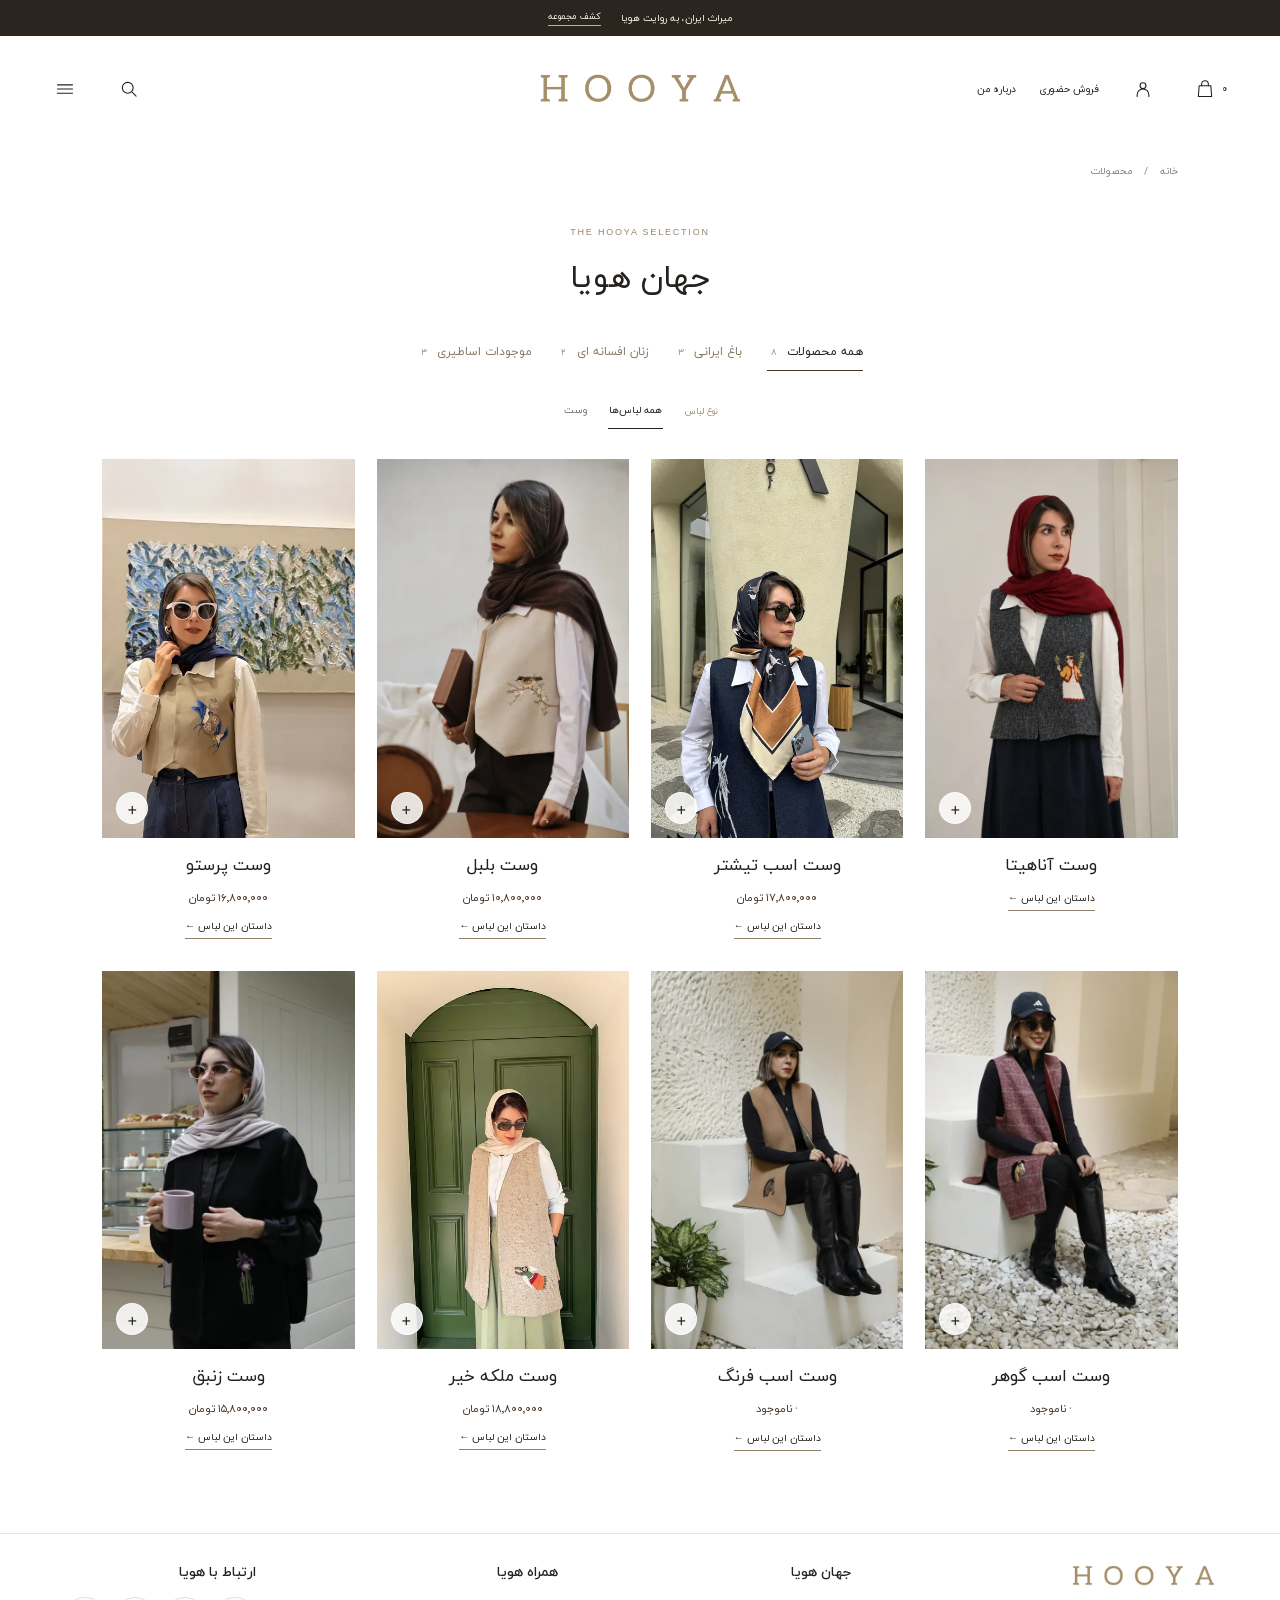
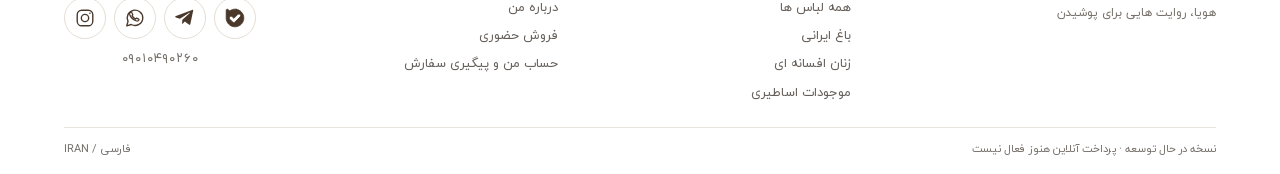
<file: docs/products.html>
<!doctype html>
<html lang="fa" dir="rtl"><head><meta charset="utf-8"><meta name="viewport" content="width=device-width, initial-scale=1"><meta name="theme-color" content="#ffffff"><meta name="description" content="خانه مد هویا؛ روایت افسانه‌ها، اساطیر و نمادهای ایران در لباس‌هایی مزین به هنر دست."><title>محصولات و کالکشن ها | هویا</title><link rel="preload" href="assets/fonts/iranyekan/iranyekanwebregular.woff2" as="font" type="font/woff2" crossorigin><style data-hooya-source="fonts.css">@font-face{font-family:IRANYekan;src:url('assets/fonts/iranyekan/iranyekanweblight.woff2') format('woff2');font-style:normal;font-weight:300;font-display:swap}
@font-face{font-family:IRANYekan;src:url('assets/fonts/iranyekan/iranyekanwebregular.woff2') format('woff2');font-style:normal;font-weight:400;font-display:swap}
@font-face{font-family:IRANYekan;src:url('assets/fonts/iranyekan/iranyekanwebmedium.woff') format('woff');font-style:normal;font-weight:500;font-display:swap}
@font-face{font-family:IRANYekan;src:url('assets/fonts/iranyekan/iranyekanwebbold.woff2') format('woff2');font-style:normal;font-weight:700;font-display:swap}
@font-face{font-family:IRANYekan;src:url('assets/fonts/iranyekan/iranyekanwebextrabold.woff') format('woff');font-style:normal;font-weight:800;font-display:swap}
</style><style data-hooya-source="styles.css">@font-face{font-family:Vazirmatn;src:url('assets/Vazirmatn.woff2') format('woff2');font-style:normal;font-weight:100 900;font-display:swap}
/* Shared catalog navigation and add-to-cart confirmation. */
.breadcrumbs{display:flex;align-items:center;gap:12px;padding-top:22px;color:#8b8176;font-size:10px}.breadcrumbs a:hover{color:#24211e}
[data-catalog="full"] .collection{padding-top:48px}[data-catalog="full"] .section-heading h1{font-size:32px;line-height:1.7}
.all-products-link{margin-top:38px}.added-dialog{max-width:420px;width:calc(100% - 32px);padding:45px 30px 27px}.added-dialog #added-title{color:#477451;font-size:13px;padding-left:12px}
#added-product{display:flex;align-items:center;gap:18px;margin:23px 0}#added-product .product-photo{width:75px;flex-shrink:0;aspect-ratio:2/3;object-fit:cover}#added-product h3{font-size:15px}#added-product p{font-size:11px;margin-top:10px;color:#777}
.added-dialog>.button{display:flex;align-items:center;justify-content:center;min-height:46px;width:100%;font-size:12px;background:#111;color:#fff}.continue-shopping{display:block;margin:18px auto 0;font-size:11px;border-bottom:1px solid #c1b5a5;padding-bottom:5px}
@media(max-width:600px){[data-catalog="full"] .collection{padding-top:34px}[data-catalog="full"] .section-heading h1{font-size:26px}.breadcrumbs{padding-top:15px;font-size:9px}.added-dialog{padding:42px 22px 25px}.added-dialog #added-title{font-size:12px}}
:root{--paper:#fff;--ink:#24211e;--muted:#77716b;--line:#e7e3df;--brown:#4a382b;--gold:#ab9470}*{box-sizing:border-box}html{scroll-behavior:smooth;scroll-padding-top:30px}body{margin:0;background:var(--paper);color:var(--ink);font:14px IRANYekan,Vazirmatn,Tahoma,sans-serif;-webkit-font-smoothing:antialiased}a{color:inherit;text-decoration:none}button,input{font:inherit}button{border:0;background:none;color:inherit;cursor:pointer}a,button{touch-action:manipulation;-webkit-tap-highlight-color:transparent}svg{display:block;fill:none;stroke:currentColor;stroke-width:1.3;stroke-linecap:round;stroke-linejoin:round}h1,h2,h3,p{margin:0}h1,h2,h3{font-weight:400}p{line-height:2.2}button:focus-visible,a:focus-visible,input:focus-visible{outline:2px solid var(--gold);outline-offset:5px}::selection{background:#e9dfcf}.skip{position:fixed;top:-100px;right:20px;z-index:100;padding:16px;background:white}.skip:focus{top:15px}.announcement{height:36px;background:#2c251f;color:#f7f1e8;display:flex;align-items:center;justify-content:center;gap:20px;font-size:10px}.announcement a{border-bottom:1px solid #bdb0a2;padding-bottom:2px;font-size:9px}.header{height:106px;display:grid;grid-template-columns:1fr auto 1fr;align-items:center;padding:0 3.5%;direction:ltr;background:#fff}.header-start,.header-end{display:flex;gap:24px;align-items:center}.header-end{justify-content:flex-end;direction:ltr}.icon-button{display:inline-flex;align-items:center;justify-content:center;gap:7px;padding:8px;min-height:40px;min-width:40px}.icon-button svg{width:20px;height:20px}.bag-button{direction:ltr}.bag-button span{font-size:10px}.brand{display:block;width:205px}.wordmark{width:100%;height:auto;stroke:none}.house-link{font-size:10px}.page-width{width:84%;max-width:1600px;margin-left:auto;margin-right:auto}.campaign{position:relative;isolation:isolate;overflow:hidden;background:#8d7356}.hero{height:calc(100svh - 184px);min-height:470px;max-height:820px}.campaign-image{position:absolute;inset:0;width:100%;height:100%;object-fit:cover;z-index:-2}.hero .campaign-image{object-position:center top}.campaign:after{content:'';position:absolute;inset:0;background:rgba(27,19,12,.22);z-index:-1}.campaign-copy{position:absolute;inset:0;display:flex;flex-direction:column;align-items:center;justify-content:center;text-align:center;color:white;padding:45px 25px}.eyebrow{display:block;color:var(--muted);font-size:10px;font-weight:400;letter-spacing:.8px;margin-bottom:15px}.campaign .eyebrow{color:#fff;font-size:11px;letter-spacing:.8px}.hero h1{font-size:clamp(36px,3.6vw,57px);line-height:1.75;font-weight:350}.campaign-link{display:inline-block;border-bottom:1px solid currentColor;padding:3px 0 7px;margin-top:28px;font-size:12px;color:inherit;transition:opacity .2s}.campaign-link:hover{opacity:.7}.campaign-caption{position:absolute;bottom:22px;left:25px;color:#f8f3ed;letter-spacing:1.8px;font-size:8px;font-family:Arial,sans-serif}.collection{padding:76px 0 82px;text-align:center}.section-heading{text-align:center;margin-bottom:28px}.section-heading .eyebrow{font-size:9px;letter-spacing:1.8px;color:#97846b;font-family:Arial,sans-serif}.section-heading h2,.about h2{font-size:30px;line-height:1.7}.section-heading p{font-size:12px;color:var(--muted);margin-top:12px}.collection-toolbar{display:flex;justify-content:center;margin-bottom:33px}.filters{display:flex;gap:35px;justify-content:center}.filters button{font-size:12px;padding:10px 1px;color:var(--muted);border-bottom:1px solid transparent}.filters button.selected{color:var(--ink);border-color:var(--ink)}.product-grid{display:grid;grid-template-columns:repeat(3,minmax(0,1fr));gap:24px;text-align:center}.product-card{min-width:0}.product-image-wrap{position:relative;background:#f5f2ed;overflow:hidden}.product-view{display:block;width:100%;padding:0}.product-photo{display:block;width:100%;aspect-ratio:2/3;background-image:url('assets/products.jpg');background-size:300% 100%;background-repeat:no-repeat;transition:transform .6s}.photo-0{background-position:0% center}.photo-1{background-position:50% center}.photo-2{background-position:100% center}.product-view:hover .product-photo{transform:scale(1.025)}.product-tag{position:absolute;top:14px;right:14px;font-size:8px;color:#584937;background:#ffffffd4;padding:4px 8px;pointer-events:none}.product-quick{position:absolute;left:14px;bottom:14px;border:1px solid #ffffffc4;border-radius:50%;width:32px;height:32px;display:grid;place-items:center;font-size:20px;font-weight:300;background:#ffffffd9}.product-quick:hover{background:white}.product-meta{margin-top:21px;display:flex;flex-direction:column;align-items:center;gap:12px}.product-name{font-size:17px;padding:0;margin-bottom:5px}.product-type{font-size:11px;color:var(--muted)}.product-bottom{margin-top:15px;font-size:11px}.product-bottom>span{display:none}.product-bottom button{padding:0 0 4px;border-bottom:1px solid #93816b;font-size:10px}.demo-label{font-size:9px;color:var(--muted);line-height:1.9}.collection-note{margin:30px 0 25px}.outline-button{display:inline-flex;justify-content:center;align-items:center;min-width:205px;min-height:48px;border:1px solid #55504a;padding:12px 25px;font-size:11px;transition:background .2s,color .2s}.outline-button:hover{background:#292520;color:white}.filter-status{font-size:12px;color:var(--muted);margin-bottom:24px}.filter-status:empty{display:none}.filter-clear{border-bottom:1px solid;font-size:10px;margin-right:16px;padding:0}.empty-state{padding:50px 15px;color:var(--muted);font-size:12px}.stories{padding:8px 0 78px}.stories .section-heading{margin-bottom:35px}.editorial-grid{display:grid;grid-template-columns:1fr 1fr;gap:27px}.editorial-card{min-width:0}.editorial-image{display:block;padding:0;width:100%;aspect-ratio:4/5;overflow:hidden;position:relative;background:#d1b999}.editorial-image img{height:100%;width:100%;object-fit:cover;object-position:74% center;transition:transform .7s}.editorial-image:hover img{transform:scale(1.025)}.rakhsh-image .product-photo{position:absolute;inset:0;width:100%;height:100%;aspect-ratio:auto;background-size:300% 100%}.editorial-copy{text-align:center;padding:25px 10px 0}.editorial-copy .eyebrow{font-size:10px;margin-bottom:8px}.editorial-copy h3{font-size:23px;line-height:1.8}.text-link{display:inline-block;padding:2px 0 6px;border-bottom:1px solid #8f7d68;font-size:11px;margin-top:16px}.story-discovery{border-top:1px solid var(--line);border-bottom:1px solid var(--line);margin-top:48px;padding:28px 0;display:flex;gap:20px;align-items:center;justify-content:space-between}.story-discovery>span{font-size:12px}.story-options{display:flex;gap:30px}.story-options button{font-size:11px;padding:6px 0;border-bottom:1px solid transparent}.story-options button:hover{border-color:var(--gold)}.craft{height:550px}.craft .campaign-image{object-position:center 52%}.craft:after{background:rgba(20,12,5,.37)}.craft h2{font-size:44px;line-height:1.8}.craft p{font-size:12px;margin-top:10px}.craft .campaign-link{margin-top:25px}.about{text-align:center;padding:85px 0 90px}.about .eyebrow{font-family:Arial,sans-serif;letter-spacing:1.8px;font-size:9px;color:#97846b}.about p{font-size:13px;max-width:660px;margin:22px auto 28px;line-height:2.4}.footer{border-top:1px solid var(--line);padding:48px 8% 25px}.footer-links{display:grid;grid-template-columns:1fr 1fr 1.4fr;gap:50px;padding-bottom:55px}.footer-links h3{font-size:13px;margin-bottom:22px}.footer-links a{display:block;max-width:max-content;font-size:11px;margin-top:12px;color:#67605a}.footer-links a:hover{text-decoration:underline}.footer-links p{font-size:10px;color:var(--muted);margin-top:12px}.footer-brand{width:250px;display:block;margin:10px auto 40px}.footer-brand svg{width:100%;height:auto;stroke:none}.footer-bottom{display:flex;justify-content:space-between;gap:20px;border-top:1px solid var(--line);padding-top:22px;font-size:9px;color:var(--muted)}dialog{border:1px solid var(--line);padding:48px;background:#fff;color:var(--ink);width:min(660px,90vw);max-height:90dvh;overflow-y:auto}dialog::backdrop{background:#16100a70;backdrop-filter:blur(3px)}.close{position:absolute;left:13px;top:9px;font-size:29px;font-weight:200;width:38px;height:38px}.menu-dialog{position:fixed;right:0;left:auto;top:0;margin:0;border:0;border-left:1px solid var(--line);height:100dvh;max-height:100dvh;width:min(460px,92vw);padding:65px 45px 35px}.menu-brand{display:block;width:190px;margin:10px 0 50px}.menu-brand svg{width:100%;height:auto;stroke:none}.menu-dialog nav a{display:flex;justify-content:space-between;font-size:20px;padding:17px 0}.menu-dialog nav a span{font-size:16px;color:var(--muted)}.menu-categories{display:flex;gap:25px;margin-top:25px;padding-top:28px;border-top:1px solid var(--line);font-size:12px;color:var(--muted)}.menu-instagram{display:block;text-align:right;margin-top:65px;font-size:10px;letter-spacing:1.3px}.search-dialog h2,.bag-dialog h2{font-size:27px;margin-bottom:30px}.search-dialog label{display:block;font-size:11px;margin-bottom:12px}.search-field{display:flex;gap:10px}.search-field input{border:1px solid var(--line);min-width:0;flex:1;padding:12px;font-size:12px;color:var(--ink)}.button{display:inline-flex;background:var(--brown);color:white;justify-content:center;align-items:center;min-height:47px;padding:12px 25px;font-size:12px}.button:hover{background:#292019}.product-dialog{width:min(860px,94vw);padding:0}.product-detail{display:grid;grid-template-columns:1fr 1fr;direction:ltr}.product-detail>.product-photo{height:100%;min-height:490px;aspect-ratio:auto;background-size:300% 100%}.product-detail-copy{padding:50px 30px 35px;direction:rtl}.product-detail-copy h2{font-size:29px}.product-detail-copy p{font-size:12px;margin:15px 0;color:var(--muted)}.product-detail-copy label{display:block;font-size:11px;margin:18px 0 10px}.sizes{display:flex;gap:8px}.sizes button{width:40px;height:36px;border:1px solid var(--line);font-size:11px}.sizes .selected{background:var(--brown);color:white;border-color:var(--brown)}.product-detail-copy>.button{margin-top:23px;width:100%;gap:12px}.product-detail-copy .demo-label{display:block;margin-top:15px}.bag-item{display:flex;justify-content:space-between;align-items:center;padding:20px 0;border-bottom:1px solid var(--line);gap:15px;font-size:12px}.bag-item small{display:block;color:var(--muted);margin-top:5px}.bag-item button{font-size:10px;text-decoration:underline}.bag-note{font-size:11px;color:var(--muted);margin-top:25px}.craft-dialog img{width:100%;aspect-ratio:16/9;object-fit:cover;margin-bottom:25px}.craft-dialog h2{font-size:27px}.craft-dialog p{font-size:12px;margin-top:15px;color:var(--muted)}.toast{position:fixed;bottom:25px;left:25px;background:var(--brown);color:#fff;padding:15px 24px;font-size:12px;z-index:50;opacity:0;transform:translateY(15px);transition:.25s;pointer-events:none}.toast.show{opacity:1;transform:translateY(0)}
@media(min-width:1700px){.hero{max-height:900px}.page-width{width:86%}.hero h1{font-size:62px}}
@media(max-width:1000px){.page-width{width:90%}.header{height:95px}.brand{width:180px}.header-start,.header-end{gap:13px}.house-link{display:none}.hero{height:60vw;min-height:440px}.hero h1{font-size:43px}.collection{padding:60px 0 65px}.product-grid{gap:17px}.story-discovery{flex-direction:column;gap:16px}.story-options{gap:28px}.craft{height:480px}.editorial-copy h3{font-size:21px}.footer{padding-left:5%;padding-right:5%}}
@media(max-width:600px){html{scroll-padding-top:18px}.announcement{height:30px;font-size:9px;gap:16px}.announcement a{font-size:8px}.header{height:86px;padding:0 4%;grid-template-columns:1fr auto 1fr}.header-start{gap:2px}.header-end{gap:0}.icon-button{padding:5px;min-width:32px}.icon-button svg{width:18px;height:18px}.brand{width:139px}.bag-button{gap:4px}.bag-button span{font-size:9px}.page-width{width:92%}.hero{height:calc(86svh - 116px);min-height:480px;max-height:680px}.hero .campaign-image{object-position:65% center}.hero:after{background:linear-gradient(0deg,rgba(27,19,12,.48),rgba(27,19,12,.1) 80%)}.campaign-copy{padding:30px 15px}.hero .campaign-copy{justify-content:flex-end;padding-bottom:67px}.hero h1{font-size:37px;line-height:1.7}.campaign .eyebrow{font-size:9px;margin-bottom:11px}.campaign-link{font-size:11px;margin-top:20px}.campaign-caption{bottom:18px;left:15px;font-size:6px;letter-spacing:1px}.collection{padding:48px 0 53px}.section-heading{margin-bottom:18px}.section-heading .eyebrow{font-size:8px;letter-spacing:1.3px;margin-bottom:10px}.section-heading h2,.about h2{font-size:25px}.section-heading p{font-size:10px;margin-top:8px}.collection-toolbar{margin-bottom:25px}.filters{gap:25px}.filters button{font-size:10px;padding:8px 0}.product-grid{gap:27px 12px;grid-template-columns:repeat(2,minmax(0,1fr))}.product-card:last-child:nth-child(odd){grid-column:1/-1;width:calc(50% - 6px);justify-self:center}.product-name{font-size:13px;margin-bottom:5px}.product-type{font-size:8px}.product-meta{margin-top:14px;gap:9px}.product-tag{right:8px;top:8px;font-size:7px;padding:3px 6px}.product-quick{width:27px;height:27px;left:9px;bottom:9px;font-size:18px}.product-bottom{margin-top:11px}.product-bottom button{font-size:9px}.collection-note{font-size:8px;margin-top:25px}.outline-button{font-size:10px;min-height:44px;min-width:190px}.stories{padding:0 0 50px}.stories .section-heading{margin-bottom:26px}.editorial-grid{gap:14px}.editorial-image{aspect-ratio:3/4}.simorgh-image img{object-position:72% center}.editorial-copy{padding:17px 1px 0}.editorial-copy .eyebrow{font-size:8px;margin-bottom:6px;letter-spacing:0}.editorial-copy h3{font-size:14px;line-height:1.9}.text-link{font-size:9px;margin-top:11px}.story-discovery{margin-top:30px;padding:23px 5px;gap:12px}.story-discovery>span{font-size:11px}.story-options{display:grid;grid-template-columns:1fr 1fr;text-align:center;width:100%;gap:6px 22px}.story-options button{font-size:10px;justify-self:center}.craft{height:420px}.craft h2{font-size:31px}.craft p{font-size:10px;margin-top:8px}.craft .campaign-image{object-position:43% center}.craft .campaign-copy{padding:35px 18px}.about{padding:55px 15px 60px}.about .eyebrow{font-size:8px}.about p{font-size:11px;line-height:2.3;margin:17px auto 25px}.about p br{display:none}.footer{padding:35px 6% 20px}.footer-links{grid-template-columns:1fr 1fr;gap:30px 20px;padding-bottom:35px}.footer-links>div:last-child{grid-column:1/-1}.footer-links h3{font-size:12px;margin-bottom:17px}.footer-links a{font-size:10px;margin-top:11px}.footer-links p{font-size:9px}.footer-brand{width:215px;margin:10px auto 30px}.footer-bottom{flex-direction:column;align-items:center;gap:12px;font-size:8px;text-align:center;padding-top:20px}dialog{padding:40px 23px}.menu-dialog{padding:55px 30px 35px}.menu-dialog nav a{font-size:18px}.menu-brand{width:170px;margin-bottom:35px}.search-dialog h2{font-size:22px}.search-field{flex-direction:column}.product-detail{grid-template-columns:1fr}.product-detail>.product-photo{height:390px;min-height:0;background-size:300% 100%}.product-detail-copy{padding:30px 25px}.product-detail-copy h2{font-size:25px}.product-dialog .close{background:#fff;z-index:2}.toast{right:6%;left:6%;bottom:15px;text-align:center;font-size:11px}.filter-status{font-size:10px}.craft-dialog h2{font-size:24px}}
@media(prefers-reduced-motion:reduce){html{scroll-behavior:auto}*,*:before,*:after{transition:none!important;animation:none!important}}
/* Catalog-driven product photos and prices. */
.collection-tabs{display:flex;justify-content:center;gap:8px 25px;flex-wrap:wrap;margin:0 auto 22px}.collection-tabs button{font-size:12px;color:#8c7b65;padding:10px 0;border-bottom:1px solid transparent;display:inline-flex;align-items:center;gap:7px}.collection-tabs button.selected{color:var(--ink);border-color:var(--brown)}.collection-tabs button>span{font-size:9px;color:#9d8e7c;min-width:13px}.collection-toolbar{align-items:center;gap:22px;margin-bottom:30px}.kind-label{font-size:9px;color:#a18f77}.collection-toolbar .filters{gap:20px}.collection-toolbar .filters button{font-size:10px}.collection-editorials{grid-template-columns:repeat(3,minmax(0,1fr));gap:23px}.collection-editorials .editorial-copy h3{font-size:22px}.collection-summary{color:#8a7a66;font-size:10px;margin-top:9px;line-height:2}.menu-dialog .menu-collections{margin:0 0 10px;padding-right:18px;border-right:1px solid #d4c7b4}.menu-dialog .menu-collections a{font-size:13px;padding:10px 0;color:#8f7a5b}.menu-dialog .menu-collections a:hover{color:var(--ink)}
@media(max-width:600px){.collection-tabs{gap:4px 17px;margin-bottom:19px}.collection-tabs button{font-size:10px;gap:5px;padding:8px 0}.collection-tabs button>span{font-size:8px}.collection-toolbar{gap:17px;margin-bottom:25px}.collection-toolbar .filters{gap:19px}.collection-toolbar .filters button{font-size:9px}.collection-editorials{grid-template-columns:repeat(2,minmax(0,1fr));gap:27px 14px}.collection-editorials .editorial-card:last-child{grid-column:1/-1;width:calc(50% - 7px);justify-self:center}.collection-editorials .editorial-copy h3{font-size:15px}.collection-summary{font-size:9px;margin-top:7px}.menu-dialog .menu-collections{padding-right:15px}.menu-dialog .menu-collections a{font-size:12px;padding:9px 0}}
.sr-only{position:absolute;width:1px;height:1px;padding:0;margin:-1px;overflow:hidden;clip:rect(0,0,0,0);white-space:nowrap;border:0}
.hero-slider .hero-track{position:absolute;inset:0;display:flex;direction:ltr;height:100%;z-index:-2;transition:transform .7s cubic-bezier(.22,.65,.28,1);will-change:transform}.hero-slide{flex:0 0 100%;min-width:100%;height:100%;direction:rtl}.slide-images{height:100%;display:grid;grid-template-columns:1.06fr 1fr;gap:3px}.slide-images img{width:100%;height:100%;min-width:0;object-fit:cover;object-position:center 35%}.hero.hero-slider:after{background:linear-gradient(90deg,rgba(25,17,9,.52),rgba(25,17,9,.28) 48%,transparent 65%);pointer-events:none}.hero-slider .campaign-copy{width:48%;right:auto;left:0;pointer-events:none}.hero-slider .campaign-link{pointer-events:auto}.slider-controls{position:absolute;bottom:19px;left:23px;right:23px;display:flex;align-items:center;justify-content:space-between;gap:15px;color:white;z-index:3;direction:rtl}.slider-arrows{display:flex;gap:8px}.slider-arrows button,.slider-pause{width:35px;height:35px;border:1px solid #ffffff70;background:#21180b24;display:grid;place-items:center;font:19px Arial;border-radius:50%;padding:0}.slider-arrows button:hover,.slider-pause:hover{background:#21180b70}.slider-pause svg{width:17px;height:17px;stroke:currentColor;stroke-width:1.4}.slider-pause .play-symbol{display:none}.slider-pause.is-paused .pause-symbol{display:none}.slider-pause.is-paused .play-symbol{display:block}.slider-dots{display:flex;gap:2px;position:absolute;left:50%;transform:translateX(-50%);direction:ltr}.slider-dots button{width:26px;height:35px;padding:0;display:grid;place-items:center}.slider-dots span{width:5px;height:5px;border-radius:10px;background:#ffffff80;transition:width .25s,background .25s}.slider-dots [aria-current=true] span{width:22px;background:white}.hero.hero-slider{touch-action:pan-y;overflow:clip}
@media(max-width:600px){.slide-images{grid-template-columns:1fr}.slide-detail{display:none}.hero-slider .campaign-copy{width:100%;right:0;left:0;padding-bottom:95px}.hero.hero-slider:after{background:linear-gradient(0deg,rgba(25,17,9,.62),rgba(25,17,9,.15) 65%,transparent)}.slider-controls{bottom:17px;left:17px;right:17px}.slide-images .slide-model{object-position:center 30%}.slider-arrows button,.slider-pause{width:32px;height:32px}}
@media(prefers-reduced-motion:reduce){.hero-slider .hero-track,.slider-dots span{transition:none}}
[hidden]{display:none!important}
.hero-images{display:grid;grid-template-columns:repeat(3,minmax(0,1fr));gap:4px}.hero-images img{width:100%;height:100%;min-width:0;object-fit:cover;object-position:center 30%}.hero .campaign-copy{text-shadow:0 1px 14px #0005}.hero:after{background:rgba(20,15,10,.30)}.editorial-card .real-product-image img{object-position:center 30%}.craft .real-craft-image{object-position:center 43%}.product-view>.custom-photo{object-position:center 35%}
.product-gallery{min-width:0;background:#f5f2ed;padding-bottom:20px;direction:rtl}.gallery-stage{height:min(62vh,560px);min-height:340px;position:relative}.gallery-image-slot{height:100%}.gallery-image-slot .product-photo{width:100%;height:100%;aspect-ratio:auto;object-fit:contain;background:none}.gallery-arrow{position:absolute;top:50%;transform:translateY(-50%);width:35px;height:35px;background:#fffffff0;border:1px solid #d7cec3;border-radius:50%;font:19px Arial;display:grid;place-items:center}.gallery-prev{right:13px}.gallery-next{left:13px}.gallery-toolbar{display:flex;align-items:center;justify-content:space-between;padding:17px 20px 13px;font-size:9px;color:#7c6f60;gap:12px}.gallery-count{white-space:nowrap;direction:rtl}.gallery-thumbnails{display:flex;justify-content:center;gap:9px;padding:0 15px}.gallery-thumbnails button{width:53px;height:70px;padding:3px;border:1px solid transparent;overflow:hidden}.gallery-thumbnails button.selected{border-color:#6b523a}.gallery-thumbnails img{display:block;width:100%;height:100%;object-fit:cover}.product-dialog .close{z-index:3;background:#ffffffdb}.product-gallery+.product-detail-copy{align-self:center}.product-detail-copy .product-description{line-height:2.15}.product-gallery~.product-detail-copy{max-width:100%}
@media(max-width:600px){.hero-images{grid-template-columns:1fr}.hero-images img{display:none}.hero-images img:nth-child(2){display:block;object-position:center 28%}.gallery-stage{height:440px;min-height:0}.gallery-toolbar{padding:15px 20px 10px}.gallery-thumbnails button{width:49px;height:64px}.product-gallery{padding-bottom:16px}.product-detail-copy{padding-top:25px}}
.product-view>.custom-photo{height:auto;aspect-ratio:2/3;object-fit:cover;background:none}.product-detail>.custom-photo{object-fit:cover;background:none;width:100%}.product-bottom>.catalog-price{display:block;margin-bottom:12px;font-size:11px;color:var(--brown)}.product-bottom>.catalog-price:empty{display:none}.product-description{white-space:pre-line}.product-detail-copy .detail-price{color:var(--brown);font-size:14px}.button:disabled{cursor:default;opacity:.55}.custom-photo{background-image:none}
/* Cards remain visible unless the scroll observer has been initialized. */
#product-grid .product-card.reveal-ready{opacity:0;transform:translateY(28px);transition:opacity .7s ease,transform .8s cubic-bezier(.2,.7,.2,1);transition-delay:var(--reveal-delay,0ms)}
#product-grid .product-card.reveal-ready.is-revealed{opacity:1;transform:none}
#product-grid .product-card.reveal-ready:focus-within{opacity:1;transform:none;transition:none}
@media(prefers-reduced-motion:reduce){#product-grid .product-card.reveal-ready{opacity:1;transform:none;transition:none}}

/* Compact desktop cards; mobile keeps its existing two-column layout. */
@media(min-width:1024px){.latest-products .product-grid{width:100%;max-width:1100px;grid-template-columns:repeat(4,minmax(0,1fr));margin-inline:auto}[data-catalog="full"] .product-grid{grid-template-columns:repeat(4,minmax(0,1fr));gap:32px 22px}.collection .product-meta{margin-top:16px;gap:0}.collection .product-name{margin-bottom:0}.collection .product-bottom{margin-top:12px}}
@media(min-width:601px) and (max-width:1023px){.latest-products .product-grid{grid-template-columns:repeat(2,minmax(0,1fr));max-width:720px;margin-inline:auto}}

/* Initial HTML cards remain usable while scripts and live catalog load. */
.product-bottom>a{font-size:11px;border-bottom:1px solid #a18a68;padding-bottom:6px}.product-quick{display:grid;place-items:center}.product-view{display:block}
@media(max-width:600px){.product-bottom>a{font-size:9px}}

/* A failed detail request falls back to the already loaded campaign photograph. */
.slide-images>.slide-detail{width:100%;height:100%;min-width:0;background-size:cover;background-position:center 35%;background-repeat:no-repeat}
</style><style data-hooya-source="product-content.css">.product-dialog{width:min(1080px,96vw);max-height:92dvh;border:0;overscroll-behavior:contain}.product-detail{grid-template-columns:minmax(0,1.08fr) minmax(0,1fr);align-items:start}
body:has(#product-dialog[open]){overflow:hidden}.product-dialog>form{position:sticky;top:0;height:0;z-index:5}.product-dialog>form .close{top:12px;left:14px;right:auto}.product-content:empty{display:none}
.product-dialog .product-gallery{position:sticky;top:0;align-self:start}.product-dialog .gallery-stage{height:min(67vh,670px);min-height:380px}.product-dialog .product-detail-copy{align-self:start;padding:42px 38px 40px}
.product-detail-copy>h2{font-size:28px;line-height:1.8}.product-detail-copy .detail-price{font-size:17px;line-height:2;margin:13px 0 24px;color:#4a382b}
.product-detail-copy>label{font-size:13px;margin:23px 0 12px}.product-detail-copy .sizes{gap:9px;flex-wrap:wrap;direction:rtl}.product-detail-copy .sizes button{width:auto;min-width:64px;height:42px;padding:8px 16px;font-size:13px}.product-detail-copy .selected-size-note{font-size:12px;line-height:1.9;margin:11px 0 0;color:#67594c}.selected-size-note:empty{display:none}
.product-detail-copy>.button{margin-top:20px;min-height:48px;font-size:13px}.product-detail-copy>.demo-label{font-size:10px;line-height:2;margin-bottom:30px}
.garment-craft{display:flex;align-items:center;gap:22px;padding:21px 22px;background:#f6f2eb;border:1px solid #e9e0d3;margin:20px 0 24px}.craft-hours{display:flex;align-items:center;gap:10px;padding-left:21px;border-left:1px solid #d6c8b5;flex-shrink:0}.craft-hours strong{font-size:37px;font-weight:400;line-height:1.3;letter-spacing:-1px;color:#8d704a}.craft-hours>span{font-size:10px;color:#87745f;line-height:1.8}.garment-craft .craft-facts h3{font-size:11px;color:#8a755c;margin-bottom:5px}.product-detail-copy .garment-craft p{font-size:12px;line-height:1.9;margin:0;color:#51463a}
.product-content{border-top:1px solid #e5ded4;padding-top:28px}.product-content section+section{margin-top:30px}.content-kicker{font-size:10px;letter-spacing:.3px;color:#9c825e}.product-content h3{font-size:18px;line-height:1.8;margin:5px 0 15px}.product-detail-copy .product-content p{font-size:14px;line-height:2.25;color:#554c43;margin:0 0 15px}.product-content .garment-story{padding-bottom:8px}.product-content .garment-quote{border-right:2px solid #b39872;padding:7px 15px;color:#8a6d44;font-size:15px;line-height:2;margin-top:20px}
.garment-verse{margin:0;padding:22px 17px;background:#f8f6f2;text-align:center;position:relative}.garment-verse:before{content:'“';font-family:Georgia,serif;font-size:55px;line-height:.6;color:#c8b695;display:block;margin:8px 0 17px}.garment-verse span{display:block;font-size:15px;line-height:2.7;color:#63513c}
.garment-specs dl{margin:0;border-top:1px solid #e8e1d7}.garment-specs dl>div{display:grid;grid-template-columns:110px minmax(0,1fr);gap:15px;padding:14px 0;border-bottom:1px solid #eee8df;font-size:12px;line-height:2}.garment-specs dt{color:#968671}.garment-specs dd{margin:0;color:#4c443b;white-space:pre-line}
.garment-customization{display:flex;gap:14px;padding:20px;background:#f8f5ef}.customization-mark{font-size:25px;color:#ac9066;line-height:1.5}.garment-customization h3{font-size:15px;margin-top:0}.product-detail-copy .garment-customization p{font-size:12px;line-height:2;margin:0}.garment-care{border-top:1px solid #e8e1d7;border-bottom:1px solid #e8e1d7;padding:17px 0;margin-top:27px}.garment-care summary{cursor:pointer;font-size:13px}.product-detail-copy .garment-care p{font-size:12px;margin-top:13px}
@media(max-width:700px){.product-dialog{width:100%;max-width:100%;max-height:100dvh;height:100dvh;margin:0;border-radius:0}.product-detail{grid-template-columns:minmax(0,1fr)}.product-dialog .product-gallery{position:relative;top:auto}.product-dialog .gallery-stage{height:50svh;min-height:310px;max-height:500px}.product-dialog .product-detail-copy{padding:27px 24px 34px}.product-detail-copy>h2{font-size:26px}.product-detail-copy .detail-price{font-size:16px}.product-detail-copy .garment-craft{padding:18px;gap:18px}.craft-hours{padding-left:17px}.craft-hours strong{font-size:34px}.product-content{padding-top:24px}.product-content h3{font-size:19px}.product-detail-copy .product-content p{font-size:14px;line-height:2.2}.garment-specs dl>div{grid-template-columns:100px minmax(0,1fr);gap:12px;font-size:13px}.product-dialog .close{position:fixed;top:13px;right:13px;border:1px solid #e1d9cc;border-radius:50%;height:37px;width:37px;display:grid;place-items:center;padding:0;font-size:24px;background:#fff}.product-detail-copy>.demo-label{font-size:11px}}
@media(max-width:700px){.product-dialog>form .close{top:13px;right:13px;left:auto}}
</style><style data-hooya-source="footer.css">/* Shared compact footer and locally served messenger marks. */
.footer.footer-compact{padding:28px max(5%,calc((100% - 1280px)/2)) 14px;background:#fff;border-top:1px solid #e7e3df;color:#24211e}
.footer-main{display:grid;grid-template-columns:1fr 1.7fr auto;gap:35px;align-items:start;padding-bottom:22px}
.footer-compact .footer-brand{display:block;width:145px;margin:2px 0 14px}.footer-compact .footer-brand svg{display:block;width:100%;height:auto;stroke:none}
.footer-identity p{font-size:12px;line-height:1.8;color:#77716b}
.footer-navigation{display:grid;grid-template-columns:1fr 1fr;gap:26px}.footer-navigation h3,.footer-contact h3{font-size:14px;font-weight:500;margin:0 0 12px;line-height:1.6}
.footer-navigation a{display:block;width:fit-content;font-size:13px;color:#67605a;line-height:1.8;margin:5px 0 0}.footer-navigation a:hover{text-decoration:underline;text-underline-offset:4px}
.footer-compact .footer-bottom{display:flex;flex-direction:row;justify-content:space-between;align-items:center;gap:12px;border-top:1px solid #e7e3df;padding-top:12px;font-size:11px;color:#77716b;line-height:1.8}
.footer-phone{font-size:13px;color:#77716b;letter-spacing:.8px;line-height:1.6;margin:10px 0 0;text-align:center}
.social-links{display:flex;align-items:center;gap:8px;direction:ltr}
.social-links .social-link{display:inline-flex;align-items:center;justify-content:center;flex:none;width:42px;height:42px;min-width:42px;padding:9px;margin:0;border:1px solid #e5ded4;border-radius:50%;background:#fff;color:#4a382b;cursor:pointer;box-sizing:border-box;transition:background .2s,border-color .2s;list-style:none}
.social-links .social-link:hover,.social-bale[open]>summary{background:#f6f1e9;border-color:#ab9470}.social-links .social-link:focus-visible{outline:2px solid #ab9470;outline-offset:4px}
.social-link svg,.social-link img{display:block;width:22px;height:22px;flex:none;object-fit:contain}.social-link svg{fill:none;stroke:currentColor;stroke-width:1.5;stroke-linecap:round;stroke-linejoin:round}.social-link::-webkit-details-marker{display:none}
.social-bale{position:relative;direction:rtl}.social-popover{position:absolute;bottom:calc(100% + 12px);right:0;width:235px;padding:18px;border:1px solid #e5ded4;border-radius:8px;background:#fff;box-shadow:0 8px 28px #35271c14;z-index:30;font:14px IRANYekan,Tahoma,sans-serif;text-align:right;color:#24211e}
.social-popover strong{font-size:15px;font-weight:500}.social-popover p{font-size:13px;color:#77716b;line-height:1.9;margin:7px 0 10px}.social-popover input{font:16px IRANYekan,Tahoma,sans-serif;width:100%;border:1px solid #e7e3df;border-radius:3px;padding:8px;background:#faf8f4;box-sizing:border-box;color:#24211e;text-align:center}
.social-popover button{font:13px IRANYekan,Tahoma,sans-serif;padding:8px 12px;min-height:38px;border:1px solid #d9cdbb;border-radius:3px;background:#f6f1e9;color:#4a382b;cursor:pointer;margin-top:10px}.social-popover>a{display:inline-block;font-size:13px;margin-right:12px;border-bottom:1px solid #ab9470;line-height:1.8}.social-copy-status{display:block;font-size:12px;color:#67605a;line-height:1.7;margin-top:7px}
.footer-mini{display:flex;justify-content:space-between;align-items:center;flex-wrap:wrap;gap:16px;padding:18px 5%;border-top:1px solid #e7e3df;color:#77716b;font-size:13px}.footer-mini>div:first-child{display:flex;align-items:center;flex-wrap:wrap;gap:18px}.footer-mini .social-link{width:38px;height:38px;min-width:38px;padding:8px}
@media(max-width:900px){.footer-main{grid-template-columns:1fr 1.6fr;gap:24px}.footer-contact{grid-column:1/-1;display:flex;align-items:center;gap:20px}.footer-contact h3{margin:0}.footer-contact .footer-phone{margin:0}.footer-compact .footer-brand{width:135px}}
@media(max-width:600px){.footer.footer-compact{padding:22px 5% 13px}.footer-main{grid-template-columns:1fr auto;gap:20px 12px;padding-bottom:18px}.footer-identity{grid-column:1;grid-row:1}.footer-compact .footer-brand{width:112px;margin:5px 0 10px}.footer-identity p{max-width:125px;font-size:11px;line-height:1.9}.footer-contact{grid-column:2;grid-row:1;display:block}.footer-contact h3{font-size:12px;text-align:center;margin-bottom:8px}.footer-contact .footer-phone{font-size:12px;margin-top:8px}.footer-navigation{grid-column:1/-1;grid-row:2;gap:20px}.footer-navigation h3{font-size:13px;margin-bottom:8px}.footer-navigation a{font-size:12px;margin-top:4px}.social-links{gap:6px}.social-links .social-link{width:36px;height:36px;min-width:36px;padding:7px}.social-link svg,.social-link img{width:20px;height:20px}.footer-compact .footer-bottom{align-items:start;gap:12px;font-size:10px;text-align:right;padding-top:11px}.footer-compact .footer-bottom>span:first-child{max-width:225px}.footer-mini{padding:16px 5%;font-size:12px;gap:14px}.social-popover{width:225px}}
@media(prefers-reduced-motion:reduce){.social-links .social-link{transition:none}}
@media(max-width:600px){.social-popover{position:fixed;bottom:20px;left:5%;right:5%;width:auto;max-width:340px;margin-inline:auto}}
</style></head>
<body><svg aria-hidden="true" style="position:absolute;width:0;height:0;overflow:hidden"><defs><symbol id="hooya-logo-image" viewBox="0 0 2048 2048"><image href="[data-uri]" width="2048" height="2048"/></symbol></defs></svg>
<a class="skip" href="#main">رفتن به محتوای اصلی</a>
<div class="announcement"><span>میراث ایران، به روایت هویا</span><a href="products.html">کشف مجموعه</a></div>
<header class="header">
 <div class="header-start"><button class="icon-button" id="menu-open" aria-label="باز کردن فهرست"><svg viewBox="0 0 24 24"><path d="M3 7h18M3 12h18M3 17h18"/></svg></button><button class="icon-button" id="search-open" aria-label="جست‌وجوی لباس"><svg viewBox="0 0 24 24"><circle cx="10.5" cy="10.5" r="6.5"/><path d="m16 16 4.5 4.5"/></svg></button></div>
 <a class="brand" href="./" aria-label="هویا، خانه"><svg class="wordmark" viewBox="220 900 1610 270" role="img" aria-label="HOOYA"><use href="#hooya-logo-image" width="2048" height="2048"/></svg></a>
 <div class="header-end"><a class="house-link" href="about.html">درباره من</a><a class="house-link store-link" href="contact.html">فروش حضوری</a><a class="icon-button" data-account-header href="account.html" aria-label="حساب من و پیگیری سفارش"><svg viewBox="0 0 24 24"><circle cx="12" cy="8" r="3.5"/><path d="M5 21v-2a7 7 0 0 1 14 0v2"/></svg></a><a class="icon-button bag-button" id="bag-open" href="cart.html" aria-label="سبد خرید"><svg viewBox="0 0 24 24"><path d="M5 8h14l1 13H4L5 8Z"/><path d="M8 8V6a4 4 0 0 1 8 0v2"/></svg><span id="bag-count">۰</span></a></div>
</header>
<main id="main" data-catalog="full"><nav class="breadcrumbs page-width" aria-label="مسیر صفحه"><a href="./">خانه</a><span aria-hidden="true">/</span><span aria-current="page">محصولات</span></nav> <section class="collection page-width" id="collection" aria-labelledby="collection-title"><div class="section-heading"><span class="eyebrow">THE HOOYA SELECTION</span><h1 id="collection-title">جهان هویا</h1></div><div class="collection-tabs" role="group" aria-label="انتخاب کالکشن"><button type="button" data-collection="all" class="selected" aria-pressed="true">همه محصولات <span data-collection-count="all"></span></button><button type="button" data-collection="persian-garden" aria-pressed="false">باغ ایرانی <span data-collection-count="persian-garden"></span></button><button type="button" data-collection="legendary-women" aria-pressed="false">زنان افسانه ای <span data-collection-count="legendary-women"></span></button><button type="button" data-collection="mythical-creatures" aria-pressed="false">موجودات اساطیری <span data-collection-count="mythical-creatures"></span></button></div><div class="collection-toolbar"><span class="kind-label">نوع لباس</span><div class="filters" id="filters" role="group" aria-label="نوع لباس"><button class="selected" data-filter="all" aria-pressed="true">همه لباس‌ها</button><button data-filter="vest" aria-pressed="false">وست</button><button data-filter="jacket" aria-pressed="false">کت</button><button data-filter="blouse" aria-pressed="false">شومیز</button></div></div><p class="filter-status" id="filter-status" aria-live="polite"></p><div class="product-grid" id="product-grid"><article class="product-card"><div class="product-image-wrap"><a class="product-view" href="products.html?product=product-afb9512e-17ad-4dde-9094-547519a0b3f9" aria-label="مشاهده وست آناهیتا"><img class="product-photo custom-photo " src="[data-uri]" alt="وست آناهیتا" loading="lazy"></a><a class="product-quick" href="products.html?product=product-afb9512e-17ad-4dde-9094-547519a0b3f9" aria-label="انتخاب وست آناهیتا">+</a></div><div class="product-meta"><div><a class="product-name" href="products.html?product=product-afb9512e-17ad-4dde-9094-547519a0b3f9">وست آناهیتا</a></div></div><div class="product-bottom"><span class="catalog-price"></span><a href="products.html?product=product-afb9512e-17ad-4dde-9094-547519a0b3f9">داستان این لباس ←</a></div></article><article class="product-card"><div class="product-image-wrap"><a class="product-view" href="products.html?product=horse-tishter" aria-label="مشاهده وست اسب تیشتر"><img class="product-photo custom-photo " src="[data-uri]" data-full-src="assets/products/horse-tishter/card.webp?v=a49abd1d0290" alt="وست اسب تیشتر" loading="lazy"></a><a class="product-quick" href="products.html?product=horse-tishter" aria-label="انتخاب وست اسب تیشتر">+</a></div><div class="product-meta"><div><a class="product-name" href="products.html?product=horse-tishter">وست اسب تیشتر</a></div></div><div class="product-bottom"><span class="catalog-price">۱۷٬۸۰۰٬۰۰۰ تومان</span><a href="products.html?product=horse-tishter">داستان این لباس ←</a></div></article><article class="product-card"><div class="product-image-wrap"><a class="product-view" href="products.html?product=swallow" aria-label="مشاهده وست بلبل"><img class="product-photo custom-photo " src="[data-uri]" data-full-src="assets/products/swallow/card.webp?v=6a050507c11a" alt="وست بلبل" loading="lazy"></a><a class="product-quick" href="products.html?product=swallow" aria-label="انتخاب وست بلبل">+</a></div><div class="product-meta"><div><a class="product-name" href="products.html?product=swallow">وست بلبل</a></div></div><div class="product-bottom"><span class="catalog-price">۱۰٬۸۰۰٬۰۰۰ تومان</span><a href="products.html?product=swallow">داستان این لباس ←</a></div></article><article class="product-card"><div class="product-image-wrap"><a class="product-view" href="products.html?product=nightingale" aria-label="مشاهده وست پرستو"><img class="product-photo custom-photo " src="[data-uri]" data-full-src="assets/products/nightingale/card.webp?v=8042c60b7cf0" alt="وست پرستو" loading="lazy"></a><a class="product-quick" href="products.html?product=nightingale" aria-label="انتخاب وست پرستو">+</a></div><div class="product-meta"><div><a class="product-name" href="products.html?product=nightingale">وست پرستو</a></div></div><div class="product-bottom"><span class="catalog-price">۱۶٬۸۰۰٬۰۰۰ تومان</span><a href="products.html?product=nightingale">داستان این لباس ←</a></div></article><article class="product-card"><div class="product-image-wrap"><a class="product-view" href="products.html?product=horse-cream" aria-label="مشاهده وست اسب گوهر"><img class="product-photo custom-photo " src="[data-uri]" data-full-src="assets/products/horse-cream/card.webp?v=bf416e94038f" alt="وست اسب گوهر" loading="lazy"></a><a class="product-quick" href="products.html?product=horse-cream" aria-label="انتخاب وست اسب گوهر">+</a></div><div class="product-meta"><div><a class="product-name" href="products.html?product=horse-cream">وست اسب گوهر</a></div></div><div class="product-bottom"><span class="catalog-price"> · ناموجود</span><a href="products.html?product=horse-cream">داستان این لباس ←</a></div></article><article class="product-card"><div class="product-image-wrap"><a class="product-view" href="products.html?product=horse-brown" aria-label="مشاهده وست اسب فرنگ"><img class="product-photo custom-photo " src="[data-uri]" data-full-src="assets/products/horse-brown/card.webp?v=45338b1434b9" alt="وست اسب فرنگ" loading="lazy"></a><a class="product-quick" href="products.html?product=horse-brown" aria-label="انتخاب وست اسب فرنگ">+</a></div><div class="product-meta"><div><a class="product-name" href="products.html?product=horse-brown">وست اسب فرنگ</a></div></div><div class="product-bottom"><span class="catalog-price"> · ناموجود</span><a href="products.html?product=horse-brown">داستان این لباس ←</a></div></article><article class="product-card"><div class="product-image-wrap"><a class="product-view" href="products.html?product=malakeh-kheir" aria-label="مشاهده وست ملکه خیر"><img class="product-photo custom-photo " src="[data-uri]" data-full-src="assets/products/malakeh-kheir/card.webp?v=b4ace9cd07be" alt="وست ملکه خیر" loading="lazy"></a><a class="product-quick" href="products.html?product=malakeh-kheir" aria-label="انتخاب وست ملکه خیر">+</a></div><div class="product-meta"><div><a class="product-name" href="products.html?product=malakeh-kheir">وست ملکه خیر</a></div></div><div class="product-bottom"><span class="catalog-price">۱۸٬۸۰۰٬۰۰۰ تومان</span><a href="products.html?product=malakeh-kheir">داستان این لباس ←</a></div></article><article class="product-card"><div class="product-image-wrap"><a class="product-view" href="products.html?product=iris" aria-label="مشاهده وست زنبق"><img class="product-photo custom-photo " src="[data-uri]" data-full-src="assets/products/iris/card.webp?v=e3dbaae85653" alt="وست زنبق" loading="lazy"></a><a class="product-quick" href="products.html?product=iris" aria-label="انتخاب وست زنبق">+</a></div><div class="product-meta"><div><a class="product-name" href="products.html?product=iris">وست زنبق</a></div></div><div class="product-bottom"><span class="catalog-price">۱۵٬۸۰۰٬۰۰۰ تومان</span><a href="products.html?product=iris">داستان این لباس ←</a></div></article></div><p class="empty-state" id="empty-state" hidden>لباسی با این نام پیدا نشد. واژه دیگری را امتحان کنید.</p></section></main>
<footer class="footer footer-compact" id="site-footer">
 <div class="footer-main">
  <div class="footer-identity"><a class="footer-brand" href="index.html" aria-label="هویا، خانه"><svg viewBox="220 900 1610 270" role="img" aria-label="HOOYA"><use href="#hooya-logo-image" width="2048" height="2048"/></svg></a><p>هویا، روایت هایی برای پوشیدن</p></div>
  <nav class="footer-navigation" aria-label="دسترسی سریع"><div><h3>جهان هویا</h3><a href="products.html">همه لباس ها</a><a href="products.html?collection=persian-garden#collection">باغ ایرانی</a><a href="products.html?collection=legendary-women#collection">زنان افسانه ای</a><a href="products.html?collection=mythical-creatures#collection">موجودات اساطیری</a></div><div><h3>همراه هویا</h3><a href="about.html">درباره من</a><a href="contact.html#stores">فروش حضوری</a><a href="account.html" data-account-link>حساب من و پیگیری سفارش</a></div></nav>
  <div class="footer-contact"><h3>ارتباط با هویا</h3><div class="social-links" aria-label="هویا در شبکه های اجتماعی">
 <a class="social-link" href="https://www.instagram.com/hooya.mode/" target="_blank" rel="noopener noreferrer" aria-label="اینستاگرام هویا" title="اینستاگرام"><svg viewBox="0 0 24 24" aria-hidden="true"><rect x="3.5" y="3.5" width="17" height="17" rx="5"/><circle cx="12" cy="12" r="4"/><circle cx="17.4" cy="6.8" r=".9" fill="currentColor" stroke="none"/></svg></a>
 <a class="social-link" href="https://wa.me/989010490260" target="_blank" rel="noopener noreferrer" aria-label="واتساپ هویا، ۰۹۰۱۰۴۹۰۲۶۰" title="واتساپ"><svg viewBox="0 0 24 24" aria-hidden="true"><path d="M20.5 11.7a8.5 8.5 0 0 1-12.6 7.4L3 20.5l1.4-4.8a8.5 8.5 0 1 1 16.1-4Z"/><path d="m8 7.5 1.5 3-1 1c1.1 2 2.2 3.1 4.3 4l1.1-1.1 2.7 1.3c.4.2.4.5.2 1-.7 1.4-2.2 1.4-3.5.9-3.6-1.4-6.6-4.5-7.5-7.2-.4-1.3-.1-2.4.8-3 .5-.3 1-.4 1.4.1Z" transform="translate(1 -1) scale(.91)"/></svg></a>
 <a class="social-link" href="https://t.me/+989010490260" target="_blank" rel="noopener noreferrer" aria-label="تلگرام هویا، ۰۹۰۱۰۴۹۰۲۶۰" title="تلگرام"><svg viewBox="0 0 24 24" aria-hidden="true"><path d="m20.8 4.3-3.2 15.1c-.2 1.1-.9 1.3-1.8.8l-4.9-3.6-2.4 2.3c-.3.3-.5.5-1 .5l.4-5 9.1-8.2c.4-.4-.1-.6-.7-.2L5 13.1 0 11.5c-1.1-.3-1.1-1.1.2-1.6L19.7 2.4c.9-.3 1.6.2 1.3 1.9Z" transform="translate(2 1) scale(.9)" fill="currentColor" stroke="none"/></svg></a>
 <details class="social-bale"><summary class="social-link" aria-label="بله هویا، نمایش شماره تماس" title="بله"><svg aria-hidden="true" xmlns="http://www.w3.org/2000/svg" viewBox="50 0 40 40"><path d="M72.2139 4.1563C72.2051 4.15482 72.1962 4.15433 72.1878 4.15285C71.9482 4.12031 71.707 4.09171 71.464 4.06952C71.3821 4.06213 71.2993 4.0572 71.2169 4.05079C71.0409 4.03747 70.8649 4.02465 70.6869 4.01726C70.5631 4.01183 70.4383 4.01035 70.3141 4.00789C70.2091 4.00592 70.1055 4 70 4C69.9522 4 69.9043 4.00247 69.8565 4.00296C69.8235 4.00345 69.7909 4.00148 69.7579 4.00197C69.6864 4.00296 69.6159 4.0074 69.5449 4.00937C69.4423 4.01233 69.3393 4.01529 69.2367 4.01972C69.1253 4.02515 69.0148 4.03205 68.9039 4.03994C68.8018 4.04684 68.7002 4.05374 68.5987 4.06262C68.4882 4.07248 68.3787 4.08382 68.2688 4.09565C68.1687 4.1065 68.0681 4.11686 67.9685 4.12968C67.859 4.14348 67.7506 4.15975 67.6416 4.17553C67.5425 4.19032 67.4434 4.20413 67.3452 4.22089C67.2368 4.23914 67.1298 4.25935 67.0223 4.27957C66.9247 4.29781 66.827 4.31556 66.7304 4.33578C66.6229 4.35797 66.5169 4.38262 66.4104 4.40727C66.3147 4.42897 66.2191 4.45017 66.1244 4.47384C66.0174 4.50046 65.9119 4.52955 65.8059 4.55815C65.7127 4.5833 65.619 4.60795 65.5268 4.63458C65.4212 4.66515 65.3172 4.69818 65.2132 4.73122C65.1215 4.75982 65.0297 4.78792 64.9385 4.818C64.835 4.85251 64.7324 4.88998 64.6299 4.92647C64.5396 4.95852 64.4494 4.98958 64.3601 5.02311C64.2576 5.06206 64.156 5.10348 64.0539 5.14441C63.9671 5.17941 63.8794 5.21294 63.7931 5.24943C63.69 5.29282 63.589 5.33917 63.4874 5.38453C63.4036 5.422 63.3192 5.458 63.2359 5.49695C63.1343 5.54428 63.0342 5.59507 62.9337 5.64438C62.8528 5.68431 62.7709 5.72277 62.6906 5.76419C62.5895 5.81646 62.4899 5.87119 62.3903 5.92542C62.3124 5.96783 62.2335 6.00826 62.1566 6.05165C62.054 6.10934 61.9539 6.16998 61.8528 6.23014C61.7803 6.27304 61.7074 6.31445 61.6359 6.35834C61.5269 6.42539 61.4204 6.49541 61.3129 6.56493C61.2513 6.60487 60.6329 7.02743 60.6329 7.02743C60.6329 7.02743 57.7178 4.80616 56.5547 4.20018C55.3915 3.59421 54 4.43834 54 5.74989V8.70336V19.6933C54 19.7983 54 19.9014 54 20C54 28.4822 60.6014 35.4182 68.9463 35.9615C68.9946 35.965 69.0424 35.9694 69.0908 35.9724C69.251 35.9813 69.4127 35.9847 69.574 35.9892C69.6741 35.9921 69.7727 35.9985 69.8733 35.9995C69.8945 35.9995 69.9157 35.9985 69.9369 35.9985C69.9581 35.9985 69.9793 36 70.001 36C70.1213 36 70.2396 35.9936 70.3595 35.9911C70.4941 35.9882 70.6292 35.9872 70.7633 35.9808C70.9033 35.9744 71.0424 35.9625 71.1814 35.9522C71.3141 35.9423 71.4467 35.9349 71.5784 35.9221C71.7164 35.9088 71.853 35.8896 71.9901 35.8728C72.1207 35.8565 72.2524 35.8422 72.3826 35.823C72.5182 35.8028 72.6518 35.7771 72.7864 35.754C72.9156 35.7313 73.0448 35.7106 73.173 35.6849C73.3071 35.6578 73.4392 35.6258 73.5719 35.5957C73.6981 35.5671 73.8248 35.54 73.9496 35.5084C74.0812 35.4749 74.2109 35.4364 74.3411 35.3999C74.4649 35.3649 74.5891 35.3324 74.7114 35.2949C74.8406 35.255 74.9673 35.2106 75.095 35.1677C75.2158 35.1273 75.3381 35.0883 75.4574 35.0449C75.5837 34.9991 75.7074 34.9488 75.8322 34.9C75.9505 34.8536 76.0698 34.8092 76.1872 34.7599C76.3105 34.7082 76.4313 34.652 76.5526 34.5972C76.6679 34.5455 76.7843 34.4957 76.8982 34.4409C77.018 34.3837 77.1354 34.3216 77.2532 34.2614C77.3661 34.2038 77.48 34.1485 77.591 34.0884C77.7069 34.0258 77.8198 33.9587 77.9337 33.8936C78.0436 33.8305 78.1551 33.7694 78.2636 33.7038C78.3765 33.6357 78.4864 33.5633 78.5974 33.4923C78.7034 33.4247 78.8109 33.3586 78.9154 33.2886C79.0249 33.2152 79.1309 33.1373 79.2384 33.0608C79.3409 32.9884 79.4445 32.9173 79.5451 32.8429C79.6506 32.764 79.7531 32.6812 79.8567 32.6003C79.9553 32.5229 80.0549 32.448 80.1516 32.3686C80.2541 32.2843 80.3532 32.196 80.4533 32.1092C80.547 32.0284 80.6427 31.949 80.7344 31.8656C80.833 31.7764 80.9282 31.6827 81.0248 31.591C81.1141 31.5062 81.2053 31.4229 81.2925 31.3356C81.3867 31.2414 81.4775 31.1438 81.5692 31.0471C81.6545 30.9579 81.7413 30.8706 81.8246 30.7794C81.9143 30.6808 82.0001 30.5787 82.0874 30.4777C82.1683 30.3845 82.2511 30.2933 82.3295 30.1981C82.4143 30.096 82.4947 29.99 82.5765 29.8855C82.6535 29.7879 82.7323 29.6922 82.8068 29.5926C82.8862 29.4866 82.9611 29.3771 83.0381 29.2692C83.1105 29.1676 83.185 29.0675 83.2545 28.9644C83.3295 28.854 83.3995 28.7401 83.472 28.6277C83.539 28.5231 83.6081 28.4206 83.6727 28.3146C83.7422 28.2007 83.8068 28.0833 83.8738 27.967C83.936 27.859 84.0006 27.7525 84.0602 27.643C84.1248 27.5237 84.185 27.4019 84.2466 27.2806C84.3028 27.1712 84.361 27.0632 84.4147 26.9522C84.4749 26.828 84.5291 26.7008 84.5863 26.575C84.6366 26.4641 84.6894 26.3541 84.7367 26.2417C84.791 26.1135 84.8398 25.9824 84.8911 25.8527C84.9354 25.7398 84.9828 25.6284 85.0247 25.514C85.0735 25.3813 85.1164 25.2457 85.1618 25.1111C85.2002 24.9967 85.2416 24.8843 85.2776 24.7689C85.3205 24.6314 85.3575 24.4913 85.3965 24.3523C85.429 24.2374 85.4645 24.124 85.4941 24.0081C85.5311 23.8656 85.5612 23.7212 85.5942 23.5772C85.6203 23.4618 85.6499 23.3484 85.6736 23.232C85.7042 23.0841 85.7278 22.9342 85.754 22.7848C85.7742 22.6704 85.7973 22.5575 85.8151 22.4427C85.8393 22.2854 85.8565 22.1261 85.8757 21.9678C85.8891 21.8584 85.9063 21.7504 85.9172 21.6399C85.9354 21.4619 85.9463 21.2815 85.9581 21.1015C85.9645 21.0093 85.9744 20.9181 85.9793 20.8254C85.9926 20.5665 85.9985 20.3057 85.999 20.0434C85.999 20.0291 86 20.0148 86 20C86.001 11.9152 80.0026 5.23464 72.2139 4.1563ZM79.3404 17.9528L70.0503 27.2431C69.4404 27.8526 68.6416 28.1573 67.8423 28.1573C67.043 28.1573 66.2442 27.8526 65.6343 27.2431L60.6605 22.2691C59.4412 21.0497 59.4412 19.073 60.6605 17.8537C61.8799 16.6348 63.8567 16.6348 65.0761 17.8537L67.8428 20.6203L74.9254 13.5374C76.1448 12.3185 78.1215 12.3185 79.3409 13.5374C80.5598 14.7572 80.5598 16.7334 79.3404 17.9528Z" fill="#4a382b"/></svg></summary><div class="social-popover"><strong>ارتباط در بله</strong><p>با این شماره در بله به هویا پیام بده.</p><input aria-label="شماره بله هویا" value="09010490260" dir="ltr" readonly><button type="button" data-copy-social-number>کپی شماره</button><a href="https://web.bale.ai/" target="_blank" rel="noopener noreferrer">باز کردن بله</a><span class="social-copy-status" role="status"></span></div></details>
</div>
<p class="footer-phone" dir="ltr">۰۹۰۱۰۴۹۰۲۶۰</p></div>
 </div>
 <div class="footer-bottom"><span>نسخه در حال توسعه · پرداخت آنلاین هنوز فعال نیست</span><span dir="ltr">IRAN / فارسی</span></div>
</footer>
<dialog id="menu-dialog" class="menu-dialog" aria-label="فهرست اصلی"><form method="dialog"><button class="close" aria-label="بستن فهرست">×</button></form><a class="menu-brand" href="./" aria-label="هویا، خانه"><svg class="wordmark" viewBox="220 900 1610 270" role="img" aria-label="HOOYA"><use href="#hooya-logo-image" width="2048" height="2048"/></svg></a><nav aria-label="ناوبری اصلی"><a href="products.html">مجموعه لباس‌ها <span>←</span></a><a href="./#stories">جهان هویا <span>←</span></a><div class="menu-collections" aria-label="کالکشن های هویا"><a href="products.html?collection=persian-garden#collection" data-collection="persian-garden">باغ ایرانی</a><a href="products.html?collection=legendary-women#collection" data-collection="legendary-women">زنان افسانه ای</a><a href="products.html?collection=mythical-creatures#collection" data-collection="mythical-creatures">موجودات اساطیری</a></div><a href="./#craft">آتلیه هویا <span>←</span></a><a href="about.html">درباره من <span>←</span></a><a href="contact.html">فروشگاه ها و ارتباط <span>←</span></a></nav><div class="menu-categories"><a href="products.html?kind=vest" data-category="vest">وست</a><a href="products.html?kind=jacket" data-category="jacket">کت</a><a href="products.html?kind=blouse" data-category="blouse">شومیز</a></div><a class="menu-instagram" href="https://www.instagram.com/hooya.mode/" target="_blank" rel="noopener noreferrer" dir="ltr">INSTAGRAM ↗</a></dialog>
  <dialog id="search-dialog" class="search-dialog"><form method="dialog"><button class="close" aria-label="بستن جست‌وجو">×</button></form><span class="eyebrow">قصه خودت را پیدا کن</span><h2>در جهان هویا جست‌وجو کن.</h2><form id="search-form"><label for="search-input">نام لباس، نقش یا روایت</label><div class="search-field"><input id="search-input" type="search" placeholder="مثلا باغ ایرانی یا پرستو" autocomplete="off"><button class="button" type="submit">جست‌وجو ←</button></div></form></dialog>
  <dialog id="product-dialog" class="product-dialog"></dialog>
  <dialog id="added-dialog" class="added-dialog" aria-labelledby="added-title"><form method="dialog"><button class="close" aria-label="بستن پیام سبد">×</button></form><p id="added-title">✓ لباس به سبد خرید اضافه شد</p><div id="added-product"></div><a class="button" href="cart.html">برو به سبد خرید ←</a><button type="button" class="continue-shopping" id="continue-shopping">ادامه مشاهده محصولات</button></dialog>
  <dialog id="craft-dialog" class="craft-dialog"><form method="dialog"><button class="close" aria-label="بستن روایت">×</button></form><img src="[data-uri]" data-full-src="assets/products/swallow/view-3.webp?v=5a976a38468b" alt="جزئیات واقعی دوخت وست بلبل"><span class="eyebrow">هنر دست هویا</span><h2>هر کوک، بخشی از قصه.</h2><p>در شماره‌دوزی، نقش با شمارش تار و پود و تکرار کوک‌ها شکل می‌گیرد. ابریشم‌دوزی نیز با درخشش و ظرافت نخ ابریشم، به نقش جان می‌دهد. هویا این دو هنر را به زبان لباس روایت می‌کند.</p><p class="demo-label">نمای نزدیک از دوخت واقعی وست بلبل.</p></dialog>
  <div class="toast" id="toast" role="status"></div>
  <script data-hooya-footer>(()=>{
 document.querySelectorAll('[data-copy-social-number]').forEach(button=>button.addEventListener('click',async()=>{
  const panel=button.closest('.social-popover'),number=panel.querySelector('input'),status=panel.querySelector('.social-copy-status');
  try{await navigator.clipboard.writeText(number.value);status.textContent='شماره کپی شد.';}catch{number.focus();number.select();status.textContent='شماره را انتخاب و کپی کن.';}
 }));
 document.addEventListener('click',event=>document.querySelectorAll('.social-bale[open]').forEach(details=>{if(!details.contains(event.target))details.removeAttribute('open');}));
 document.addEventListener('keydown',event=>{if(event.key==='Escape')document.querySelectorAll('.social-bale[open]').forEach(details=>{details.removeAttribute('open');details.querySelector('summary').focus();});});
})();
</script>
<script id="catalog-snapshot" type="application/json">{"schema":1,"version":"2026-11-22T17:01:04.688Z","products":[{"id":"horse-brown","sku":"HYA-001","name":"وست اسب فرنگ","kind":"vest","type":"وست · نقش اسب","story":"horse","tag":"روایت اسب","photo":0,"image":"assets/products/horse-brown/view-1.webp","images":["assets/products/horse-brown/view-1.webp","assets/products/horse-brown/view-2.webp","assets/products/horse-brown/view-3.webp"],"colors":["#97785b"],"description":"","price":null,"stock":0,"sizes":["Free"],"status":"published","updatedAt":"2026-11-20T09:40:56.482Z","collection":"mythical-creatures","createdAt":"2026-11-19T17:17:27.817Z","sizeStock":{"Free":0},"madeToOrder":false,"narrative":{"text":"فرنگ، اسب ایرانی ترکمن قوی و مهربان است که رفتاری بسیار صبورانه با کودکان دارد.","quote":"","verse":""},"details":{"fabric":"فوتر","technique":"ابریشم دوزی","embroideryMaterials":"","lining":"آسترکشی شده","finishing":"مغزی دوزی شده","fit":"فری سایز","customization":"","care":"","embroideryHours":130,"lengthCm":75,"sizeNotes":{"Free":"مناسب تا سایز ۴۴"}},"thumbnail":"assets/products/horse-brown/card.webp"},{"id":"horse-cream","sku":"HYA-002","name":"وست اسب گوهر","kind":"vest","type":"وست · نقش اسب","story":"horse","tag":"روایت اسب","photo":0,"image":"assets/products/horse-cream/view-1.webp","images":["assets/products/horse-cream/view-1.webp","assets/products/horse-cream/view-2.webp","assets/products/horse-cream/view-3.webp"],"colors":["#80545b"],"description":"","price":null,"stock":0,"sizes":["Free"],"status":"published","updatedAt":"2026-11-20T09:40:56.482Z","collection":"mythical-creatures","createdAt":"2026-11-19T17:17:27.817Z","sizeStock":{"Free":0},"madeToOrder":false,"narrative":{"text":"این وست با الهام از اسب ایرانی ترکمن، آرام، متین و افتخارآفرین به نام گوهر دوخته شده است.","quote":"","verse":""},"details":{"fabric":"پشم اعلا","technique":"گلدوزی","embroideryMaterials":"","lining":"آسترکشی شده","finishing":"مغزی دوزی شده","fit":"فری سایز","customization":"","care":"","embroideryHours":130,"lengthCm":75,"sizeNotes":{"Free":"مناسب تا سایز ۴۴"}},"thumbnail":"assets/products/horse-cream/card.webp"},{"id":"nightingale","sku":"HYA-003","name":"وست پرستو","kind":"vest","type":"وست · نقش پرستو","story":"iran","tag":"نقش پرنده","photo":0,"image":"assets/products/nightingale/view-1.webp","images":["assets/products/nightingale/view-1.webp","assets/products/nightingale/view-2.webp","assets/products/nightingale/view-3.webp"],"colors":["#b4a17b","#286498"],"description":"","price":16800000,"stock":null,"sizes":["1","2"],"status":"published","updatedAt":"2026-11-20T09:40:56.482Z","collection":"persian-garden","createdAt":"2026-11-19T17:17:27.817Z","narrative":{"text":"","quote":"","verse":""},"details":{"fabric":"کرپ درجه یک","technique":"گلدوزی","embroideryMaterials":"","lining":"آسترکشی شده","finishing":"لایی کشی شده","fit":"","customization":"با دکمه یا بدون دکمه، بر اساس سفارش شما.\nقد و سایز دلخواه قابل اجراست.","care":"","embroideryHours":91,"lengthCm":45,"sizeNotes":{"1":"مناسب سایز ۳۸ تا ۴۰","2":"مناسب سایز ۴۲ تا ۴۴"}},"sizeStock":{"1":null,"2":null},"thumbnail":"assets/products/nightingale/card.webp"},{"id":"swallow","sku":"HYA-004","name":"وست بلبل","kind":"vest","type":"وست · نقش بلبل","story":"iran","tag":"نقش پرنده","photo":0,"image":"assets/products/swallow/view-1.webp","images":["assets/products/swallow/view-1.webp","assets/products/swallow/view-2.webp","assets/products/swallow/view-3.webp"],"colors":["#c5b89d","#392f29"],"description":"","price":10800000,"stock":null,"sizes":["1","2"],"status":"published","updatedAt":"2026-11-20T09:40:56.482Z","collection":"persian-garden","createdAt":"2026-11-19T17:17:27.817Z","narrative":{"text":"","quote":"","verse":"فکر بلبل همه آنست که گل شد یارش\nگل در اندیشه که چون عشوه کند در کارش"},"details":{"fabric":"لینن تنسل","technique":"گلدوزی دستی","embroideryMaterials":"بهترین متریال فرانسوی","lining":"تمام آسترکشی شده","finishing":"لایی کشی شده","fit":"","customization":"","care":"","embroideryHours":65,"lengthCm":45,"sizeNotes":{"1":"مناسب تا سایز ۴۰","2":"مناسب تا سایز ۴۴"}},"sizeStock":{"1":null,"2":null},"thumbnail":"assets/products/swallow/card.webp"},{"id":"iris","sku":"HYA-005","name":"وست زنبق","kind":"vest","type":"وست · نقش زنبق","story":"iran","tag":"نقش گل","photo":0,"image":"assets/products/iris/view-1.webp","images":["assets/products/iris/view-1.webp","assets/products/iris/view-2.webp","assets/products/iris/view-3.webp"],"colors":["#242322","#79518c"],"description":"","price":15800000,"stock":null,"sizes":["Free"],"status":"published","updatedAt":"2026-11-20T09:40:56.482Z","collection":"persian-garden","createdAt":"2026-11-18T16:59:29.997Z","narrative":{"text":"در ادبیات کهن ایرانی، در متون پهلوی، گل زنبق گل ویژه «امرداد» معرفی شده است. این گل جایگاهی والا دارد و نماد جاودانگی، بی‌مرگی، وقار و نجابت است.","quote":"","verse":""},"details":{"fabric":"کرپ","technique":"","embroideryMaterials":"بهترین متریال فرانسوی","lining":"آسترکشی شده","finishing":"مغزی دوزی شده","fit":"فری سایز","customization":"","care":"","embroideryHours":70,"lengthCm":65,"sizeNotes":{"Free":""}},"sizeStock":{"Free":null},"thumbnail":"assets/products/iris/card.webp"},{"id":"malakeh-kheir","sku":"HYA-006","name":"وست ملکه خیر","kind":"vest","type":"وست · نقش دست‌دوز","story":"iran","tag":"مجموعه هویا","photo":0,"image":"assets/products/malakeh-kheir/view-1.webp","images":["assets/products/malakeh-kheir/view-1.webp","assets/products/malakeh-kheir/view-2.webp","assets/products/malakeh-kheir/view-3.webp"],"colors":["#bdb3a2","#70816a"],"description":"","price":18800000,"stock":null,"sizes":["Free"],"status":"published","updatedAt":"2026-11-20T09:40:56.482Z","collection":"legendary-women","createdAt":"2026-11-18T16:59:29.997Z","narrative":{"text":"","quote":"","verse":""},"details":{"fabric":"پشم اعلا","technique":"گلدوزی","embroideryMaterials":"","lining":"تمام آسترکشی شده","finishing":"مغزی دوزی شده","fit":"فری سایز","customization":"با قد دلخواه قابل اجراست.","care":"","embroideryHours":89,"lengthCm":80,"sizeNotes":{"Free":"مناسب تا سایز ۴۴"}},"sizeStock":{"Free":null},"thumbnail":"assets/products/malakeh-kheir/card.webp"},{"id":"horse-tishter","sku":"HYA-007","name":"وست اسب تیشتر","kind":"vest","type":"وست · نقش اسب","story":"horse","tag":"روایت اسب","photo":0,"image":"assets/products/horse-tishter/view-1.webp","images":["assets/products/horse-tishter/view-1.webp","assets/products/horse-tishter/view-2.webp","assets/products/horse-tishter/view-3.webp"],"colors":["#1d2631"],"description":"","price":17800000,"stock":null,"sizeStock":{"Free":null},"sizes":["Free"],"madeToOrder":false,"productionDays":null,"dispatchDays":null,"status":"published","updatedAt":"2026-11-20T09:40:56.482Z","collection":"mythical-creatures","createdAt":"2026-11-19T17:17:27.817Z","narrative":{"text":"در اسطوره‌های ایران باستان، تیشتر ایزد باران و ستاره شباهنگ است که در هیئت اسبی سپید و درخشان ظاهر می‌شود. او در نبرد با اپوش، دیو خشکسالی، پیروز می‌شود و آب‌ها را آزاد می‌کند تا باران و زندگی دوباره به زمین بازگردد.","quote":"تیشتر؛ اسب سپیدی که نویدبخش باران و زندگی است.","verse":""},"details":{"fabric":"جین گرم بالا","technique":"شماره دوزی","embroideryMaterials":"","lining":"پارچه کتان","finishing":"","fit":"فری سایز","customization":"","care":"","embroideryHours":89,"lengthCm":65,"sizeNotes":{"Free":"مناسب تا سایز ۴۴"}},"thumbnail":"assets/products/horse-tishter/card.webp"},{"id":"product-afb9512e-17ad-4dde-9094-547519a0b3f9","sku":"HYA-008","name":"وست آناهیتا","kind":"vest","type":"","story":"iran","collection":"legendary-women","tag":"","photo":0,"image":"[data-uri]","images":["[data-uri]","[data-uri]","[data-uri]"],"colors":[],"description":"","price":null,"stock":null,"sizeStock":{"M":null},"madeToOrder":false,"productionDays":null,"dispatchDays":1,"narrative":{"text":"","quote":"","verse":""},"details":{"fabric":"","technique":"ابریشم دوزی","embroideryMaterials":"","lining":"","finishing":"","fit":"","customization":"","care":"","embroideryHours":87,"lengthCm":60,"sizeNotes":{"M":""}},"sizes":["M"],"status":"published","createdAt":"2026-11-22T16:42:09.860Z","updatedAt":"2026-11-22T16:55:09.660Z"}]}</script>
<script data-hooya-media>/* Keep the embedded preview visible until the full photograph really loads. */
(()=>{
 const observed=new WeakSet(),queue=[];let active=0;
 const local=value=>{try{const url=new URL(value,document.baseURI);return url.origin===location.origin&&/\/assets\//.test(url.pathname)?url:null;}catch{return null;}};
 function pump(){
  while(active<2&&queue.length){const {element,source,background}=queue.shift();if(!element.isConnected)continue;active++;
   let attempt=0;const load=()=>{
    const url=local(source);if(!url){active--;pump();return;}if(attempt)url.searchParams.set('_media_retry','1');
    const image=new Image();image.decoding='async';
    let finished=false;const timeout=setTimeout(()=>failed(),7000);
    const finish=()=>{if(finished)return false;finished=true;clearTimeout(timeout);image.onload=image.onerror=null;return true;};
    const failed=()=>{if(!finish())return;image.src='';if(attempt++===0)load();else{active--;pump();}};
    image.onload=()=>{if(!finish())return;if(image.naturalWidth&&element.isConnected){if(background)element.style.backgroundImage='url('+JSON.stringify(url.href)+')';else element.src=url.href;}active--;pump();};
    image.onerror=failed;image.src=url.href;
   };load();
  }
 }
 function enqueue(element){const background=element.hasAttribute('data-full-background'),source=element.getAttribute(background?'data-full-background':'data-full-src');if(!source)return;queue.push({element,source,background});pump();}
 const observer='IntersectionObserver' in window?new IntersectionObserver(entries=>entries.forEach(entry=>{if(entry.isIntersecting){observer.unobserve(entry.target);enqueue(entry.target);}}),{rootMargin:'100px'}):null;
 function watch(element){
  if(observed.has(element))return;observed.add(element);
  if(element.hasAttribute('data-full-src')||element.hasAttribute('data-full-background')){if(observer)observer.observe(element);else enqueue(element);return;}
  if(element.tagName==='IMG'){
   let retried=false;const retry=()=>{const url=local(element.getAttribute('src'));if(!url||retried)return;retried=true;url.searchParams.set('_media_retry','1');element.src=url.href;};
   element.addEventListener('error',retry);if(element.complete&&!element.naturalWidth)retry();
  }
 }
 const scan=root=>{if(root.matches?.('img,[data-full-background]'))watch(root);root.querySelectorAll?.('img,[data-full-background]').forEach(watch);};
 scan(document);new MutationObserver(records=>records.forEach(record=>record.addedNodes.forEach(node=>{if(node.nodeType===1)scan(node);}))).observe(document.body,{childList:true,subtree:true});
})();
</script>
<script data-hooya-bundle="storefront-bundle.js" data-version="74d73d6da20a">/* Generated by node build-storefront.mjs. Edit the source files, then rebuild. */
/* catalog.js */
/* Shared product contract for the storefront and the editor. No credentials live here. */
(() => {
  const kinds = {vest:'وست', jacket:'کت', blouse:'شومیز'};
  const stories = {myth:'شاهنامه و اساطیر', horse:'اسب و سوارکاری', folk:'روایت‌های اقوام', iran:'نمادهای ایران'};
  const collections = {'persian-garden':'باغ ایرانی','legendary-women':'زنان افسانه ای','mythical-creatures':'موجودات اساطیری'};
  const collectionOf = p => p.collection || '';
  const statuses = {published:'منتشرشده', draft:'پیش‌نویس', archived:'بایگانی'};
  const sizeLabels = {XS:'XS',S:'S',M:'M',L:'L',XL:'XL',XXL:'XXL',Free:'فری سایز','1':'سایز ۱','2':'سایز ۲'};
  const sizeLabel = size => sizeLabels[size] || size;
  const detailFields = {fabric:'جنس پارچه',technique:'تکنیک دوخت',embroideryMaterials:'متریال گلدوزی',lining:'آستر',finishing:'جزئیات تکمیل',fit:'تن خور',customization:'امکان سفارش سازی',care:'راهنمای نگهداری'};
  const contentOf = p => ({narrative:{text:'',quote:'',verse:'',...p.narrative},details:{...Object.fromEntries(Object.keys(detailFields).map(key=>[key,''])),embroideryHours:null,lengthCm:null,...p.details,sizeNotes:{...p.details?.sizeNotes}}});
  const escape = value => String(value ?? '').replace(/[&<>"']/g, c => ({'&':'&amp;','<':'&lt;','>':'&gt;','"':'&quot;',"'":'&#39;'}[c]));
  const normalize = value => String(value).replace(/ي/g,'ی').replace(/ك/g,'ک').replace(/[\u0610-\u061a\u064b-\u065f\u0670\u06d6-\u06ed\u200c]/g,'').toLowerCase();
  const number = value => new Intl.NumberFormat('fa-IR').format(value);
  function nextSku(products) {
    const used = new Set(products.map(p=>normalize(p.sku||'').trim()));
    const highest = products.reduce((max,p)=>{const match=/^HYA-(\d+)$/i.exec(String(p.sku||'').trim());return match?Math.max(max,Number(match[1])):max;},0);
    let sequence=Number.isSafeInteger(highest)&&highest<Number.MAX_SAFE_INTEGER?highest+1:1;
    while(used.has(normalize('HYA-'+String(sequence).padStart(3,'0'))))sequence++;
    return 'HYA-'+String(sequence).padStart(3,'0');
  }
  const localImage = value => typeof value === 'string' && /^assets\/products\/[a-z0-9-]+\/[a-z0-9-]+\.(jpg|jpeg|png|webp)$/i.test(value);
  const safeImage = value => typeof value === 'string' && (value === '' || localImage(value) || /^https:\/\/[^\s<>"']+$/i.test(value) || /^data:image\/(jpeg|png|webp);base64,[a-z0-9+/=]+$/i.test(value));
  const scriptUrl = typeof document === 'undefined' ? '' : document.currentScript?.src || '';
  const explicitBase=typeof document==='undefined'?'':document.currentScript?.dataset?.assetBase;
  const assetBase = scriptUrl ? new URL('.',scriptUrl).href : explicitBase ? new URL(explicitBase,document.baseURI).href : '';
  const imageUrl = value => localImage(value) && assetBase ? new URL(value,assetBase).href : value;
  const imagePreviews=typeof window==='undefined'?{}:window.HooyaImagePreviews||{};
  if(typeof document!=='undefined')document.querySelectorAll?.('img[data-full-src]').forEach(image=>{
    const [source,query]=image.getAttribute('data-full-src').split('?'),data=image.getAttribute('src'),version=new URLSearchParams(query).get('v');
    if(localImage(source)&&safeImage(data)&&/^[a-f0-9]{12}$/.test(version||''))imagePreviews[source]={data,version};
  });
  const images = p => Array.isArray(p.images) && p.images.length ? p.images : p.image ? [p.image] : [];
  function validate(catalog) {
    if (!catalog || catalog.schema !== 1 || typeof catalog.version !== 'string' || !Number.isFinite(Date.parse(catalog.version)) || !Array.isArray(catalog.products) || catalog.products.length > 250) throw Error('ساختار فایل محصولات معتبر نیست (حداکثر ۲۵۰ محصول).');
    const ids = new Set();
    for (const p of catalog.products) {
      if (!p || typeof p.id !== 'string' || !/^[a-z0-9-]{1,80}$/.test(p.id) || ids.has(p.id)) throw Error('شناسه محصول نامعتبر یا تکراری است.');
      ids.add(p.id);
      for (const key of ['name','type','tag','description','sku']) if (typeof p[key] !== 'string' || p[key].length > (key === 'description' ? 3000 : 160)) throw Error('متن مشخصات محصول معتبر نیست.');
      if (!p.name.trim() || !Object.hasOwn(kinds,p.kind) || !Object.hasOwn(stories,p.story) || !Object.hasOwn(statuses,p.status)) throw Error('نام، دسته، روایت یا وضعیت محصول معتبر نیست.');
      if (p.collection !== undefined && (typeof p.collection !== 'string' || (p.collection !== '' && !Object.hasOwn(collections,p.collection)))) throw Error('کالکشن محصول معتبر نیست.');
      if (p.status === 'published' && p.collection === '') throw Error('برای انتشار، کالکشن محصول را انتخاب کنید.');
      if (!safeImage(p.image) || (p.thumbnail!==undefined&&!safeImage(p.thumbnail)) || ![0,1,2].includes(p.photo)) throw Error('تصویر محصول معتبر نیست.');
      if (p.images !== undefined && (!Array.isArray(p.images) || p.images.length > 12 || p.images.some(src => !src || !safeImage(src)) || (p.images.length && p.images[0] !== p.image))) throw Error('گالری تصاویر محصول معتبر نیست.');
      for (const key of ['price','stock']) if (p[key] !== null && (!Number.isSafeInteger(p[key]) || p[key] < 0 || p[key] > (key === 'stock' ? 1000000 : 1000000000000))) throw Error('قیمت یا موجودی معتبر نیست.');
      if (!Array.isArray(p.sizes) || !p.sizes.length || new Set(p.sizes).size!==p.sizes.length || p.sizes.some(s => typeof s!=='string'||!Object.hasOwn(sizeLabels,s))) throw Error('حداقل یک اندازه معتبر انتخاب کنید.');
      const object=value=>value&&typeof value==='object'&&!Array.isArray(value);
      if(p.narrative!==undefined){
        if(!object(p.narrative)||Object.keys(p.narrative).some(key=>!['text','quote','verse'].includes(key)))throw Error('ساختار قصه لباس معتبر نیست.');
        for(const [key,value] of Object.entries(p.narrative))if(typeof value!=='string'||value.length>(key==='text'?8000:key==='verse'?2000:800))throw Error('متن قصه لباس معتبر نیست.');
      }
      if(p.details!==undefined){
        if(!object(p.details)||Object.keys(p.details).some(key=>!Object.hasOwn(detailFields,key)&&!['embroideryHours','lengthCm','sizeNotes'].includes(key)))throw Error('ساختار جزئیات لباس معتبر نیست.');
        for(const key of Object.keys(detailFields))if(p.details[key]!==undefined&&(typeof p.details[key]!=='string'||p.details[key].length>1500))throw Error('متن جزئیات لباس معتبر نیست.');
        for(const [key,max] of [['embroideryHours',10000],['lengthCm',300]]){const value=p.details[key];if(value!==undefined&&value!==null&&(!Number.isFinite(value)||value<=0||value>max))throw Error('زمان هنر دست یا قد لباس معتبر نیست.');}
        if(p.details.sizeNotes!==undefined&&(!object(p.details.sizeNotes)||Object.entries(p.details.sizeNotes).some(([size,note])=>!p.sizes.includes(size)||typeof note!=='string'||note.length>300)))throw Error('راهنمای سایز باید با اندازه های محصول هماهنگ باشد.');
      }
      if (p.sizeStock !== undefined) {
        if (!p.sizeStock || Array.isArray(p.sizeStock) || typeof p.sizeStock !== 'object' || Object.keys(p.sizeStock).length !== p.sizes.length || p.sizes.some(s=>!Object.hasOwn(p.sizeStock,s)) || Object.keys(p.sizeStock).some(s=>!p.sizes.includes(s))) throw Error('موجودی باید برای هر سایز انتخاب شده مشخص شود.');
        const counts=Object.values(p.sizeStock);
        if (counts.some(n=>n!==null&&(!Number.isSafeInteger(n)||n<0||n>1000000))) throw Error('موجودی هر سایز باید عدد صحیح و نامنفی باشد.');
        const total=counts.every(n=>n!==null)?counts.reduce((a,b)=>a+b,0):null;
        if (p.stock!==total) throw Error('موجودی کل با موجودی سایزها یکسان نیست.');
      }
      if (p.madeToOrder !== undefined && typeof p.madeToOrder !== 'boolean') throw Error('وضعیت دوخت سفارشی معتبر نیست.');
      for (const key of ['productionDays','dispatchDays']) if (p[key]!==undefined && p[key]!==null && (!Number.isSafeInteger(p[key])||p[key]<1||p[key]>365)) throw Error('زمان آماده سازی باید از ۱ تا ۳۶۵ روز کاری باشد.');
      if (!Array.isArray(p.colors) || p.colors.length > 8 || p.colors.some(c => !/^#[a-f0-9]{6}$/i.test(c))) throw Error('کد رنگ معتبر نیست.');
      if (p.createdAt!==undefined && (typeof p.createdAt!=='string'||!Number.isFinite(Date.parse(p.createdAt)))) throw Error('تاریخ ایجاد محصول معتبر نیست.');
      if (typeof p.updatedAt !== 'string' || !Number.isFinite(Date.parse(p.updatedAt))) throw Error('تاریخ محصول معتبر نیست.');
    }
    if (new TextEncoder().encode(JSON.stringify(catalog)).length > 900000) throw Error('حجم کاتالوگ زیاد است. برای عکس‌ها از لینک تصویر استفاده کنید یا تعداد تصاویر را کاهش دهید.');
    return catalog;
  }
  async function loadCatalog(){
    const urls=[assetBase?new URL('products.json',assetBase).href:'products.json','https://api.hooyamode.ir/v1/catalog'];
    for(const url of urls){
      try{const response=await fetch(url,{cache:'no-cache',credentials:'omit',signal:AbortSignal.timeout(3000)});if(!response.ok)throw Error('catalog');return validate(await response.json());}catch{}
    }
    throw Error('دریافت مجموعه ممکن نشد.');
  }
  const newest=products=>[...products].sort((a,b)=>Date.parse(b.createdAt||b.updatedAt)-Date.parse(a.createdAt||a.updatedAt)||b.sku.localeCompare(a.sku,'en',{numeric:true}));
  const latest=(products,count=4)=>newest(products).slice(0,count);
  function photo(p, extra = '') {
    const photoSource=!extra.includes('full-photo')&&p.thumbnail&&safeImage(p.thumbnail)?p.thumbnail:p.image;
    const preview=imagePreviews[photoSource],instant=preview&&safeImage(preview.data)&&/^[a-f0-9]{12}$/.test(preview.version||'');
    const full=imageUrl(photoSource)+(instant?'?v='+preview.version:'');
    return photoSource && safeImage(photoSource) ? `<img class="product-photo custom-photo ${extra}" src="${escape(instant?preview.data:full)}"${instant?' data-full-src="'+escape(full)+'"':''} alt="${escape(p.name)}" loading="lazy">` : `<div class="product-photo photo-${p.photo} ${extra}" role="img" aria-label="${escape(p.name)}"></div>`;
  }
  const api = {nextSku,sizeLabels,sizeLabel,detailFields,contentOf,newest,latest,kinds, stories, collections, collectionOf, statuses, escape, normalize, number, safeImage, imageUrl, images, validate,loadCatalog, photo};
  if(typeof window!=='undefined')window.Hooya=api;
  if(typeof module!=='undefined'&&module.exports)module.exports=api;
})();

;
/* product-motion.js */
'use strict';
(() => {
  const preference=window.matchMedia('(prefers-reduced-motion: reduce)');
  let observer=null,currentGrid=null;
  function reveal(card){
    card.classList.add('is-revealed');
    observer?.unobserve(card);
  }
  function showAll(){
    observer?.disconnect();observer=null;
    currentGrid?.querySelectorAll('.product-card').forEach(card=>{
      card.classList.remove('reveal-ready','is-revealed');
      card.style.removeProperty('--reveal-delay');
    });
  }
  function sync(grid){
    observer?.disconnect();observer=null;currentGrid=grid;
    if(!grid||preference.matches||!('IntersectionObserver' in window)){showAll();return;}
    const columns=Math.max(1,Math.min(4,getComputedStyle(grid).gridTemplateColumns.split(/\s+/).length));
    try{
      observer=new IntersectionObserver(entries=>{
        for(const entry of entries)if(entry.isIntersecting)reveal(entry.target);
      },{threshold:0.12});
      grid.querySelectorAll('.product-card').forEach((card,index)=>{
        card.style.setProperty('--reveal-delay',`${(index%columns)*70}ms`);
        card.classList.add('reveal-ready');
        observer.observe(card);
      });
    }catch{showAll();}
  }
  preference.addEventListener('change',()=>{if(preference.matches)showAll();});
  document.addEventListener('focusin',event=>{
    const card=event.target.closest?.('#product-grid .product-card.reveal-ready');
    if(card)reveal(card);
  });
  window.HooyaProductMotion={sync};
})();

;
/* product-content.js */
/* Render catalog content as editorial sections; never accept HTML from product fields. */
(() => {
  const H=window.Hooya,e=H.escape;
  const paragraphs=text=>text.split(/\n\s*\n/).filter(p=>p.trim()).map(p=>`<p>${e(p.trim()).replace(/\n/g,'<br>')}</p>`).join('');
  function narrative(p){
    const n=H.contentOf(p).narrative;if(!n.text.trim()&&!n.verse.trim()&&!n.quote.trim())return '';
    return `<section class="garment-story" aria-labelledby="garment-story-title"><span class="content-kicker">روایت این لباس</span><h3 id="garment-story-title">قصه لباس</h3>${n.text.trim()?paragraphs(n.text):''}${n.verse.trim()?`<blockquote class="garment-verse">${n.verse.split('\n').filter(line=>line.trim()).map(line=>`<span>${e(line.trim())}</span>`).join('')}</blockquote>`:''}${n.quote.trim()?`<p class="garment-quote">${e(n.quote)}</p>`:''}</section>`;
  }
  function craft(p){
    const d=H.contentOf(p).details;if(!d.embroideryHours&&!d.technique.trim()&&!d.embroideryMaterials.trim())return '';
    return `<section class="garment-craft" aria-label="هنر دست این لباس">${d.embroideryHours?`<div class="craft-hours"><strong>${H.number(d.embroideryHours)}</strong><span>ساعت<br>هنر دست</span></div>`:''}<div class="craft-facts"><h3>هنر دوخت</h3>${d.technique.trim()?`<p>${e(d.technique)}</p>`:''}${d.embroideryMaterials.trim()?`<p>${e(d.embroideryMaterials)}</p>`:''}</div></section>`;
  }
  function specifications(p){
    const d=H.contentOf(p).details,rows=[['جنس پارچه',d.fabric],['قد لباس',d.lengthCm?H.number(d.lengthCm)+' سانتی متر':''],['آستر',d.lining],['جزئیات تکمیل',d.finishing],['تن خور',d.fit]].filter(([,value])=>String(value||'').trim());
    if(!rows.length)return '';
    return `<section class="garment-specs" aria-labelledby="garment-specs-title"><h3 id="garment-specs-title">جزئیات لباس</h3><dl>${rows.map(([label,value])=>`<div><dt>${label}</dt><dd>${e(value)}</dd></div>`).join('')}</dl></section>`;
  }
  function notes(p){
    const d=H.contentOf(p).details;
    return `${d.customization.trim()?`<section class="garment-customization"><span class="customization-mark" aria-hidden="true">✳</span><div><h3>به انتخاب شما</h3>${paragraphs(d.customization)}</div></section>`:''}${p.description.trim()?`<section class="garment-description"><h3>توضیحات تکمیلی</h3>${paragraphs(p.description)}</section>`:''}${d.care.trim()?`<details class="garment-care"><summary>نگهداری از لباس</summary>${paragraphs(d.care)}</details>`:''}`;
  }
  function sizeGuide(p,selected){
    const d=H.contentOf(p).details;
    return `<div class="sizes" role="group" aria-label="انتخاب اندازه">${p.sizes.map(size=>`<button data-size="${e(size)}" class="${size===selected?'selected':''}" aria-pressed="${size===selected}">${e(H.sizeLabel(size))}</button>`).join('')}</div><p class="selected-size-note" id="selected-size-note" role="status">${e(d.sizeNotes[selected]||'')}</p>`;
  }
  window.HooyaProductContent={narrative,craft,specifications,notes,sizeGuide};
})();

;
/* cart.js */
/* Preview cart only. Production orders and payment must be validated on the server. */
(() => {
  const key='hooya-demo-bag';
  const stock=(p,size)=>p.sizeStock?.[size] ?? (p.stock===0?0:null);
  function options(p,size){
    const choices=[],n=stock(p,size);
    if(n>0)choices.push({id:'ready',label:'آماده ارسال',days:p.dispatchDays??null});
    if(p.madeToOrder)choices.push({id:'order',label:'دوخت پس از سفارش',days:p.productionDays??null});
    if(!choices.length&&n===null)choices.push({id:'pending',label:'وضعیت آماده سازی در انتظار تکمیل',days:null});
    return choices;
  }
  function limit(p,line){
    if(line.mode==='ready')return Math.min(10,stock(p,line.size)??0);
    return 10;
  }
  function normalize(input,products){
    if(!Array.isArray(input))return [];
    const result=[];
    for(const item of input.slice(0,250)){
      const p=products.find(p=>p.id===item?.id&&p.status==='published');
      if(!p||!p.sizes.includes(item.size))continue;
      const choices=options(p,item.size), mode=item.mode?choices.find(x=>x.id===item.mode)?.id:choices[0]?.id;
      if(!mode)continue;
      const line={id:p.id,size:item.size,mode,qty:Number.isSafeInteger(item.qty)&&item.qty>0?item.qty:1};
      const existing=result.find(x=>x.id===line.id&&x.size===line.size&&x.mode===mode);
      if(existing)existing.qty=Math.min(limit(p,line),existing.qty+line.qty);
      else {line.qty=Math.min(limit(p,line),line.qty);if(line.qty)result.push(line);}
    }
    return result;
  }
  function read(products){try{return normalize(JSON.parse(localStorage.getItem(key)||'[]'),products);}catch{return [];}}
  function save(lines){try{localStorage.setItem(key,JSON.stringify(lines));return true;}catch{return false;}}
  function totals(lines,products){
    let subtotal=0,known=true;
    for(const line of lines){const p=products.find(p=>p.id===line.id);if(!p||p.price===null){known=false;continue;}subtotal+=p.price*line.qty;}
    return {count:lines.reduce((n,x)=>n+x.qty,0),subtotal:known?subtotal:null};
  }
  const digits=value=>String(value).replace(/[۰-۹]/g,c=>String('۰۱۲۳۴۵۶۷۸۹'.indexOf(c))).replace(/[٠-٩]/g,c=>String('٠١٢٣٤٥٦٧٨٩'.indexOf(c)));
  function validateCustomer(data){
    const errors={};
    if((data.name||'').trim().length<3)errors.name='نام و نام خانوادگی گیرنده را وارد کنید.';
    if(!/^09\d{9}$/.test(digits(data.phone).replace(/[\s-]/g,'')))errors.phone='شماره موبایل را با ۰۹ و ۱۱ رقم وارد کنید.';
    for(const field of ['province','city'])if(!(data[field]||'').trim())errors[field]='این بخش را کامل کنید.';
    if((data.address||'').trim().length<10)errors.address='آدرس کامل همراه با پلاک و واحد را وارد کنید.';
    if(!/^\d{10}$/.test(digits(data.postcode).replace(/[\s-]/g,'')))errors.postcode='کد پستی باید ۱۰ رقم باشد.';
    return errors;
  }
  window.HooyaCart={stock,options,limit,normalize,read,save,totals,digits,validateCustomer};
})();

;
/* storefront.js */
'use strict';
(async () => {
  const H=window.Hooya, esc=H.escape, $=s=>document.querySelector(s);
  const P=window.HooyaProductContent,C=window.HooyaCart,isCatalog=$('#main').dataset.catalog==='full';
  let products=[], bag=[], currentFilter='all',currentCollection='',query='',selectedSize='M',activeProduct=null,galleryIndex=0,toastTimer,loadError=false;
  const price=p=>p.price===null?'برای اطلاعات بیشتر با هویا در ارتباط باشید':H.number(p.price)+' تومان';
  function render(){
    const matching=products.filter(p=>(currentFilter==='all'||p.kind===currentFilter)&&(!currentCollection||H.collectionOf(p)===currentCollection)&&(!query||H.normalize(p.name+' '+p.type+' '+p.tag+' '+p.description+' '+JSON.stringify(H.contentOf(p))+' '+(H.collections[H.collectionOf(p)]||'')).includes(H.normalize(query))));
    const list=isCatalog?H.newest(matching):H.latest(products,4);
    $('#product-grid').innerHTML=list.map(p=>`<article class="product-card"><div class="product-image-wrap"><button class="product-view" data-product="${p.id}" aria-label="مشاهده ${esc(p.name)}">${H.photo(p)}</button><button class="product-quick" data-product="${p.id}" aria-label="انتخاب ${esc(p.name)}">+</button></div><div class="product-meta"><div><button class="product-name" data-product="${p.id}">${esc(p.name)}</button></div></div><div class="product-bottom"><span class="catalog-price">${p.price!==null?esc(price(p)):''}${p.stock===0?' · ناموجود':''}</span><button data-product="${p.id}">داستان این لباس ←</button></div></article>`).join('');
    $('#empty-state').hidden=!!list.length;
    $('#empty-state').textContent=loadError?'دریافت محصولات ممکن نشد. لطفا صفحه را دوباره بارگذاری کنید.':currentCollection&&!query&&currentFilter==='all'?'در حال حاضر لباسی در این کالکشن برای نمایش نیست.':products.length?'لباسی با این انتخاب پیدا نشد. واژه یا فیلتر دیگری را امتحان کنید.':'مجموعه تازه هویا به‌زودی در اینجا قرار می‌گیرد.';
    $('#collection-title').textContent=isCatalog?(currentCollection?H.collections[currentCollection]:'جهان هویا'):'تازه های هویا';
    let status=currentCollection?`کالکشن ${H.collections[currentCollection]}`:'';
    if(query)status+=(status?' · ':'')+`جست‌وجو: «${query}»`;$('#filter-status').textContent=status;
    if(status){const clear=document.createElement('button');clear.className='filter-clear';clear.textContent='نمایش همه';clear.onclick=resetFilters;$('#filter-status').append(clear);}
    document.querySelectorAll('[data-filter]').forEach(b=>{b.hidden=b.dataset.filter!=='all'&&!products.some(p=>p.kind===b.dataset.filter);b.classList.toggle('selected',b.dataset.filter===currentFilter);b.setAttribute('aria-pressed',String(b.dataset.filter===currentFilter));});
    document.querySelectorAll('[data-category]').forEach(a=>{a.hidden=a.dataset.category!=='all'&&!products.some(p=>p.kind===a.dataset.category);});
    document.querySelectorAll('.collection-tabs [data-collection]').forEach(b=>{const selected=b.dataset.collection===(currentCollection||'all');b.classList.toggle('selected',selected);b.setAttribute('aria-pressed',String(selected));});
    document.querySelectorAll('[data-collection-count]').forEach(span=>{span.textContent=H.number(span.dataset.collectionCount==='all'?products.length:products.filter(p=>H.collectionOf(p)===span.dataset.collectionCount).length);});
    window.HooyaProductMotion?.sync($('#product-grid'));
  }
  function syncCollectionUrl(){const url=new URL(window.location.href);if(currentCollection)url.searchParams.set('collection',currentCollection);else url.searchParams.delete('collection');if(currentFilter!=='all')url.searchParams.set('kind',currentFilter);else url.searchParams.delete('kind');if(query)url.searchParams.set('q',query);else url.searchParams.delete('q');url.hash='collection';window.history.pushState(null,'',url);}
  function chooseCollection(id){if(!isCatalog){window.location.href='products.html'+(id==='all'?'':'?collection='+encodeURIComponent(id))+'#collection';return;}if(id!=='all'&&!Object.hasOwn(H.collections,id))return;currentCollection=id==='all'?'':id;currentFilter='all';query='';$('#search-input').value='';syncCollectionUrl();render();$('#collection').scrollIntoView({behavior:'smooth'});}
  function resetFilters(){chooseCollection('all');}
  function gallery(p){
    const photos=H.images(p);
    if(!photos.length)return H.photo(p,'full-photo');
    return `<div class="product-gallery"><div class="gallery-stage"><div class="gallery-image-slot" id="gallery-image-slot">${H.photo(p,'full-photo')}</div>${photos.length>1?`<button class="gallery-arrow gallery-prev" data-gallery-step="-1" aria-label="عکس قبلی">→</button><button class="gallery-arrow gallery-next" data-gallery-step="1" aria-label="عکس بعدی">←</button>`:''}</div><div class="gallery-toolbar"><span>گالری ${esc(p.name)}</span><span class="gallery-count" role="status">۱ / ${H.number(photos.length)}</span></div><div class="gallery-thumbnails" role="group" aria-label="تصاویر ${esc(p.name)}">${photos.map((src,i)=>`<button data-gallery-index="${i}" aria-label="نمای ${H.number(i+1)} از ${esc(p.name)}" aria-pressed="${i===0}" class="${i===0?'selected':''}"><img src="${esc(H.imageUrl(src))}" alt="نمای ${H.number(i+1)}" loading="lazy"></button>`).join('')}</div></div>`;
  }
  function showGallery(index){
    if(!activeProduct)return;
    const photos=H.images(activeProduct);if(!photos.length)return;
    galleryIndex=(index+photos.length)%photos.length;
    $('#gallery-image-slot').innerHTML=H.photo({...activeProduct,image:photos[galleryIndex]},'full-photo');
    $('.gallery-count').textContent=H.number(galleryIndex+1)+' / '+H.number(photos.length);
    document.querySelectorAll('[data-gallery-index]').forEach(b=>{const chosen=Number(b.dataset.galleryIndex)===galleryIndex;b.classList.toggle('selected',chosen);b.setAttribute('aria-pressed',String(chosen));});
  }
  function openProduct(id){
    activeProduct=products.find(p=>p.id===id);if(!activeProduct)return;
    const p=activeProduct;galleryIndex=0;selectedSize=p.sizes.includes('M')?'M':p.sizes[0];
    $('#product-dialog').innerHTML=`<form method="dialog"><button class="close" aria-label="بستن جزئیات لباس">×</button></form><div class="product-detail">${gallery(p)}<div class="product-detail-copy"><span class="eyebrow">${esc(H.collections[H.collectionOf(p)]||p.tag)}</span><h2>${esc(p.name)}</h2><p class="detail-price">${esc(price(p))}</p>${P.craft(p)}<label>اندازه لباس</label>${P.sizeGuide(p,selectedSize)}<button class="button" id="add-bag" ${C.options(p,selectedSize).length?'':'disabled'}>${C.options(p,selectedSize).length?'افزودن به سبد خرید <span>+</span>':'این اندازه فعلا ناموجود است'}</button><span class="demo-label">ثبت سفارش و پرداخت در نسخه نمایشی فعال نیست.</span><div class="product-content">${P.narrative(p)}${P.specifications(p)}${P.notes(p)}</div></div></div>`;
    $('#product-dialog').showModal();$('#product-dialog').scrollTop=0;
  }
  function updateBag(){
    bag=C.normalize(bag,products);const stored=C.save(bag),count=C.totals(bag,products).count;
    $('#bag-count').textContent=H.number(count);$('#bag-open').setAttribute('aria-label',`سبد خرید، ${H.number(count)} لباس`);return stored;
  }
  function toast(message){$('#toast').textContent=message;$('#toast').classList.add('show');clearTimeout(toastTimer);toastTimer=setTimeout(()=>$('#toast').classList.remove('show'),3000);}
  document.addEventListener('click',e=>{
    if(e.target.closest('#menu-dialog a'))$('#menu-dialog').close();
    const collection=e.target.closest('[data-collection]');if(collection&&!e.metaKey&&!e.ctrlKey&&!e.shiftKey&&!e.altKey){e.preventDefault();chooseCollection(collection.dataset.collection);}
    const galleryThumb=e.target.closest('[data-gallery-index]');if(galleryThumb)showGallery(Number(galleryThumb.dataset.galleryIndex));
    const galleryStep=e.target.closest('[data-gallery-step]');if(galleryStep)showGallery(galleryIndex+Number(galleryStep.dataset.galleryStep));
    const product=e.target.closest('[data-product]');if(product)openProduct(product.dataset.product);
    const filter=e.target.closest('[data-filter]');if(filter){currentFilter=filter.dataset.filter;query='';syncCollectionUrl();render();}
    const size=e.target.closest('[data-size]');if(size&&activeProduct?.sizes.includes(size.dataset.size)){selectedSize=size.dataset.size;$('#selected-size-note').textContent=H.contentOf(activeProduct).details.sizeNotes[selectedSize]||'';$('#add-bag').disabled=!C.options(activeProduct,selectedSize).length;$('#add-bag').innerHTML=C.options(activeProduct,selectedSize).length?'افزودن به سبد خرید <span>+</span>':'این اندازه فعلا ناموجود است';document.querySelectorAll('[data-size]').forEach(b=>{b.classList.toggle('selected',b===size);b.setAttribute('aria-pressed',String(b===size));});}
    if(e.target.closest('#add-bag')&&activeProduct){
      const p=activeProduct,mode=C.options(p,selectedSize)[0]?.id;if(!mode)return;
      const existing=bag.find(x=>x.id===p.id&&x.size===selectedSize&&x.mode===mode);
      if(existing&&existing.qty>=C.limit(p,existing)){toast('تعداد این لباس در سبد به حداکثر رسیده است.');return;}
      bag.push({id:p.id,size:selectedSize,mode,qty:1});const saved=updateBag();
      if(!saved){toast('ذخیره سبد خرید ممکن نشد. تنظیمات مرورگر را بررسی کنید.');return;}
      $('#product-dialog').close();$('#added-product').innerHTML=`${H.photo(p)}<div><h3>${esc(p.name)}</h3><p>اندازه: <b dir="ltr">${esc(H.sizeLabel(selectedSize))}</b></p></div>`;$('#added-dialog').showModal();
    }
    const category=e.target.closest('[data-category]');if(category){if(!isCatalog)return;e.preventDefault();currentFilter=category.dataset.category;currentCollection='';query='';syncCollectionUrl();render();}
  });
  $('#search-open').onclick=()=>$('#search-dialog').showModal();if($('#craft-more'))$('#craft-more').onclick=()=>$('#craft-dialog').showModal();$('#continue-shopping').onclick=()=>$('#added-dialog').close();$('#menu-open').onclick=()=>$('#menu-dialog').showModal();
  $('#search-form').onsubmit=e=>{e.preventDefault();query=$('#search-input').value.trim();if(!isCatalog){window.location.href='products.html?q='+encodeURIComponent(query)+'#collection';return;}currentFilter='all';currentCollection='';syncCollectionUrl();render();$('#search-dialog').close();$('#collection').scrollIntoView({behavior:'smooth'});};
  document.querySelectorAll('dialog').forEach(d=>d.addEventListener('click',e=>{if(e.target===d){const r=d.getBoundingClientRect();if(e.clientX<r.left||e.clientX>r.right||e.clientY<r.top||e.clientY>r.bottom)d.close();}}));
  $('#filter-status').textContent='';
  try{const snapshot=H.validate(JSON.parse($('#catalog-snapshot')?.textContent||'null'));products=snapshot.products.filter(p=>p.status==='published');}catch{}
  // Activate the embedded collection immediately; refreshing it must not block browsing.
  bag=C.read(products);
  const action=new URLSearchParams(window.location.search);
  if(!isCatalog&&(action.has('collection')||action.has('kind')||action.has('q')||action.get('search')==='1')){window.location.replace('products.html?'+action.toString()+'#collection');return;}
  if(action.get('bag')==='1'){window.location.replace('cart.html');return;}
  currentFilter=Object.hasOwn(H.kinds,action.get('kind'))?action.get('kind'):'all';query=action.get('q')||'';$('#search-input').value=query;
  currentCollection=Object.hasOwn(H.collections,action.get('collection'))?action.get('collection'):'';
  render();if(!loadError)updateBag();
  if(action.get('product'))openProduct(action.get('product'));
  window.addEventListener('popstate',()=>{const id=new URLSearchParams(window.location.search).get('collection');currentCollection=Object.hasOwn(H.collections,id)?id:'';const params=new URLSearchParams(window.location.search);currentFilter=Object.hasOwn(H.kinds,params.get('kind'))?params.get('kind'):'all';query=params.get('q')||'';$('#search-input').value=query;render();});
  if(action.get('search')==='1')$('#search-dialog').showModal();
  window.addEventListener('storage',e=>{if(e.key==='hooya-demo-bag'&&!loadError){bag=C.read(products);updateBag();}});
  if(action.has('search')||action.has('bag')){action.delete('search');action.delete('bag');const suffix=action.toString();window.history.replaceState(null,'',window.location.pathname+(suffix?'?'+suffix:'')+window.location.hash);}
  try{
    const catalog=await H.loadCatalog();products=catalog.products.filter(p=>p.status==='published');
    bag=C.read(products);render();updateBag();
  }catch{
    loadError=true;
    if(!products.length)render();
    $('#filter-status').textContent='به‌روزرسانی قیمت و موجودی انجام نشد. ';
    const retry=document.createElement('button');retry.className='filter-clear';retry.textContent='تلاش مجدد';retry.onclick=()=>window.location.reload();$('#filter-status').append(retry);
  }
})();

;
/* hero-slider.js */
'use strict';
(() => {
  const hero=document.querySelector('.hero-slider');if(!hero)return;
  const track=hero.querySelector('.hero-track'),slides=[...hero.querySelectorAll('.hero-slide')],dots=[...hero.querySelectorAll('[data-slide-index]')],pause=hero.querySelector('.slider-pause'),status=hero.querySelector('.slider-status');
  const motion=window.matchMedia('(prefers-reduced-motion: reduce)'),holds=new Set();
  let index=0,userPaused=motion.matches,timer=null,touchStart=null;
  function schedule(){clearInterval(timer);timer=null;if(!userPaused&&!holds.size&&!document.hidden)timer=setInterval(()=>{if(!document.querySelector('dialog[open]'))show(index+1,false);},6000);}
  function paintPause(){pause.setAttribute('aria-pressed',String(userPaused));pause.setAttribute('aria-label',userPaused?'پخش اسلایدر':'توقف اسلایدر');pause.classList.toggle('is-paused',userPaused);}
  function show(next,manual=true){
    const target=(next+slides.length)%slides.length,photo=slides[target].querySelector('.slide-model');
    // Keep the current photograph visible while the next slide is still downloading.
    if(photo&&(!photo.complete||!photo.naturalWidth)){
      photo.loading='eager';
      if(manual)photo.addEventListener('load',()=>show(target,true),{once:true});
      return;
    }
    index=target;track.style.transform=`translateX(-${index*100}%)`;slides.forEach((slide,i)=>{slide.setAttribute('aria-hidden',String(i!==index));slide.inert=i!==index;});dots.forEach((dot,i)=>dot.setAttribute('aria-current',String(i===index)));if(manual){status.textContent=slides[index].getAttribute('aria-label');schedule();}
  }
  hero.addEventListener('click',event=>{const step=event.target.closest('[data-slide-step]'),dot=event.target.closest('[data-slide-index]');if(step)show(index+Number(step.dataset.slideStep));if(dot)show(Number(dot.dataset.slideIndex));if(event.target.closest('.slider-pause')){userPaused=!userPaused;paintPause();schedule();}});
  hero.addEventListener('keydown',event=>{if(!['ArrowLeft','ArrowRight','Home','End'].includes(event.key))return;event.preventDefault();show(event.key==='Home'?0:event.key==='End'?slides.length-1:index+(event.key==='ArrowLeft'?1:-1));});
  hero.addEventListener('mouseenter',()=>{holds.add('hover');schedule();});hero.addEventListener('mouseleave',()=>{holds.delete('hover');schedule();});
  hero.addEventListener('focusin',()=>{holds.add('focus');schedule();});hero.addEventListener('focusout',event=>{if(!hero.contains(event.relatedTarget)){holds.delete('focus');schedule();}});
  hero.addEventListener('pointerdown',event=>{if(event.pointerType==='touch'&&!event.target.closest('button,a'))touchStart={x:event.clientX,y:event.clientY};});
  hero.addEventListener('pointerup',event=>{if(!touchStart)return;const dx=event.clientX-touchStart.x,dy=event.clientY-touchStart.y;touchStart=null;if(Math.abs(dx)>55&&Math.abs(dx)>Math.abs(dy)*1.5)show(index+(dx<0?1:-1));});hero.addEventListener('pointercancel',()=>{touchStart=null;});
  document.addEventListener('visibilitychange',schedule);motion.addEventListener('change',()=>{if(motion.matches)userPaused=true;paintPause();schedule();});
  paintPause();show(0,false);schedule();
})();
</script>
</body>
</html>
</file>
